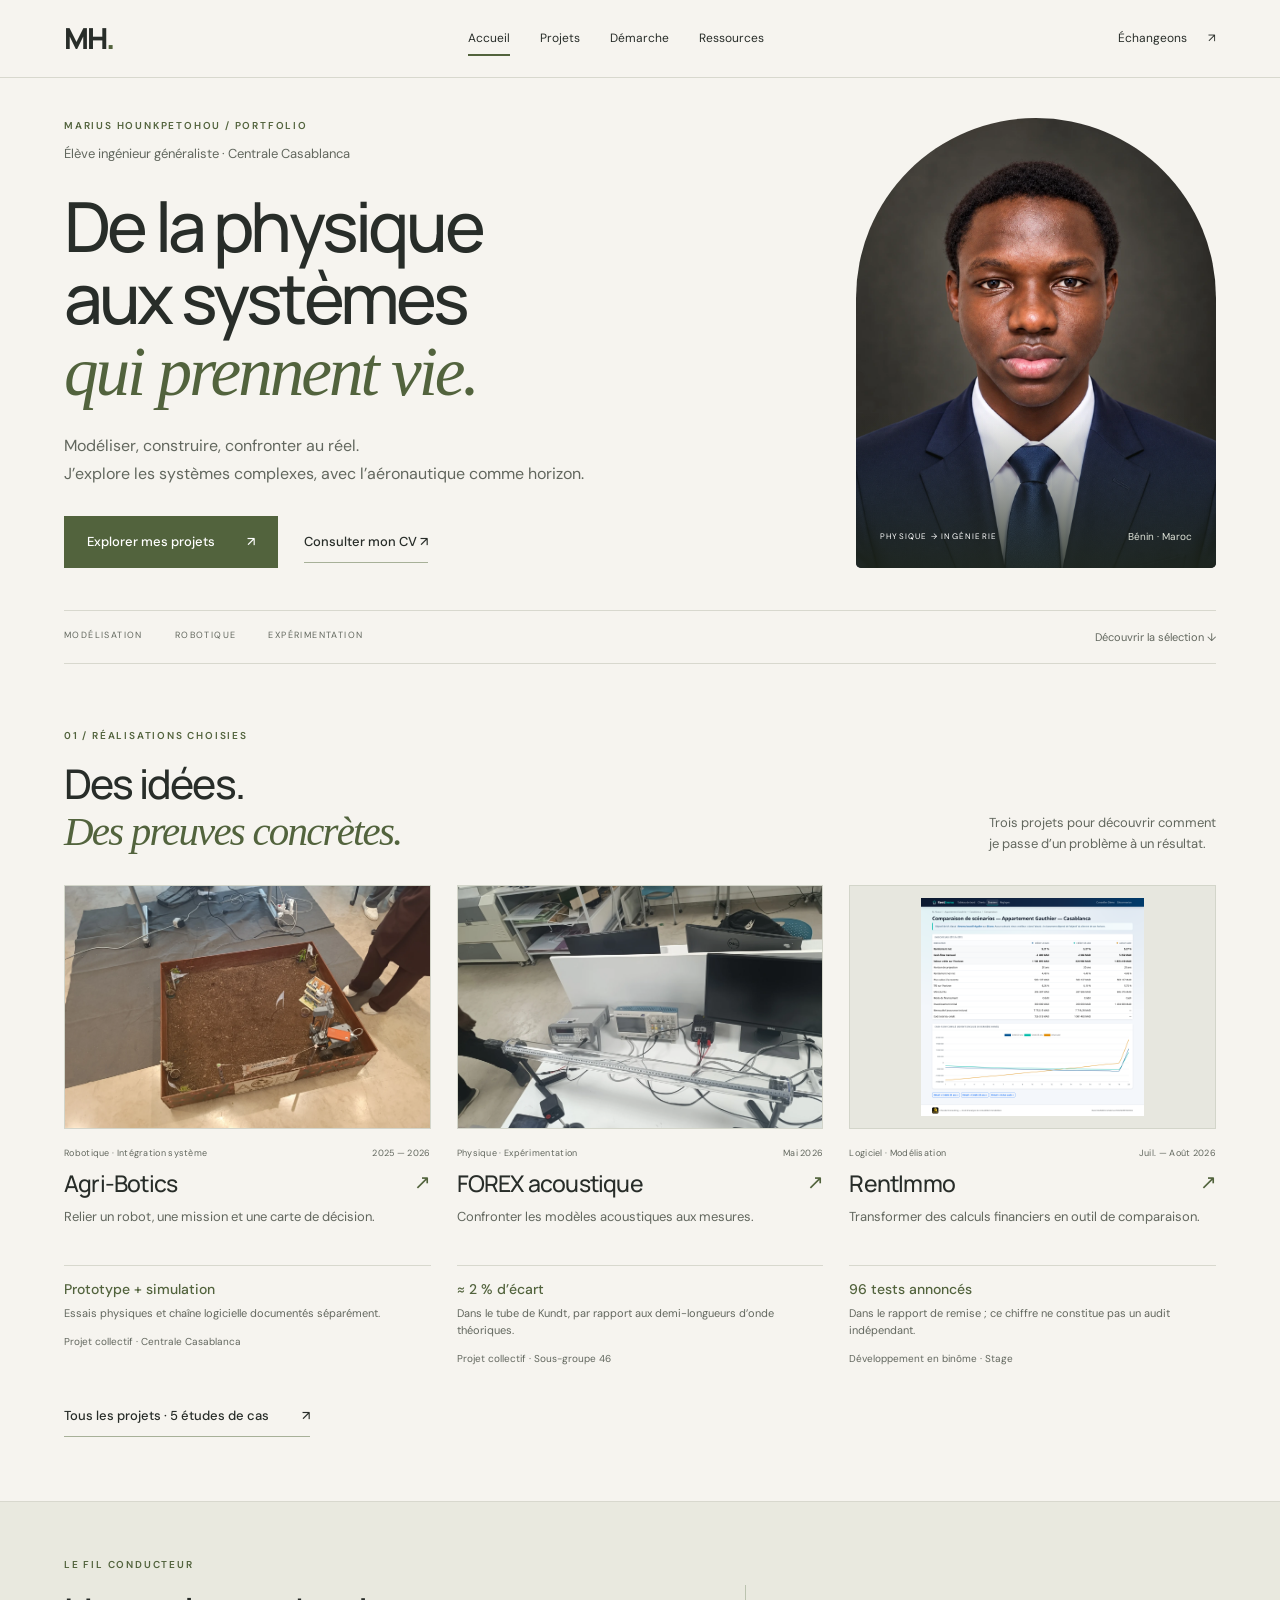
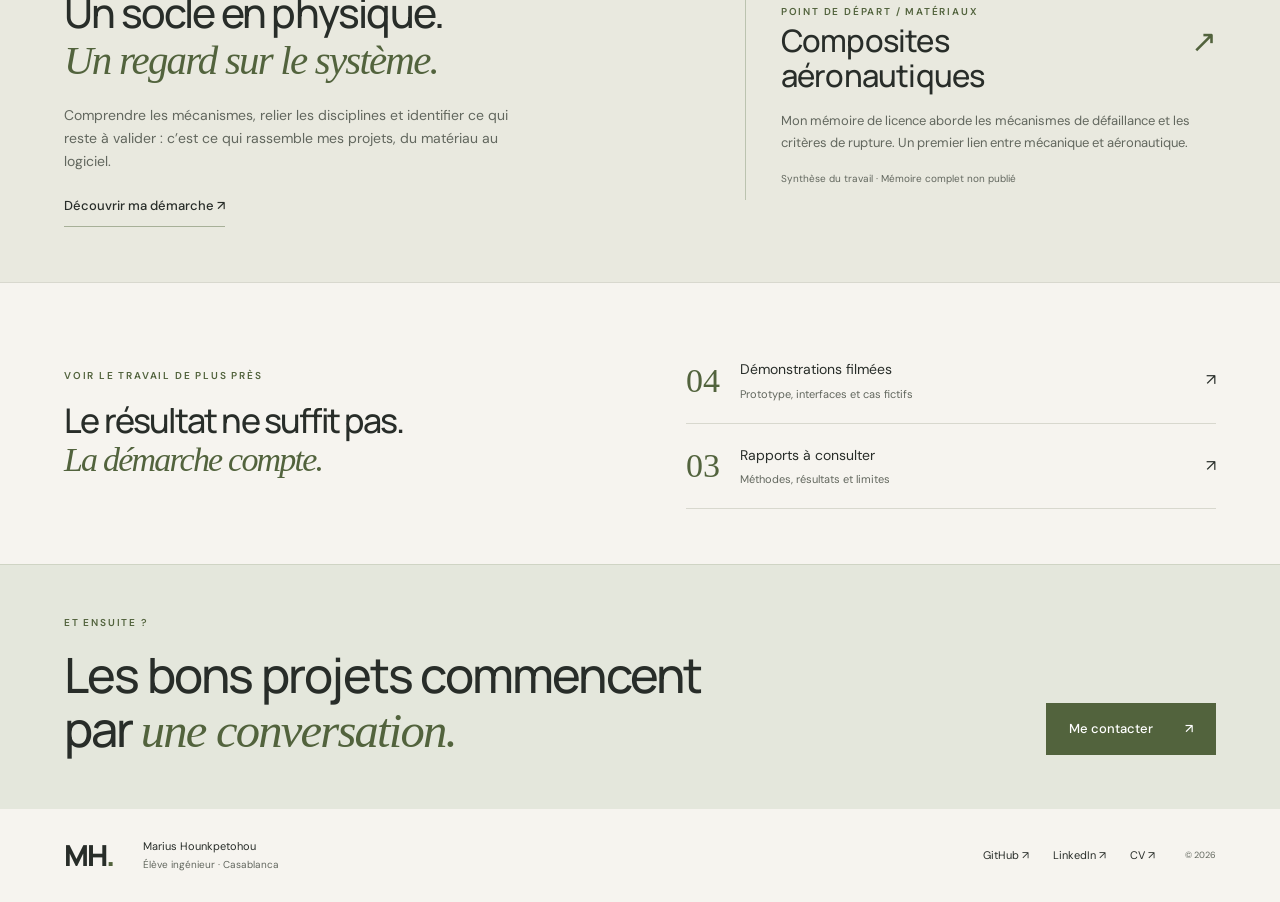
<file: index.html>
<!doctype html>
<html lang="fr"><head><meta charset="utf-8"><meta name="viewport" content="width=device-width,initial-scale=1"><meta name="theme-color" content="#f6f4ef"><meta name="description" content="Marius Hounkpetohou, élève ingénieur à Centrale Casablanca. Modélisation, robotique et expérimentation : projets, résultats et documents."><title>Ingénierie, du modèle au réel · Marius Hounkpetohou</title><link rel="icon" href="assets/favicon.svg"><link rel="stylesheet" href="style.css"><script src="app.js" defer></script><script src="wing.js" defer></script></head><body><a class="skip" href="#contenu">Aller au contenu</a><header class="site-header"><a class="brand" href="index.html" aria-label="Marius Hounkpetohou, accueil">MH<span>.</span></a><nav aria-label="Navigation principale"><a href="index.html" aria-current="page">Accueil</a><a href="projets.html">Projets</a><a href="demarche.html">Démarche</a><a href="ressources.html">Ressources</a></nav><a class="nav-contact" href="mailto:mariusstevensdechede.hounkpeto@centrale-casablanca.ma">Échangeons <span aria-hidden="true">↗</span></a></header><main id="contenu"><section class="wrap hero"><div class="hero-copy"><p class="eyebrow">MARIUS HOUNKPETOHOU / PORTFOLIO</p><p class="hero-role">Élève ingénieur généraliste · Centrale Casablanca</p><h1>De la physique<br>aux systèmes<br><em>qui prennent vie.</em></h1><p class="intro">Modéliser, construire, confronter au réel.<br>J’explore les systèmes complexes, avec l’aéronautique comme horizon.</p><div class="hero-actions"><a class="button" href="projets.html">Explorer mes projets <span aria-hidden="true">↗</span></a><a class="text-link" href="assets/Forum_CV.pdf" target="_blank" rel="noopener">Consulter mon CV ↗</a></div></div><figure class="portrait"><img src="assets/marius-portrait-pro.webp" alt="Portrait de Marius Hounkpetohou" width="1000" height="1250" fetchpriority="high"><figcaption><span>PHYSIQUE → INGÉNIERIE</span><small>Bénin · Maroc</small></figcaption></figure><div class="hero-foot"><span>MODÉLISATION</span><span>ROBOTIQUE</span><span>EXPÉRIMENTATION</span><a href="#selection">Découvrir la sélection ↓</a></div></section>
<section class="wrap selection section" id="selection"><div class="section-heading"><div><p class="eyebrow">01 / RÉALISATIONS CHOISIES</p><h2>Des idées.<br><em>Des preuves concrètes.</em></h2></div><p>Trois projets pour découvrir comment<br>je passe d’un problème à un résultat.</p></div><div class="project-grid featured"><article class="project-card" data-category="Robotique"><a href="projet-agribotics.html" class="project-image agribotics"><img src="assets/agri-prototype.webp" alt="Prototype sur la parcelle de démonstration." loading="lazy" width="800" height="540"><span class="image-action" aria-hidden="true">Explorer ↗</span></a><div class="project-meta"><span>Robotique · Intégration système</span><time>2025 — 2026</time></div><h3><a href="projet-agribotics.html">Agri-Botics <span aria-hidden="true">↗</span></a></h3><p>Relier un robot, une mission et une carte de décision.</p><div class="evidence"><strong>Prototype + simulation</strong><span>Essais physiques et chaîne logicielle documentés séparément.</span></div><small class="collaboration">Projet collectif · Centrale Casablanca</small></article><article class="project-card" data-category="Recherche"><a href="projet-forex.html" class="project-image forex"><img src="assets/acoustique-labo.webp" alt="Montage expérimental en laboratoire." loading="lazy" width="800" height="540"><span class="image-action" aria-hidden="true">Explorer ↗</span></a><div class="project-meta"><span>Physique · Expérimentation</span><time>Mai 2026</time></div><h3><a href="projet-forex.html">FOREX acoustique <span aria-hidden="true">↗</span></a></h3><p>Confronter les modèles acoustiques aux mesures.</p><div class="evidence"><strong>≈ 2 % d’écart</strong><span>Dans le tube de Kundt, par rapport aux demi-longueurs d’onde théoriques.</span></div><small class="collaboration">Projet collectif · Sous-groupe 46</small></article><article class="project-card" data-category="Développement"><a href="projet-rentimmo.html" class="project-image rentimmo"><img src="assets/rentimmo.png" alt="Comparaison de scénarios dans le jeu de démonstration RentImmo." loading="lazy" width="800" height="540"><span class="image-action" aria-hidden="true">Explorer ↗</span></a><div class="project-meta"><span>Logiciel · Modélisation</span><time>Juil. — Août 2026</time></div><h3><a href="projet-rentimmo.html">RentImmo <span aria-hidden="true">↗</span></a></h3><p>Transformer des calculs financiers en outil de comparaison.</p><div class="evidence"><strong>96 tests annoncés</strong><span>Dans le rapport de remise ; ce chiffre ne constitue pas un audit indépendant.</span></div><small class="collaboration">Développement en binôme · Stage</small></article></div><a class="text-link all-projects" href="projets.html">Tous les projets · 5 études de cas <span>↗</span></a></section>
<section class="origin-band"><div class="wrap origin"><div><p class="eyebrow">LE FIL CONDUCTEUR</p><h2>Un socle en physique.<br><em>Un regard sur le système.</em></h2><p>Comprendre les mécanismes, relier les disciplines et identifier ce qui reste à valider : c’est ce qui rassemble mes projets, du matériau au logiciel.</p><a class="text-link" href="demarche.html">Découvrir ma démarche ↗</a></div><a class="memoir" href="projet-composites.html"><span class="eyebrow">POINT DE DÉPART / MATÉRIAUX</span><h3>Composites<br>aéronautiques <span>↗</span></h3><p>Mon mémoire de licence aborde les mécanismes de défaillance et les critères de rupture. Un premier lien entre mécanique et aéronautique.</p><small>Synthèse du travail · Mémoire complet non publié</small></a></div></section>
<section class="wrap access-strip"><div><p class="eyebrow">VOIR LE TRAVAIL DE PLUS PRÈS</p><h2>Le résultat ne suffit pas.<br><em>La démarche compte.</em></h2></div><div><a href="ressources.html#films"><strong>04</strong><span>Démonstrations filmées<small>Prototype, interfaces et cas fictifs</small></span><b>↗</b></a><a href="ressources.html#documents"><strong>03</strong><span>Rapports à consulter<small>Méthodes, résultats et limites</small></span><b>↗</b></a></div></section><section class="contact-band"><div class="wrap"><p class="eyebrow">ET ENSUITE ?</p><h2>Les bons projets commencent<br>par <em>une conversation.</em></h2><a class="button" href="mailto:mariusstevensdechede.hounkpeto@centrale-casablanca.ma">Me contacter <span aria-hidden="true">↗</span></a></div></section></main><footer class="wrap site-footer"><a class="brand" href="index.html">MH<span>.</span></a><p>Marius Hounkpetohou<br><span>Élève ingénieur · Casablanca</span></p><div><a href="https://github.com/Mavens06" target="_blank" rel="noopener">GitHub ↗</a><a href="https://www.linkedin.com/in/marius-hounkpetohou/" target="_blank" rel="noopener">LinkedIn ↗</a><a href="assets/Forum_CV.pdf" target="_blank" rel="noopener">CV ↗</a></div><small>© 2026</small></footer><dialog class="lightbox" aria-label="Image du projet en grand"><button class="close-lightbox" aria-label="Fermer l’image">Fermer ×</button><img alt=""><p></p></dialog></body></html>
</file>
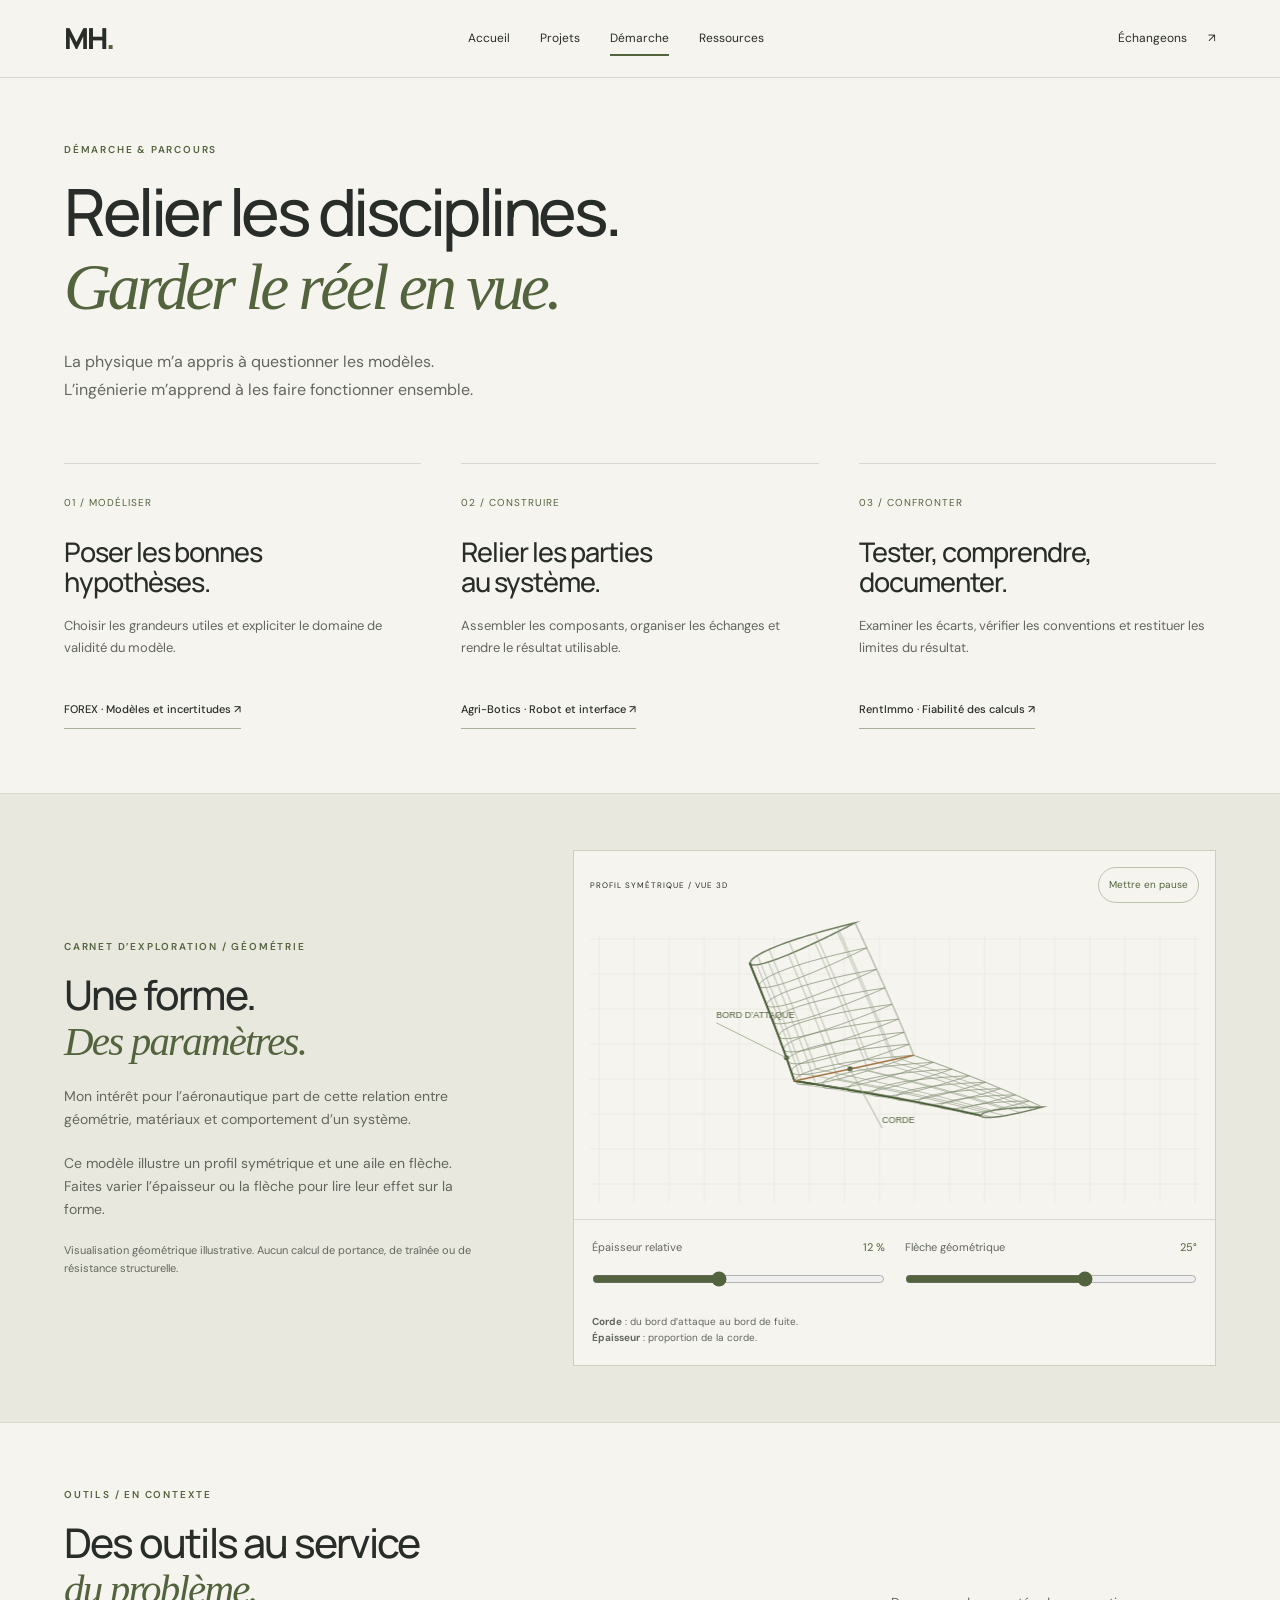
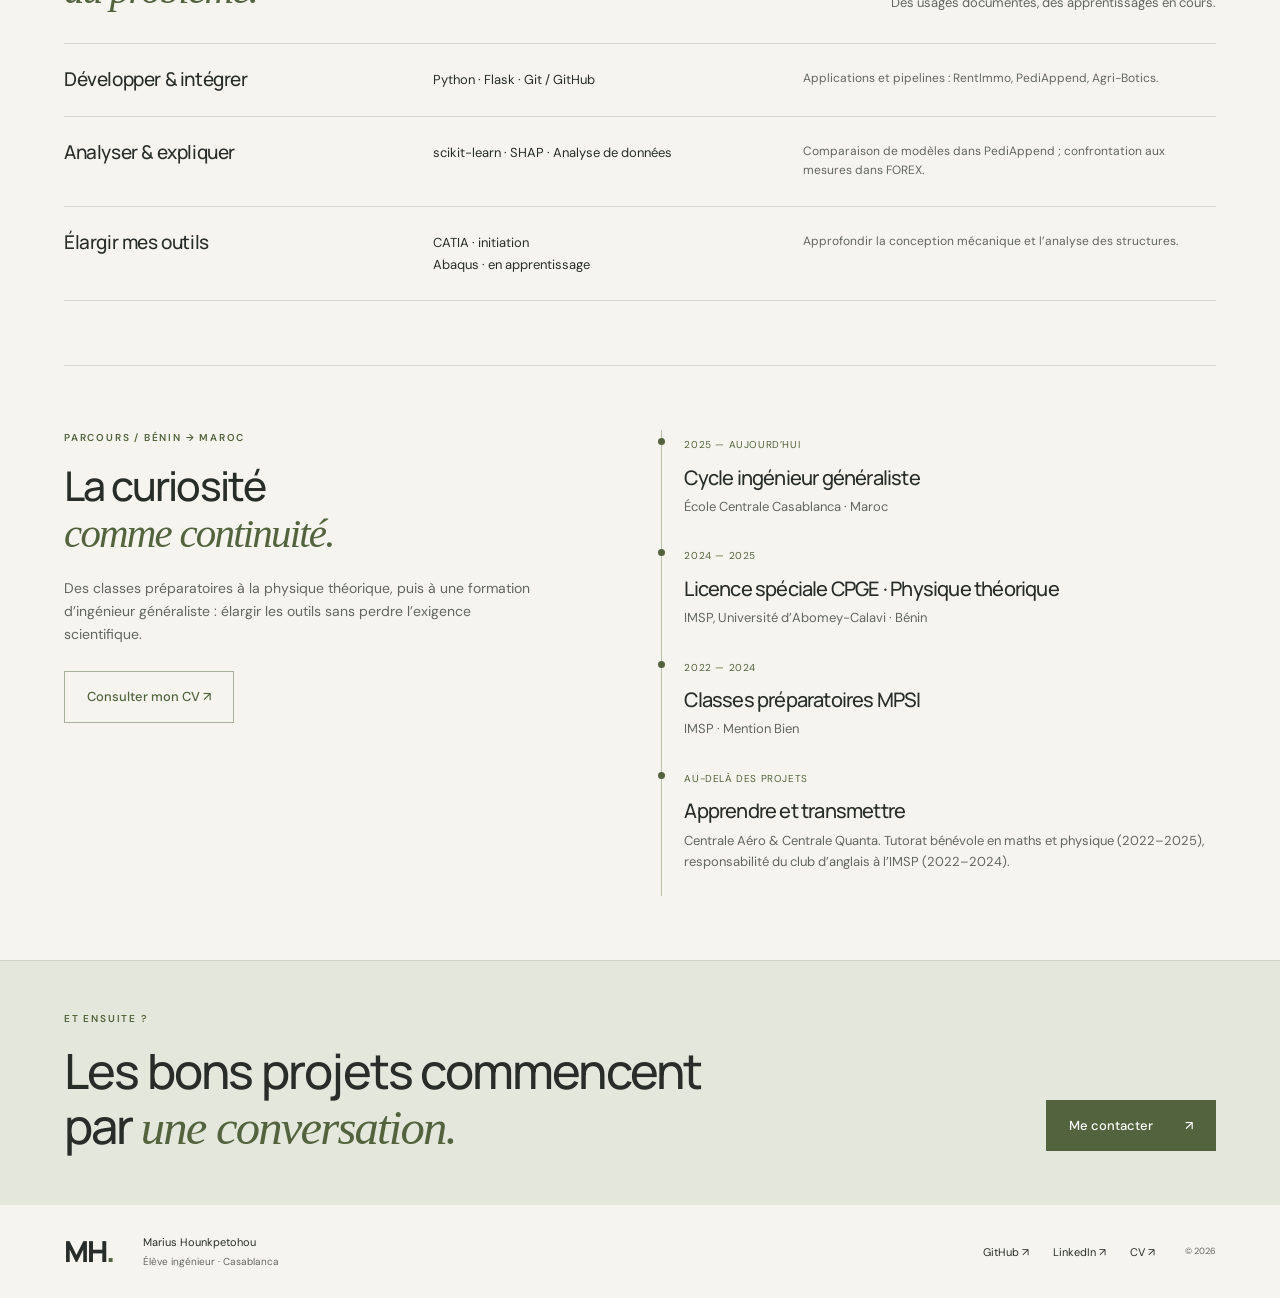
<file: demarche.html>
<!doctype html>
<html lang="fr"><head><meta charset="utf-8"><meta name="viewport" content="width=device-width,initial-scale=1"><meta name="theme-color" content="#f6f4ef"><meta name="description" content="Marius Hounkpetohou, élève ingénieur à Centrale Casablanca. Modélisation, robotique et expérimentation : projets, résultats et documents."><title>Démarche &amp; parcours · Marius Hounkpetohou</title><link rel="icon" href="assets/favicon.svg"><link rel="stylesheet" href="style.css"><script src="app.js" defer></script><script src="wing.js" defer></script></head><body><a class="skip" href="#contenu">Aller au contenu</a><header class="site-header"><a class="brand" href="index.html" aria-label="Marius Hounkpetohou, accueil">MH<span>.</span></a><nav aria-label="Navigation principale"><a href="index.html">Accueil</a><a href="projets.html">Projets</a><a href="demarche.html" aria-current="page">Démarche</a><a href="ressources.html">Ressources</a></nav><a class="nav-contact" href="mailto:mariusstevensdechede.hounkpeto@centrale-casablanca.ma">Échangeons <span aria-hidden="true">↗</span></a></header><main id="contenu"><section class="wrap page-intro"><p class="eyebrow">DÉMARCHE & PARCOURS</p><h1>Relier les disciplines.<br><em>Garder le réel en vue.</em></h1><p class="intro">La physique m’a appris à questionner les modèles.<br>L’ingénierie m’apprend à les faire fonctionner ensemble.</p></section><section class="wrap methods section"><article><span class="step">01 / MODÉLISER</span><h2>Poser les bonnes<br>hypothèses.</h2><p>Choisir les grandeurs utiles et expliciter le domaine de validité du modèle.</p><a class="text-link" href="projet-forex.html">FOREX · Modèles et incertitudes ↗</a></article><article><span class="step">02 / CONSTRUIRE</span><h2>Relier les parties<br>au système.</h2><p>Assembler les composants, organiser les échanges et rendre le résultat utilisable.</p><a class="text-link" href="projet-agribotics.html">Agri-Botics · Robot et interface ↗</a></article><article><span class="step">03 / CONFRONTER</span><h2>Tester, comprendre,<br>documenter.</h2><p>Examiner les écarts, vérifier les conventions et restituer les limites du résultat.</p><a class="text-link" href="projet-rentimmo.html">RentImmo · Fiabilité des calculs ↗</a></article></section>
<section class="technical-band"><div class="wrap technical"><div><p class="eyebrow">CARNET D’EXPLORATION / GÉOMÉTRIE</p><h2>Une forme.<br><em>Des paramètres.</em></h2><p>Mon intérêt pour l’aéronautique part de cette relation entre géométrie, matériaux et comportement d’un système.</p><p>Ce modèle illustre un profil symétrique et une aile en flèche. Faites varier l’épaisseur ou la flèche pour lire leur effet sur la forme.</p><p class="caption">Visualisation géométrique illustrative. Aucun calcul de portance, de traînée ou de résistance structurelle.</p></div><div class="wing-study"><div class="study-top"><span>PROFIL SYMÉTRIQUE / VUE 3D</span><button id="motion-toggle" aria-pressed="true">Mettre en pause</button></div><canvas id="wing-canvas" role="img" aria-label="Géométrie interactive d’une aile : profils, corde et envergure"></canvas><div class="wing-controls"><label for="thickness">Épaisseur relative <output id="thickness-value">12 %</output><input id="thickness" type="range" min="6" max="20" value="12" step="1"></label><label for="sweep">Flèche géométrique <output id="sweep-value">25°</output><input id="sweep" type="range" min="0" max="40" value="25" step="1"></label></div><div class="wing-key"><span><b>Corde</b> : du bord d’attaque au bord de fuite.</span><span><b>Épaisseur</b> : proportion de la corde.</span></div></div></div></section>
<section class="wrap skills section"><div class="section-heading"><div><p class="eyebrow">OUTILS / EN CONTEXTE</p><h2>Des outils au service<br><em>du problème.</em></h2></div><p>Des usages documentés, des apprentissages en cours.</p></div><div class="skill-rows"><article><h3>Développer & intégrer</h3><p>Python · Flask · Git / GitHub</p><span>Applications et pipelines : RentImmo, PediAppend, Agri-Botics.</span></article><article><h3>Analyser & expliquer</h3><p>scikit-learn · SHAP · Analyse de données</p><span>Comparaison de modèles dans PediAppend ; confrontation aux mesures dans FOREX.</span></article><article><h3>Élargir mes outils</h3><p>CATIA · initiation<br>Abaqus · en apprentissage</p><span>Approfondir la conception mécanique et l’analyse des structures.</span></article></div></section>
<section class="wrap journey section"><div><p class="eyebrow">PARCOURS / BÉNIN → MAROC</p><h2>La curiosité<br><em>comme continuité.</em></h2><p>Des classes préparatoires à la physique théorique, puis à une formation d’ingénieur généraliste : élargir les outils sans perdre l’exigence scientifique.</p><a class="button secondary" href="assets/Forum_CV.pdf" target="_blank" rel="noopener">Consulter mon CV ↗</a></div><div class="timeline"><article><time>2025 — AUJOURD’HUI</time><h3>Cycle ingénieur généraliste</h3><p>École Centrale Casablanca · Maroc</p></article><article><time>2024 — 2025</time><h3>Licence spéciale CPGE · Physique théorique</h3><p>IMSP, Université d’Abomey-Calavi · Bénin</p></article><article><time>2022 — 2024</time><h3>Classes préparatoires MPSI</h3><p>IMSP · Mention Bien</p></article><article><time>AU-DELÀ DES PROJETS</time><h3>Apprendre et transmettre</h3><p>Centrale Aéro & Centrale Quanta. Tutorat bénévole en maths et physique (2022–2025), responsabilité du club d’anglais à l’IMSP (2022–2024).</p></article></div></section><section class="contact-band"><div class="wrap"><p class="eyebrow">ET ENSUITE ?</p><h2>Les bons projets commencent<br>par <em>une conversation.</em></h2><a class="button" href="mailto:mariusstevensdechede.hounkpeto@centrale-casablanca.ma">Me contacter <span aria-hidden="true">↗</span></a></div></section></main><footer class="wrap site-footer"><a class="brand" href="index.html">MH<span>.</span></a><p>Marius Hounkpetohou<br><span>Élève ingénieur · Casablanca</span></p><div><a href="https://github.com/Mavens06" target="_blank" rel="noopener">GitHub ↗</a><a href="https://www.linkedin.com/in/marius-hounkpetohou/" target="_blank" rel="noopener">LinkedIn ↗</a><a href="assets/Forum_CV.pdf" target="_blank" rel="noopener">CV ↗</a></div><small>© 2026</small></footer><dialog class="lightbox" aria-label="Image du projet en grand"><button class="close-lightbox" aria-label="Fermer l’image">Fermer ×</button><img alt=""><p></p></dialog></body></html>
</file>
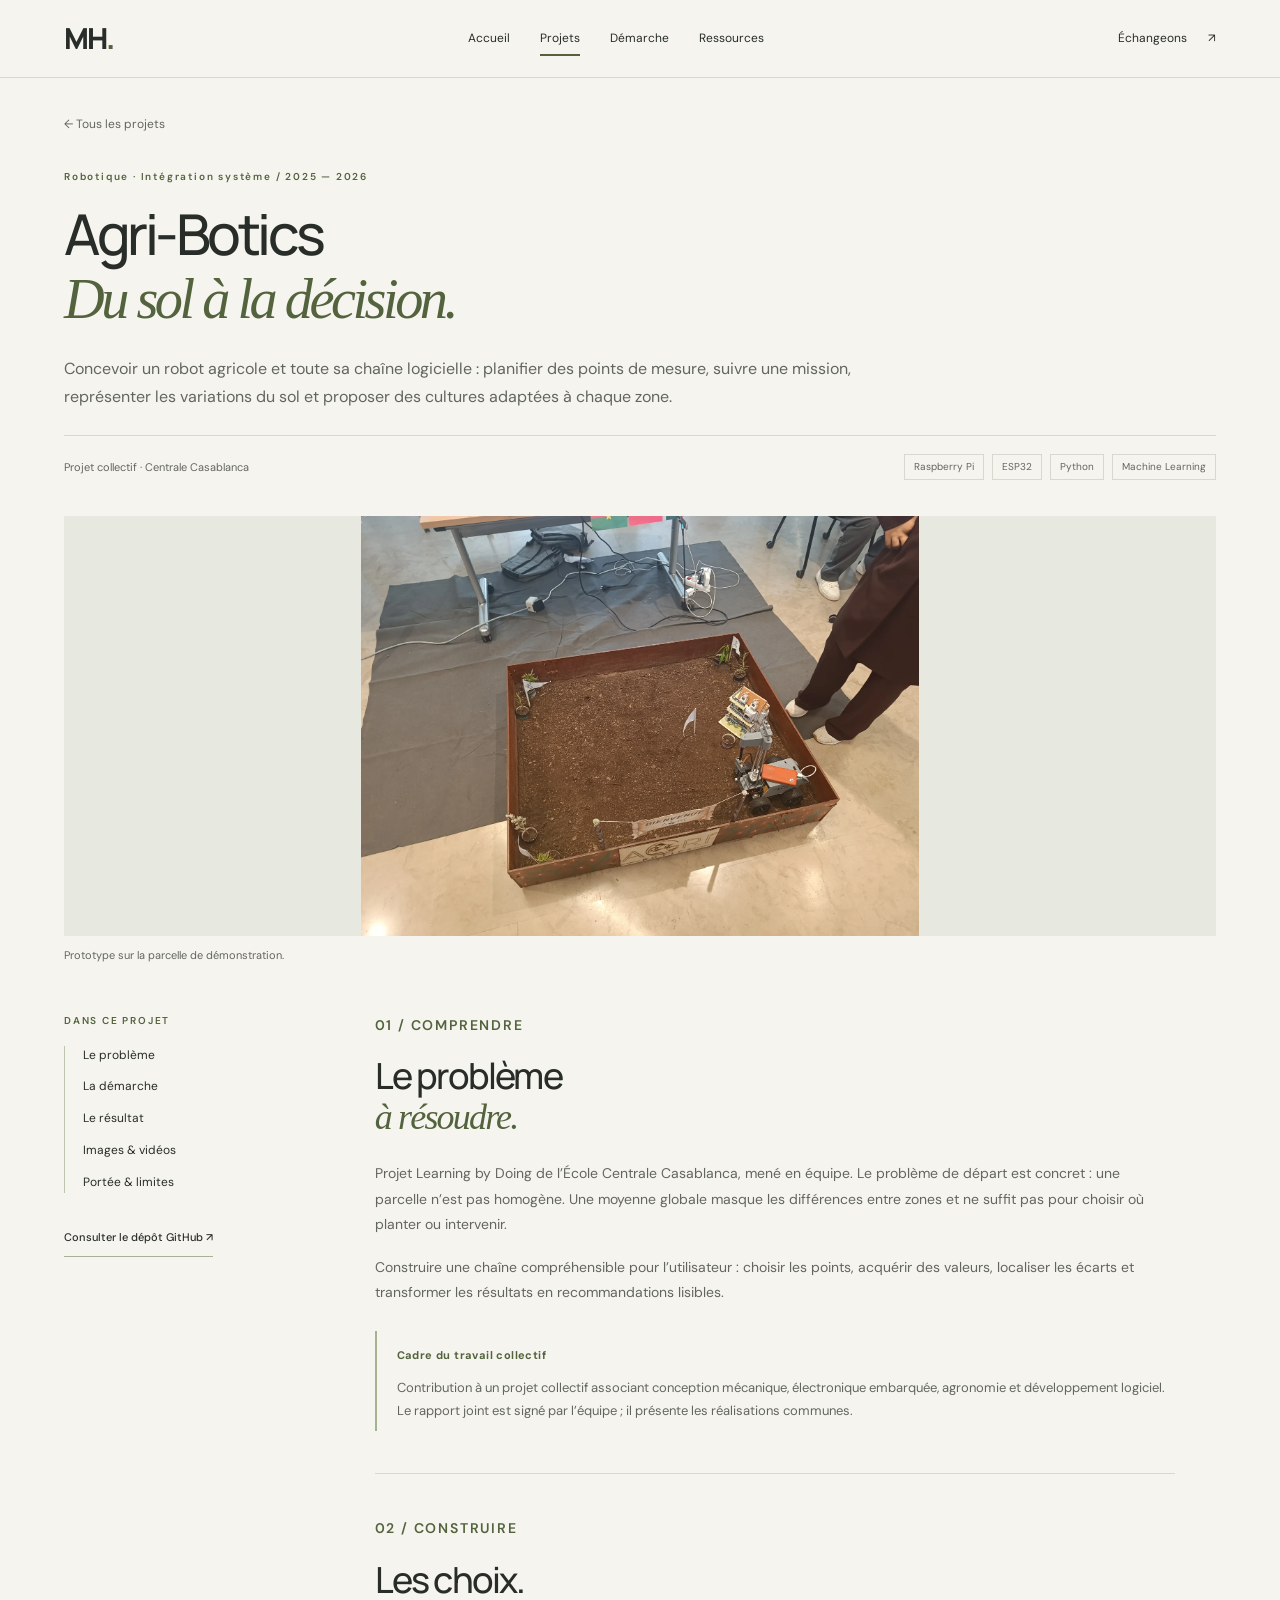
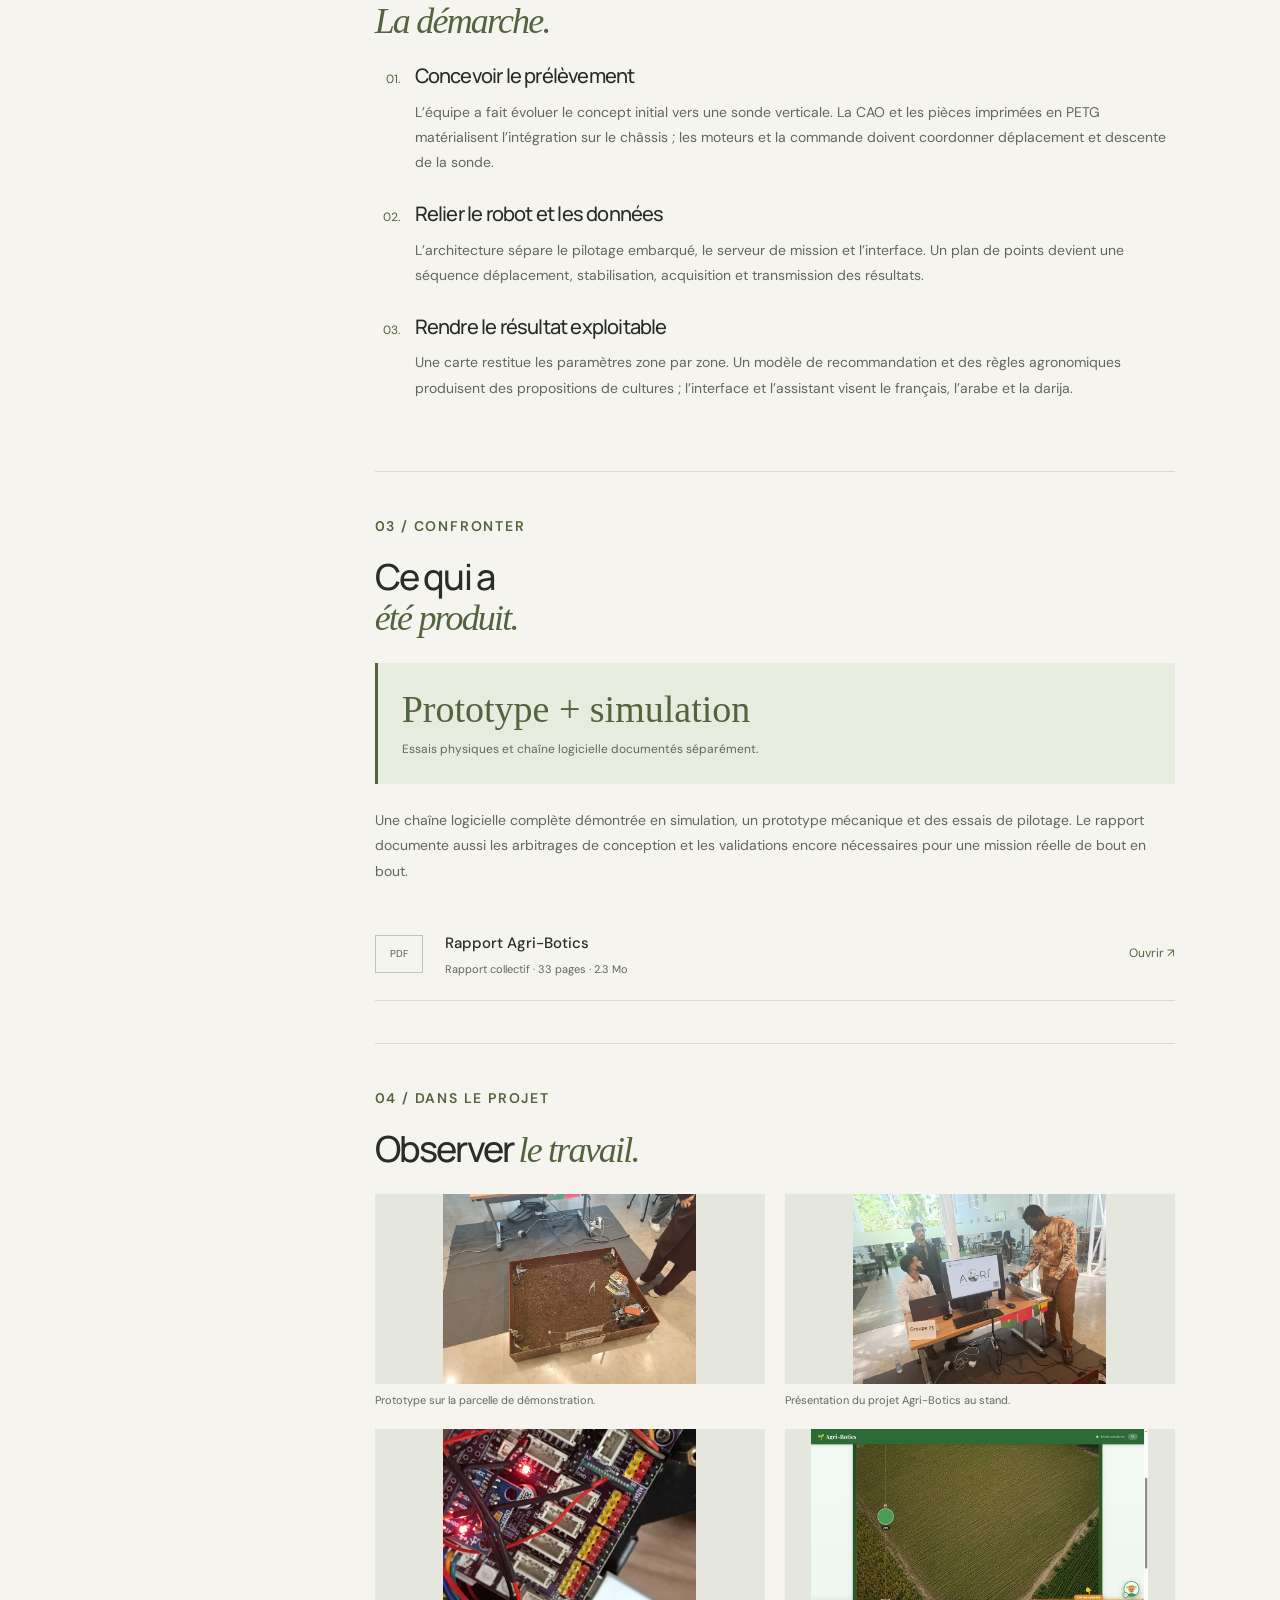
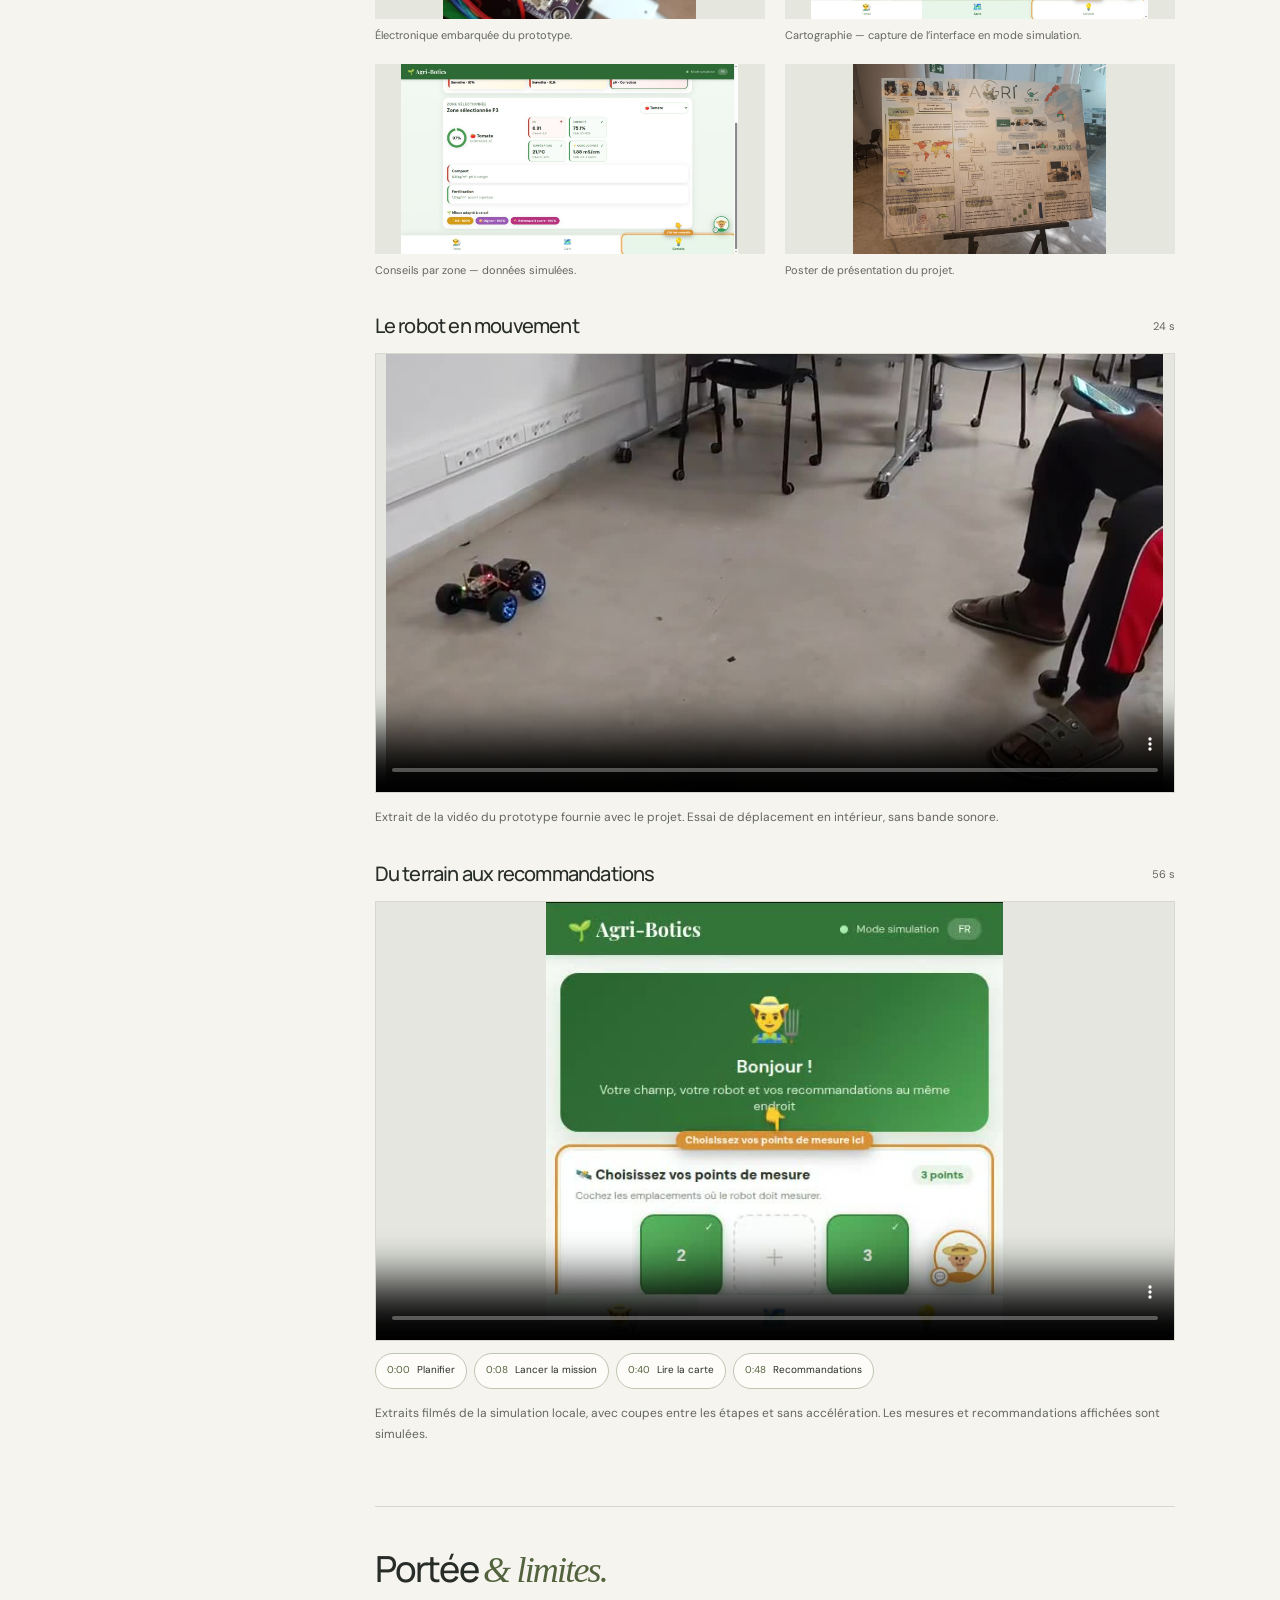
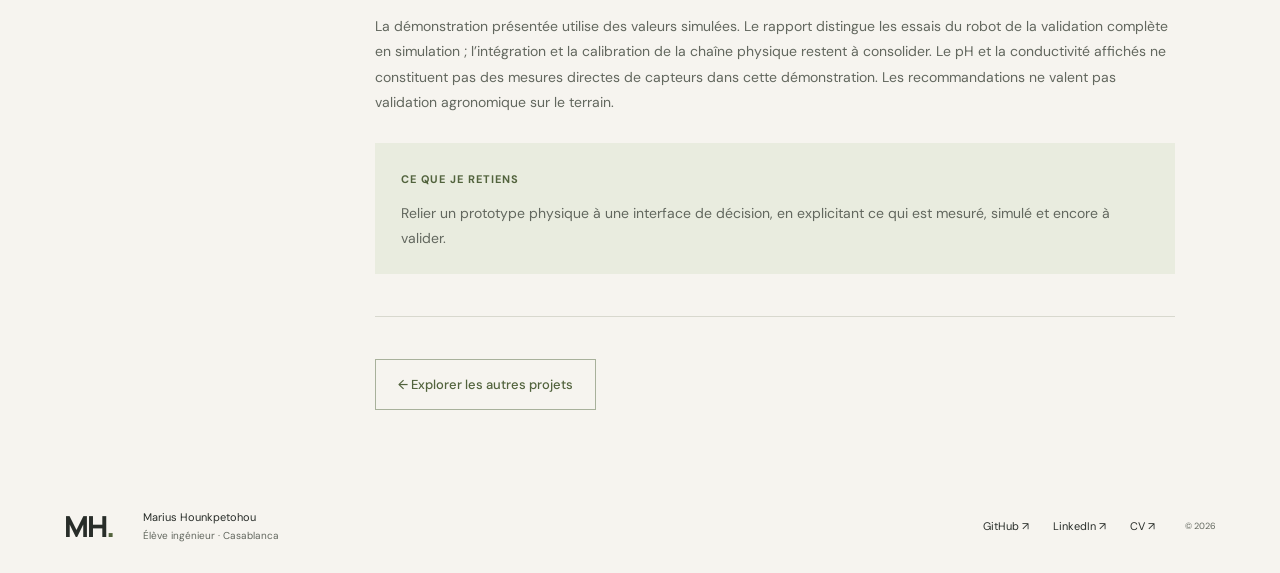
<file: projet-agribotics.html>
<!doctype html>
<html lang="fr"><head><meta charset="utf-8"><meta name="viewport" content="width=device-width,initial-scale=1"><meta name="theme-color" content="#f6f4ef"><meta name="description" content="Relier un robot, une mission et une carte de décision."><title>Agri-Botics · Marius Hounkpetohou</title><link rel="icon" href="assets/favicon.svg"><link rel="stylesheet" href="style.css"><script src="app.js" defer></script><script src="wing.js" defer></script></head><body><a class="skip" href="#contenu">Aller au contenu</a><header class="site-header"><a class="brand" href="index.html" aria-label="Marius Hounkpetohou, accueil">MH<span>.</span></a><nav aria-label="Navigation principale"><a href="index.html">Accueil</a><a href="projets.html" aria-current="page">Projets</a><a href="demarche.html">Démarche</a><a href="ressources.html">Ressources</a></nav><a class="nav-contact" href="mailto:mariusstevensdechede.hounkpeto@centrale-casablanca.ma">Échangeons <span aria-hidden="true">↗</span></a></header><main id="contenu"><section class="wrap case-intro"><a class="back-link" href="projets.html">← Tous les projets</a><p class="eyebrow">Robotique · Intégration système / 2025 — 2026</p><h1>Agri-Botics<br><em>Du sol à la décision.</em></h1><p class="intro">Concevoir un robot agricole et toute sa chaîne logicielle : planifier des points de mesure, suivre une mission, représenter les variations du sol et proposer des cultures adaptées à chaque zone.</p><div class="case-meta"><span>Projet collectif · Centrale Casablanca</span><div class="tags"><span>Raspberry Pi</span><span>ESP32</span><span>Python</span><span>Machine Learning</span></div></div></section><div class="wrap"><figure class="case-hero"><img src="assets/agri-prototype.webp" alt="Prototype sur la parcelle de démonstration." width="1200" height="700"><figcaption>Prototype sur la parcelle de démonstration.</figcaption></figure></div><div class="wrap case-layout"><aside class="case-aside"><p class="eyebrow">DANS CE PROJET</p><nav aria-label="Sommaire du projet"><a href="#contexte">Le problème</a><a href="#demarche">La démarche</a><a href="#resultat">Le résultat</a><a href="#medias">Images & vidéos</a><a href="#limites">Portée & limites</a></nav><a class="text-link" href="https://github.com/Mavens06/agri-botics-g23" target="_blank" rel="noopener">Consulter le dépôt GitHub ↗</a></aside><article class="case-body"><section id="contexte"><p class="eyebrow">01 / COMPRENDRE</p><h2>Le problème<br><em>à résoudre.</em></h2><p>Projet Learning by Doing de l’École Centrale Casablanca, mené en équipe. Le problème de départ est concret : une parcelle n’est pas homogène. Une moyenne globale masque les différences entre zones et ne suffit pas pour choisir où planter ou intervenir.</p><p>Construire une chaîne compréhensible pour l’utilisateur : choisir les points, acquérir des valeurs, localiser les écarts et transformer les résultats en recommandations lisibles.</p><div class="context-note"><strong>Cadre du travail collectif</strong><p>Contribution à un projet collectif associant conception mécanique, électronique embarquée, agronomie et développement logiciel. Le rapport joint est signé par l’équipe ; il présente les réalisations communes.</p></div></section><section id="demarche"><p class="eyebrow">02 / CONSTRUIRE</p><h2>Les choix.<br><em>La démarche.</em></h2><ol class="case-steps"><li><h3>Concevoir le prélèvement</h3><p>L’équipe a fait évoluer le concept initial vers une sonde verticale. La CAO et les pièces imprimées en PETG matérialisent l’intégration sur le châssis ; les moteurs et la commande doivent coordonner déplacement et descente de la sonde.</p></li><li><h3>Relier le robot et les données</h3><p>L’architecture sépare le pilotage embarqué, le serveur de mission et l’interface. Un plan de points devient une séquence déplacement, stabilisation, acquisition et transmission des résultats.</p></li><li><h3>Rendre le résultat exploitable</h3><p>Une carte restitue les paramètres zone par zone. Un modèle de recommandation et des règles agronomiques produisent des propositions de cultures ; l’interface et l’assistant visent le français, l’arabe et la darija.</p></li></ol></section><section id="resultat"><p class="eyebrow">03 / CONFRONTER</p><h2>Ce qui a<br><em>été produit.</em></h2><div class="result-highlight"><strong>Prototype + simulation</strong><p>Essais physiques et chaîne logicielle documentés séparément.</p></div><p>Une chaîne logicielle complète démontrée en simulation, un prototype mécanique et des essais de pilotage. Le rapport documente aussi les arbitrages de conception et les validations encore nécessaires pour une mission réelle de bout en bout.</p><a class="document-row" href="assets/rapport-agribotics.pdf" target="_blank" rel="noopener"><span class="doc-type">PDF</span><span><strong>Rapport Agri-Botics</strong><small>Rapport collectif · 33 pages · 2.3 Mo</small></span><span class="doc-open">Ouvrir ↗</span></a></section><section id="medias"><p class="eyebrow">04 / DANS LE PROJET</p><h2>Observer <em>le travail.</em></h2><div class="gallery-grid"><button class="gallery-item" data-zoom="assets/agri-prototype.webp" data-caption="Prototype sur la parcelle de démonstration." aria-label="Agrandir : Prototype sur la parcelle de démonstration."><img src="assets/agri-prototype.webp" alt="Prototype sur la parcelle de démonstration." loading="lazy"><span>Prototype sur la parcelle de démonstration.</span></button><button class="gallery-item" data-zoom="assets/agri-stand.webp" data-caption="Présentation du projet Agri-Botics au stand." aria-label="Agrandir : Présentation du projet Agri-Botics au stand."><img src="assets/agri-stand.webp" alt="Présentation du projet Agri-Botics au stand." loading="lazy"><span>Présentation du projet Agri-Botics au stand.</span></button><button class="gallery-item" data-zoom="assets/agri-electronique.webp" data-caption="Électronique embarquée du prototype." aria-label="Agrandir : Électronique embarquée du prototype."><img src="assets/agri-electronique.webp" alt="Électronique embarquée du prototype." loading="lazy"><span>Électronique embarquée du prototype.</span></button><button class="gallery-item" data-zoom="assets/agribotics-carte.jpg" data-caption="Cartographie — capture de l’interface en mode simulation." aria-label="Agrandir : Cartographie — capture de l’interface en mode simulation."><img src="assets/agribotics-carte.jpg" alt="Cartographie — capture de l’interface en mode simulation." loading="lazy"><span>Cartographie — capture de l’interface en mode simulation.</span></button><button class="gallery-item" data-zoom="assets/agribotics-conseils.jpg" data-caption="Conseils par zone — données simulées." aria-label="Agrandir : Conseils par zone — données simulées."><img src="assets/agribotics-conseils.jpg" alt="Conseils par zone — données simulées." loading="lazy"><span>Conseils par zone — données simulées.</span></button><button class="gallery-item" data-zoom="assets/agri-poster.webp" data-caption="Poster de présentation du projet." aria-label="Agrandir : Poster de présentation du projet."><img src="assets/agri-poster.webp" alt="Poster de présentation du projet." loading="lazy"><span>Poster de présentation du projet.</span></button></div><section class="film"><div class="film-heading"><h3>Le robot en mouvement</h3><span>24 s</span></div><video controls playsinline crossorigin="anonymous" preload="none" poster="assets/agribotics-robot-poster.jpg" aria-label="Le robot en mouvement"><source src="assets/agribotics-robot.webm" type="video/webm"><a href="assets/agribotics-robot.webm">Ouvrir la vidéo</a></video><div class="chapters"></div><p class="caption">Extrait de la vidéo du prototype fournie avec le projet. Essai de déplacement en intérieur, sans bande sonore.</p></section><section class="film"><div class="film-heading"><h3>Du terrain aux recommandations</h3><span>56 s</span></div><video controls playsinline crossorigin="anonymous" preload="none" poster="assets/agri-film-v2.jpg" aria-label="Du terrain aux recommandations"><source src="assets/agri-film-v2.mp4" type="video/mp4"><track src="assets/agri-film-v2.vtt" kind="captions" srclang="fr" label="Français" default><a href="assets/agri-film-v2.mp4">Ouvrir la vidéo</a></video><div class="chapters"><button type="button" data-seek="0"><time>0:00</time> Planifier</button><button type="button" data-seek="8"><time>0:08</time> Lancer la mission</button><button type="button" data-seek="40"><time>0:40</time> Lire la carte</button><button type="button" data-seek="48"><time>0:48</time> Recommandations</button></div><p class="caption">Extraits filmés de la simulation locale, avec coupes entre les étapes et sans accélération. Les mesures et recommandations affichées sont simulées.</p></section></section><section id="limites"><h2>Portée <em>& limites.</em></h2><p>La démonstration présentée utilise des valeurs simulées. Le rapport distingue les essais du robot de la validation complète en simulation ; l’intégration et la calibration de la chaîne physique restent à consolider. Le pH et la conductivité affichés ne constituent pas des mesures directes de capteurs dans cette démonstration. Les recommandations ne valent pas validation agronomique sur le terrain.</p><aside class="takeaway"><strong>Ce que je retiens</strong><p>Relier un prototype physique à une interface de décision, en explicitant ce qui est mesuré, simulé et encore à valider.</p></aside></section><a class="button secondary" href="projets.html">← Explorer les autres projets</a></article></div></main><footer class="wrap site-footer"><a class="brand" href="index.html">MH<span>.</span></a><p>Marius Hounkpetohou<br><span>Élève ingénieur · Casablanca</span></p><div><a href="https://github.com/Mavens06" target="_blank" rel="noopener">GitHub ↗</a><a href="https://www.linkedin.com/in/marius-hounkpetohou/" target="_blank" rel="noopener">LinkedIn ↗</a><a href="assets/Forum_CV.pdf" target="_blank" rel="noopener">CV ↗</a></div><small>© 2026</small></footer><dialog class="lightbox" aria-label="Image du projet en grand"><button class="close-lightbox" aria-label="Fermer l’image">Fermer ×</button><img alt=""><p></p></dialog></body></html>
</file>
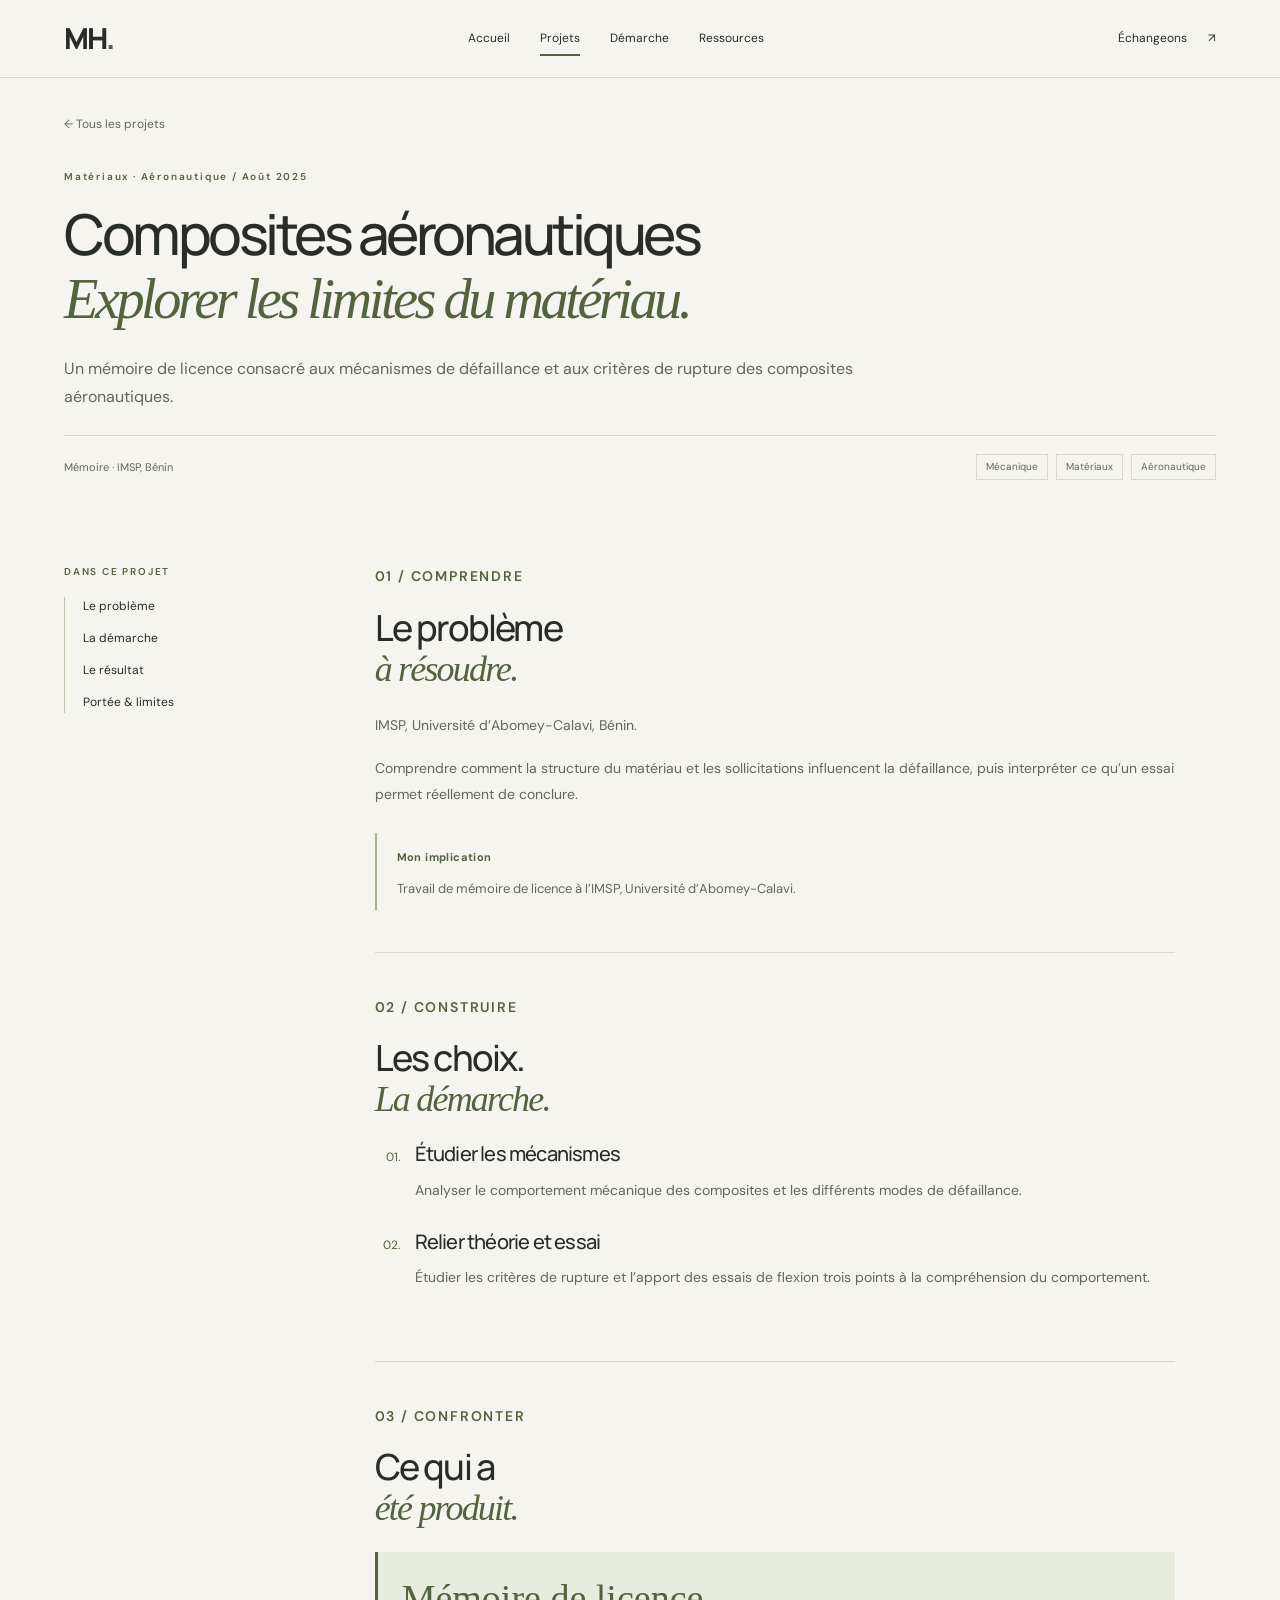
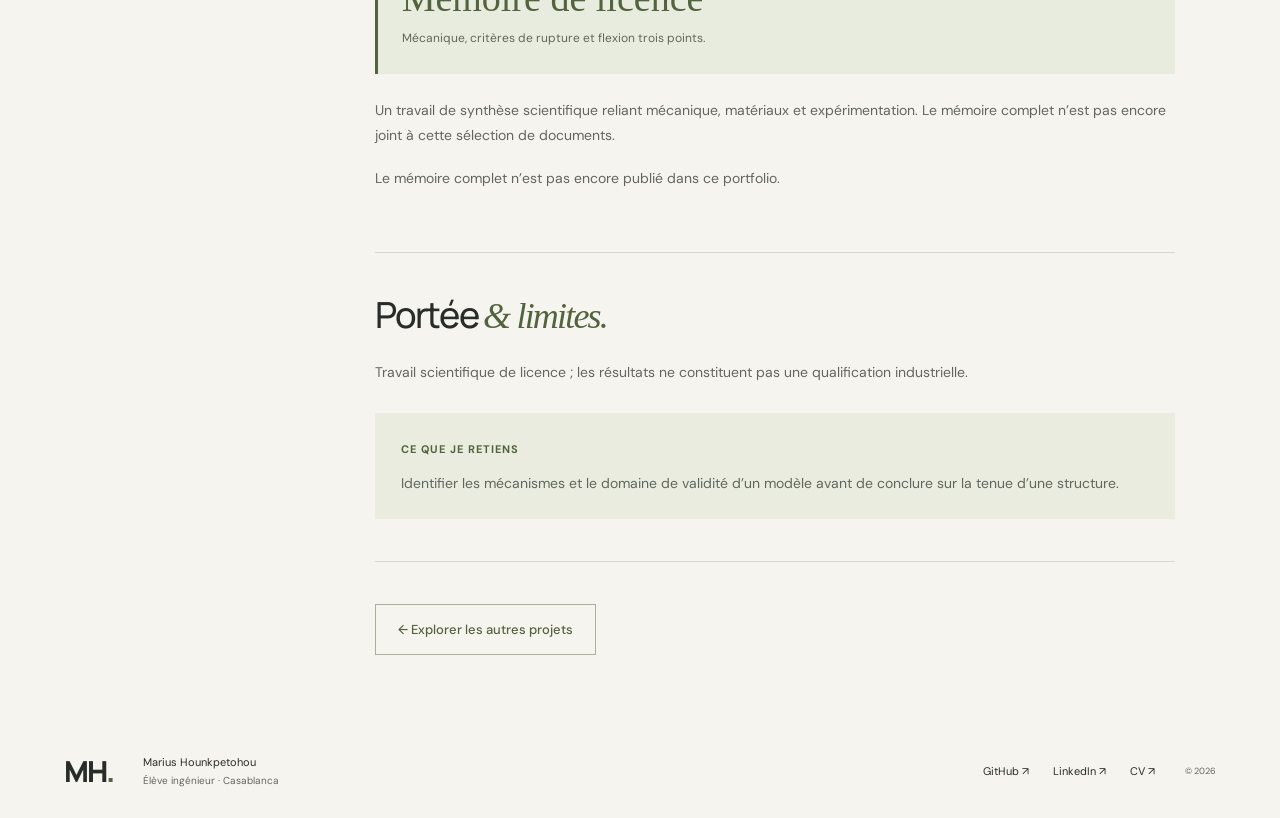
<file: projet-composites.html>
<!doctype html>
<html lang="fr"><head><meta charset="utf-8"><meta name="viewport" content="width=device-width,initial-scale=1"><meta name="theme-color" content="#f6f4ef"><meta name="description" content="Étudier les mécanismes de rupture des composites."><title>Composites aéronautiques · Marius Hounkpetohou</title><link rel="icon" href="assets/favicon.svg"><link rel="stylesheet" href="style.css"><script src="app.js" defer></script><script src="wing.js" defer></script></head><body><a class="skip" href="#contenu">Aller au contenu</a><header class="site-header"><a class="brand" href="index.html" aria-label="Marius Hounkpetohou, accueil">MH<span>.</span></a><nav aria-label="Navigation principale"><a href="index.html">Accueil</a><a href="projets.html" aria-current="page">Projets</a><a href="demarche.html">Démarche</a><a href="ressources.html">Ressources</a></nav><a class="nav-contact" href="mailto:mariusstevensdechede.hounkpeto@centrale-casablanca.ma">Échangeons <span aria-hidden="true">↗</span></a></header><main id="contenu"><section class="wrap case-intro"><a class="back-link" href="projets.html">← Tous les projets</a><p class="eyebrow">Matériaux · Aéronautique / Août 2025</p><h1>Composites aéronautiques<br><em>Explorer les limites du matériau.</em></h1><p class="intro">Un mémoire de licence consacré aux mécanismes de défaillance et aux critères de rupture des composites aéronautiques.</p><div class="case-meta"><span>Mémoire · IMSP, Bénin</span><div class="tags"><span>Mécanique</span><span>Matériaux</span><span>Aéronautique</span></div></div></section><div class="wrap"></div><div class="wrap case-layout"><aside class="case-aside"><p class="eyebrow">DANS CE PROJET</p><nav aria-label="Sommaire du projet"><a href="#contexte">Le problème</a><a href="#demarche">La démarche</a><a href="#resultat">Le résultat</a><a href="#limites">Portée & limites</a></nav></aside><article class="case-body"><section id="contexte"><p class="eyebrow">01 / COMPRENDRE</p><h2>Le problème<br><em>à résoudre.</em></h2><p>IMSP, Université d’Abomey-Calavi, Bénin.</p><p>Comprendre comment la structure du matériau et les sollicitations influencent la défaillance, puis interpréter ce qu’un essai permet réellement de conclure.</p><div class="context-note"><strong>Mon implication</strong><p>Travail de mémoire de licence à l’IMSP, Université d’Abomey-Calavi.</p></div></section><section id="demarche"><p class="eyebrow">02 / CONSTRUIRE</p><h2>Les choix.<br><em>La démarche.</em></h2><ol class="case-steps"><li><h3>Étudier les mécanismes</h3><p>Analyser le comportement mécanique des composites et les différents modes de défaillance.</p></li><li><h3>Relier théorie et essai</h3><p>Étudier les critères de rupture et l’apport des essais de flexion trois points à la compréhension du comportement.</p></li></ol></section><section id="resultat"><p class="eyebrow">03 / CONFRONTER</p><h2>Ce qui a<br><em>été produit.</em></h2><div class="result-highlight"><strong>Mémoire de licence</strong><p>Mécanique, critères de rupture et flexion trois points.</p></div><p>Un travail de synthèse scientifique reliant mécanique, matériaux et expérimentation. Le mémoire complet n’est pas encore joint à cette sélection de documents.</p><p>Le mémoire complet n’est pas encore publié dans ce portfolio.</p></section><section id="limites"><h2>Portée <em>& limites.</em></h2><p>Travail scientifique de licence ; les résultats ne constituent pas une qualification industrielle.</p><aside class="takeaway"><strong>Ce que je retiens</strong><p>Identifier les mécanismes et le domaine de validité d’un modèle avant de conclure sur la tenue d’une structure.</p></aside></section><a class="button secondary" href="projets.html">← Explorer les autres projets</a></article></div></main><footer class="wrap site-footer"><a class="brand" href="index.html">MH<span>.</span></a><p>Marius Hounkpetohou<br><span>Élève ingénieur · Casablanca</span></p><div><a href="https://github.com/Mavens06" target="_blank" rel="noopener">GitHub ↗</a><a href="https://www.linkedin.com/in/marius-hounkpetohou/" target="_blank" rel="noopener">LinkedIn ↗</a><a href="assets/Forum_CV.pdf" target="_blank" rel="noopener">CV ↗</a></div><small>© 2026</small></footer><dialog class="lightbox" aria-label="Image du projet en grand"><button class="close-lightbox" aria-label="Fermer l’image">Fermer ×</button><img alt=""><p></p></dialog></body></html>
</file>
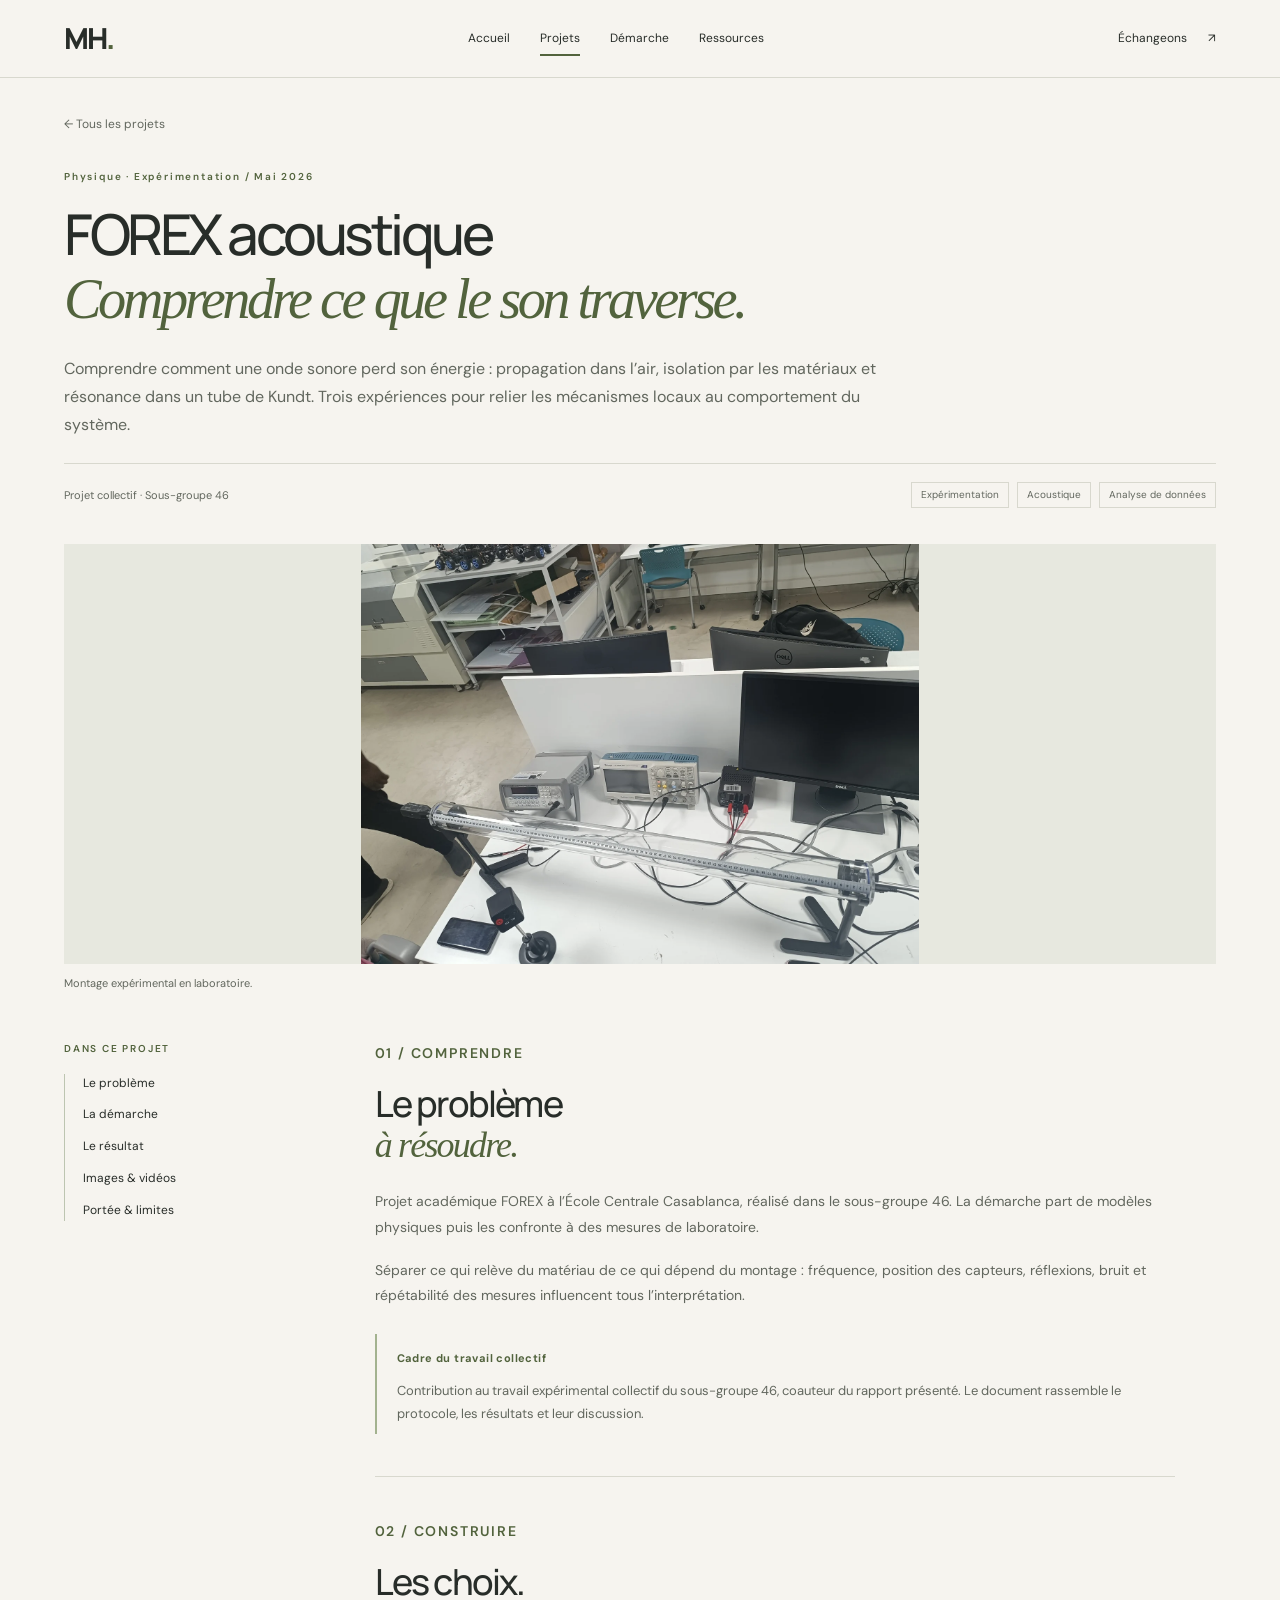
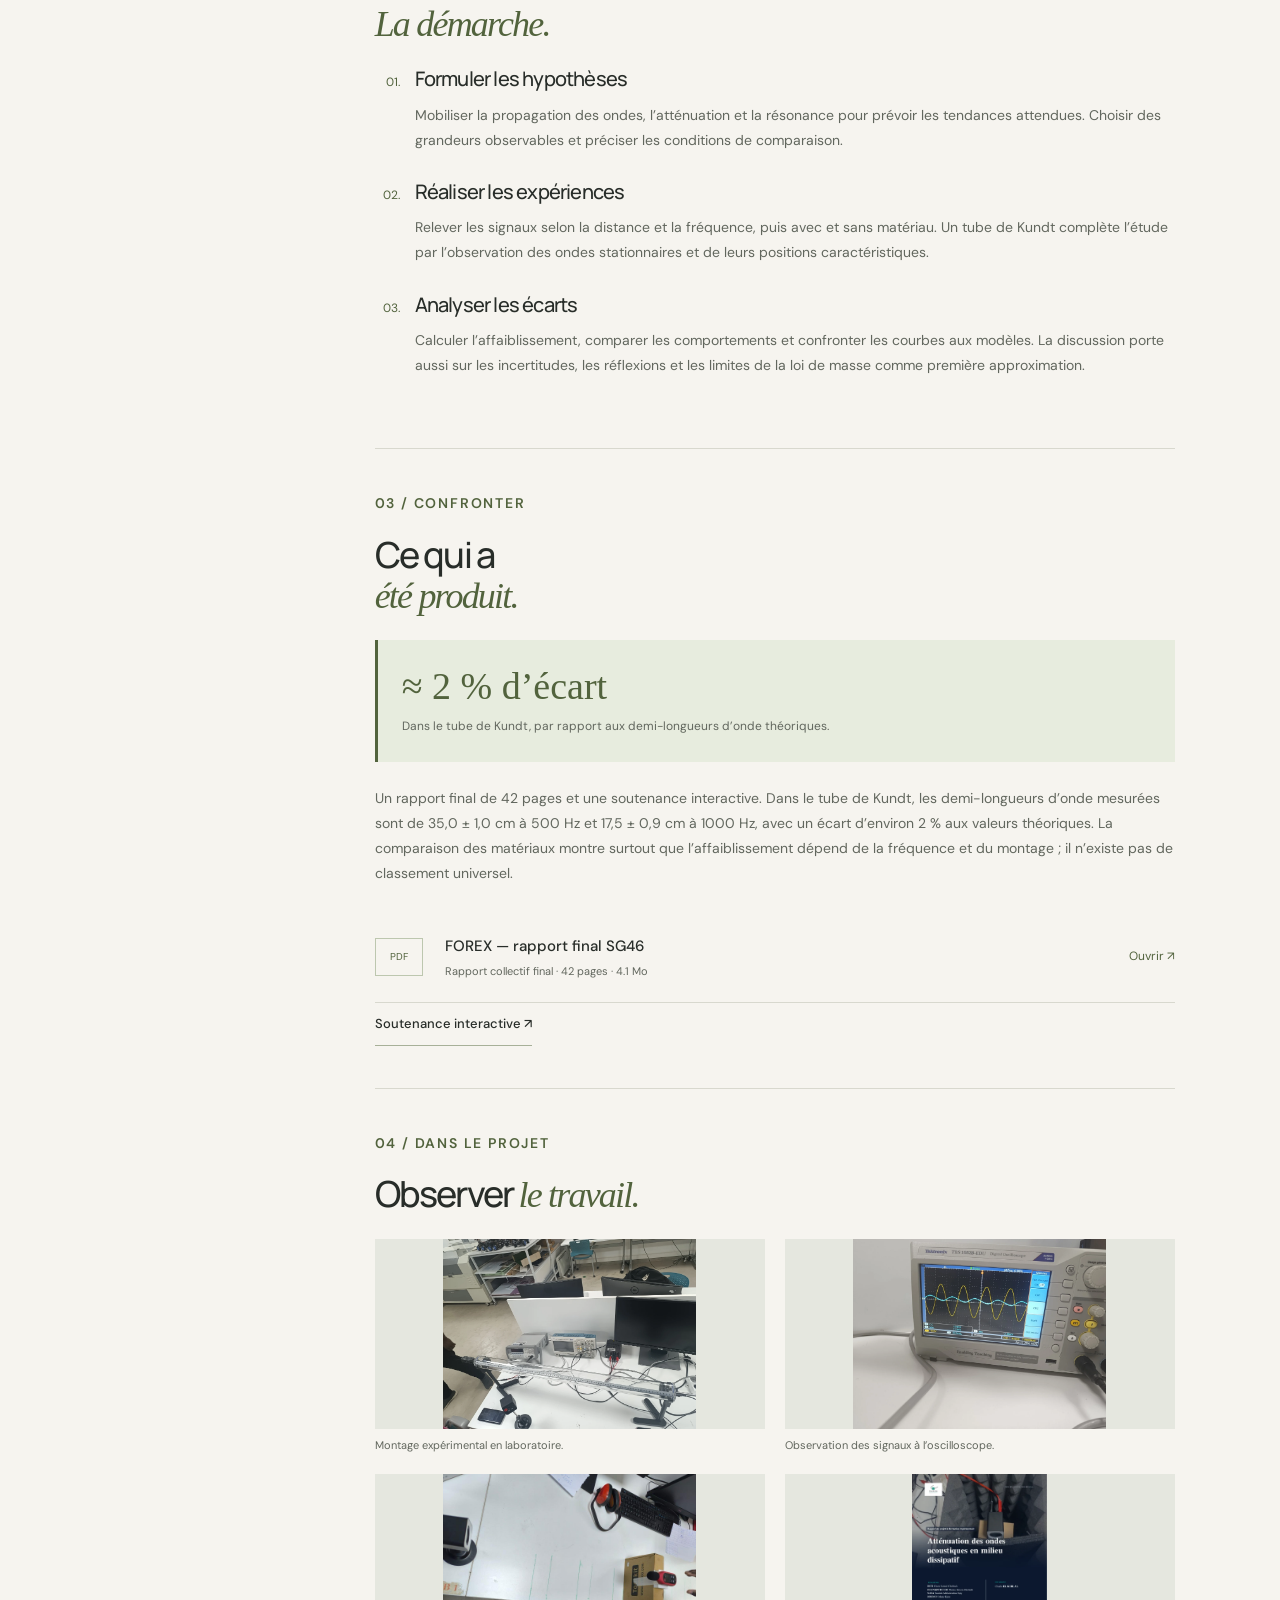
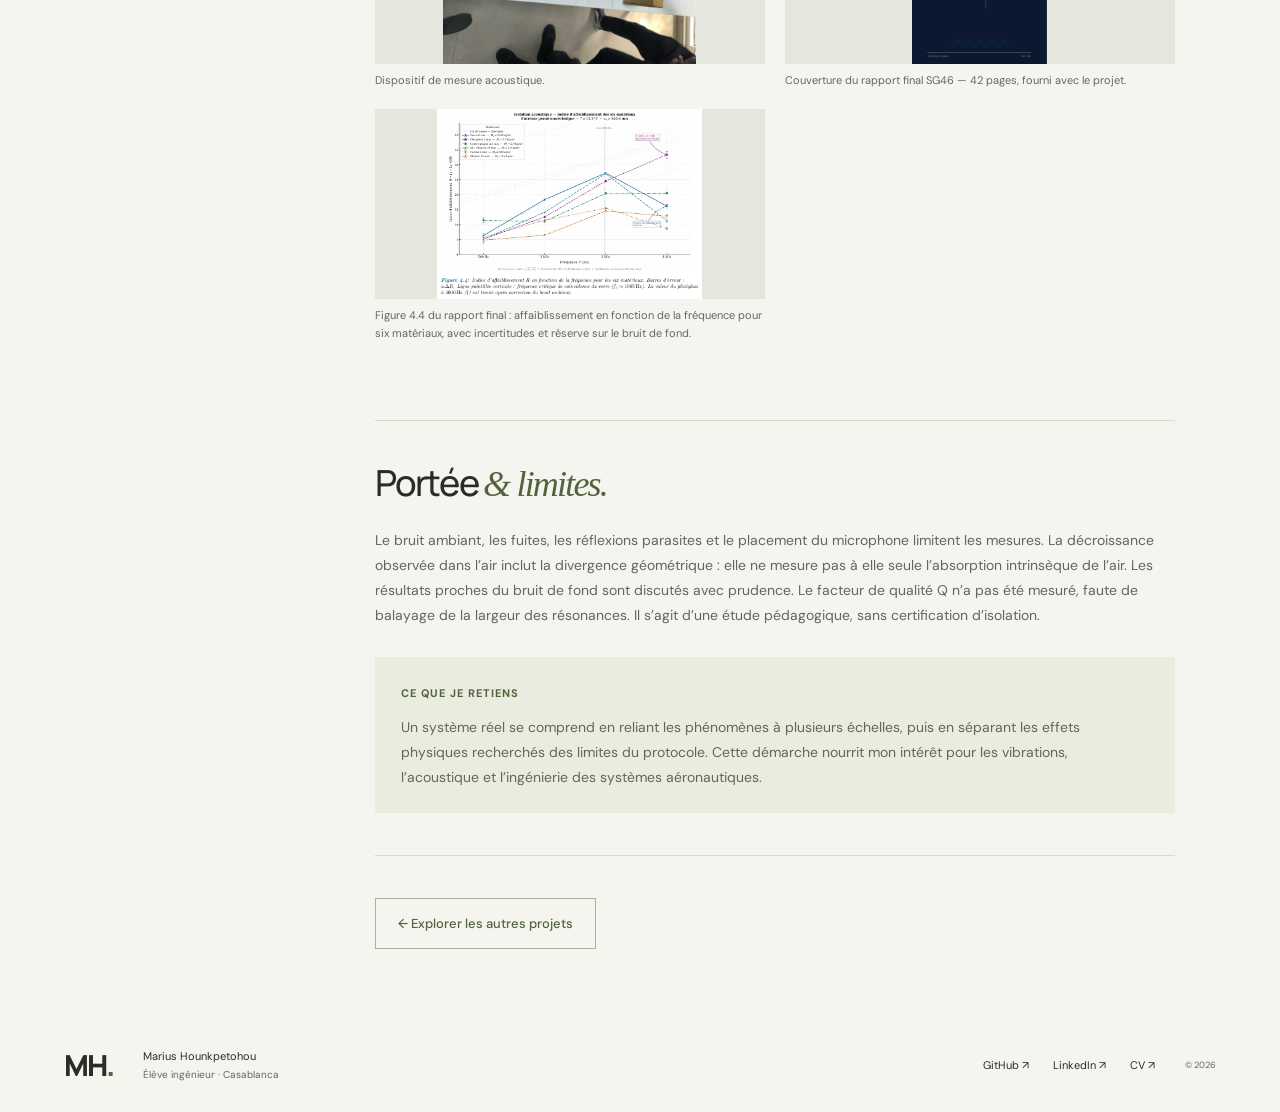
<file: projet-forex.html>
<!doctype html>
<html lang="fr"><head><meta charset="utf-8"><meta name="viewport" content="width=device-width,initial-scale=1"><meta name="theme-color" content="#f6f4ef"><meta name="description" content="Confronter les modèles acoustiques aux mesures."><title>FOREX acoustique · Marius Hounkpetohou</title><link rel="icon" href="assets/favicon.svg"><link rel="stylesheet" href="style.css"><script src="app.js" defer></script><script src="wing.js" defer></script></head><body><a class="skip" href="#contenu">Aller au contenu</a><header class="site-header"><a class="brand" href="index.html" aria-label="Marius Hounkpetohou, accueil">MH<span>.</span></a><nav aria-label="Navigation principale"><a href="index.html">Accueil</a><a href="projets.html" aria-current="page">Projets</a><a href="demarche.html">Démarche</a><a href="ressources.html">Ressources</a></nav><a class="nav-contact" href="mailto:mariusstevensdechede.hounkpeto@centrale-casablanca.ma">Échangeons <span aria-hidden="true">↗</span></a></header><main id="contenu"><section class="wrap case-intro"><a class="back-link" href="projets.html">← Tous les projets</a><p class="eyebrow">Physique · Expérimentation / Mai 2026</p><h1>FOREX acoustique<br><em>Comprendre ce que le son traverse.</em></h1><p class="intro">Comprendre comment une onde sonore perd son énergie : propagation dans l’air, isolation par les matériaux et résonance dans un tube de Kundt. Trois expériences pour relier les mécanismes locaux au comportement du système.</p><div class="case-meta"><span>Projet collectif · Sous-groupe 46</span><div class="tags"><span>Expérimentation</span><span>Acoustique</span><span>Analyse de données</span></div></div></section><div class="wrap"><figure class="case-hero"><img src="assets/acoustique-labo.webp" alt="Montage expérimental en laboratoire." width="1200" height="700"><figcaption>Montage expérimental en laboratoire.</figcaption></figure></div><div class="wrap case-layout"><aside class="case-aside"><p class="eyebrow">DANS CE PROJET</p><nav aria-label="Sommaire du projet"><a href="#contexte">Le problème</a><a href="#demarche">La démarche</a><a href="#resultat">Le résultat</a><a href="#medias">Images & vidéos</a><a href="#limites">Portée & limites</a></nav></aside><article class="case-body"><section id="contexte"><p class="eyebrow">01 / COMPRENDRE</p><h2>Le problème<br><em>à résoudre.</em></h2><p>Projet académique FOREX à l’École Centrale Casablanca, réalisé dans le sous-groupe 46. La démarche part de modèles physiques puis les confronte à des mesures de laboratoire.</p><p>Séparer ce qui relève du matériau de ce qui dépend du montage : fréquence, position des capteurs, réflexions, bruit et répétabilité des mesures influencent tous l’interprétation.</p><div class="context-note"><strong>Cadre du travail collectif</strong><p>Contribution au travail expérimental collectif du sous-groupe 46, coauteur du rapport présenté. Le document rassemble le protocole, les résultats et leur discussion.</p></div></section><section id="demarche"><p class="eyebrow">02 / CONSTRUIRE</p><h2>Les choix.<br><em>La démarche.</em></h2><ol class="case-steps"><li><h3>Formuler les hypothèses</h3><p>Mobiliser la propagation des ondes, l’atténuation et la résonance pour prévoir les tendances attendues. Choisir des grandeurs observables et préciser les conditions de comparaison.</p></li><li><h3>Réaliser les expériences</h3><p>Relever les signaux selon la distance et la fréquence, puis avec et sans matériau. Un tube de Kundt complète l’étude par l’observation des ondes stationnaires et de leurs positions caractéristiques.</p></li><li><h3>Analyser les écarts</h3><p>Calculer l’affaiblissement, comparer les comportements et confronter les courbes aux modèles. La discussion porte aussi sur les incertitudes, les réflexions et les limites de la loi de masse comme première approximation.</p></li></ol></section><section id="resultat"><p class="eyebrow">03 / CONFRONTER</p><h2>Ce qui a<br><em>été produit.</em></h2><div class="result-highlight"><strong>≈ 2 % d’écart</strong><p>Dans le tube de Kundt, par rapport aux demi-longueurs d’onde théoriques.</p></div><p>Un rapport final de 42 pages et une soutenance interactive. Dans le tube de Kundt, les demi-longueurs d’onde mesurées sont de 35,0 ± 1,0 cm à 500 Hz et 17,5 ± 0,9 cm à 1000 Hz, avec un écart d’environ 2 % aux valeurs théoriques. La comparaison des matériaux montre surtout que l’affaiblissement dépend de la fréquence et du montage ; il n’existe pas de classement universel.</p><a class="document-row" href="assets/forex-rapport-final.pdf" target="_blank" rel="noopener"><span class="doc-type">PDF</span><span><strong>FOREX — rapport final SG46</strong><small>Rapport collectif final · 42 pages · 4.1 Mo</small></span><span class="doc-open">Ouvrir ↗</span></a><a class="text-link" href="assets/forex-soutenance.html">Soutenance interactive ↗</a></section><section id="medias"><p class="eyebrow">04 / DANS LE PROJET</p><h2>Observer <em>le travail.</em></h2><div class="gallery-grid"><button class="gallery-item" data-zoom="assets/acoustique-labo.webp" data-caption="Montage expérimental en laboratoire." aria-label="Agrandir : Montage expérimental en laboratoire."><img src="assets/acoustique-labo.webp" alt="Montage expérimental en laboratoire." loading="lazy"><span>Montage expérimental en laboratoire.</span></button><button class="gallery-item" data-zoom="assets/acoustique-signal.webp" data-caption="Observation des signaux à l’oscilloscope." aria-label="Agrandir : Observation des signaux à l’oscilloscope."><img src="assets/acoustique-signal.webp" alt="Observation des signaux à l’oscilloscope." loading="lazy"><span>Observation des signaux à l’oscilloscope.</span></button><button class="gallery-item" data-zoom="assets/acoustique.jpg" data-caption="Dispositif de mesure acoustique." aria-label="Agrandir : Dispositif de mesure acoustique."><img src="assets/acoustique.jpg" alt="Dispositif de mesure acoustique." loading="lazy"><span>Dispositif de mesure acoustique.</span></button><button class="gallery-item" data-zoom="assets/forex-rapport-final.webp" data-caption="Couverture du rapport final SG46 — 42 pages, fourni avec le projet." aria-label="Agrandir : Couverture du rapport final SG46 — 42 pages, fourni avec le projet."><img src="assets/forex-rapport-final.webp" alt="Couverture du rapport final SG46 — 42 pages, fourni avec le projet." loading="lazy"><span>Couverture du rapport final SG46 — 42 pages, fourni avec le projet.</span></button><button class="gallery-item" data-zoom="assets/forex-materiaux-final.webp" data-caption="Figure 4.4 du rapport final : affaiblissement en fonction de la fréquence pour six matériaux, avec incertitudes et réserve sur le bruit de fond." aria-label="Agrandir : Figure 4.4 du rapport final : affaiblissement en fonction de la fréquence pour six matériaux, avec incertitudes et réserve sur le bruit de fond."><img src="assets/forex-materiaux-final.webp" alt="Figure 4.4 du rapport final : affaiblissement en fonction de la fréquence pour six matériaux, avec incertitudes et réserve sur le bruit de fond." loading="lazy"><span>Figure 4.4 du rapport final : affaiblissement en fonction de la fréquence pour six matériaux, avec incertitudes et réserve sur le bruit de fond.</span></button></div></section><section id="limites"><h2>Portée <em>& limites.</em></h2><p>Le bruit ambiant, les fuites, les réflexions parasites et le placement du microphone limitent les mesures. La décroissance observée dans l’air inclut la divergence géométrique : elle ne mesure pas à elle seule l’absorption intrinsèque de l’air. Les résultats proches du bruit de fond sont discutés avec prudence. Le facteur de qualité Q n’a pas été mesuré, faute de balayage de la largeur des résonances. Il s’agit d’une étude pédagogique, sans certification d’isolation.</p><aside class="takeaway"><strong>Ce que je retiens</strong><p>Un système réel se comprend en reliant les phénomènes à plusieurs échelles, puis en séparant les effets physiques recherchés des limites du protocole. Cette démarche nourrit mon intérêt pour les vibrations, l’acoustique et l’ingénierie des systèmes aéronautiques.</p></aside></section><a class="button secondary" href="projets.html">← Explorer les autres projets</a></article></div></main><footer class="wrap site-footer"><a class="brand" href="index.html">MH<span>.</span></a><p>Marius Hounkpetohou<br><span>Élève ingénieur · Casablanca</span></p><div><a href="https://github.com/Mavens06" target="_blank" rel="noopener">GitHub ↗</a><a href="https://www.linkedin.com/in/marius-hounkpetohou/" target="_blank" rel="noopener">LinkedIn ↗</a><a href="assets/Forum_CV.pdf" target="_blank" rel="noopener">CV ↗</a></div><small>© 2026</small></footer><dialog class="lightbox" aria-label="Image du projet en grand"><button class="close-lightbox" aria-label="Fermer l’image">Fermer ×</button><img alt=""><p></p></dialog></body></html>
</file>
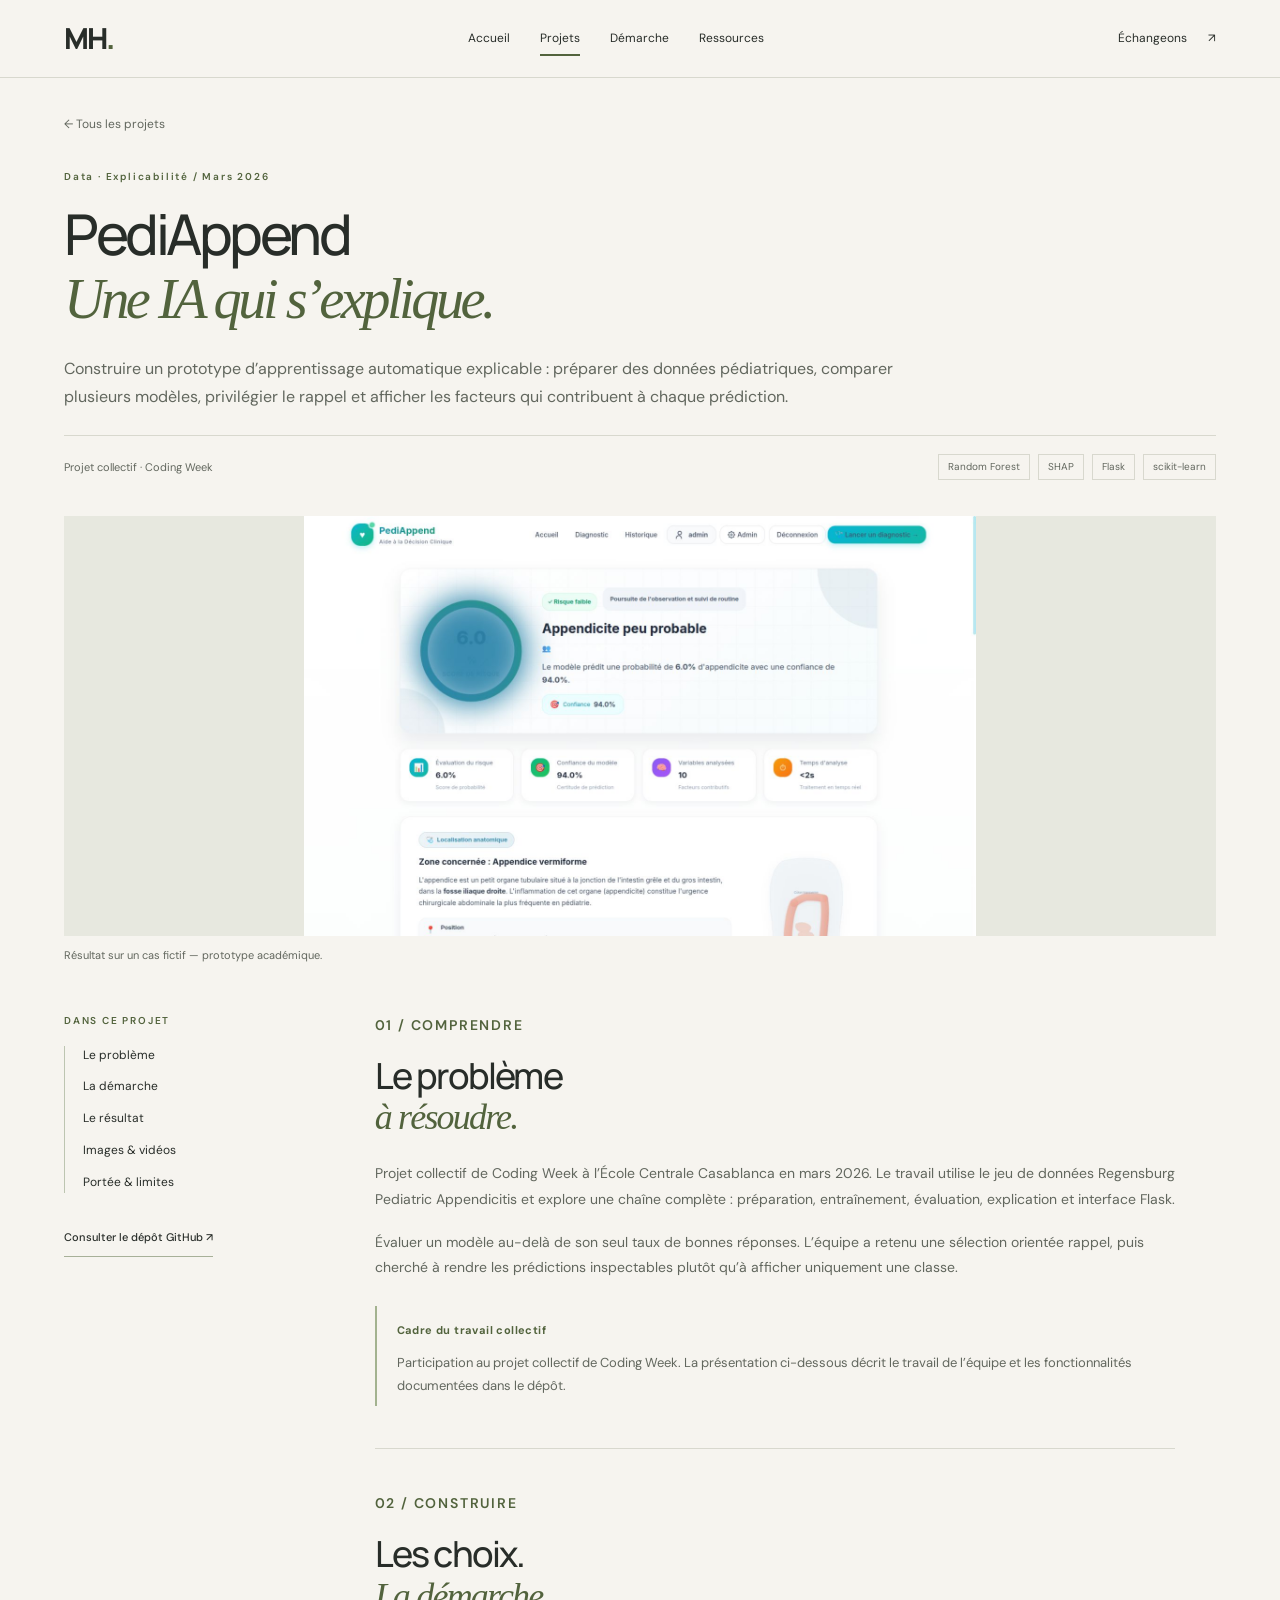
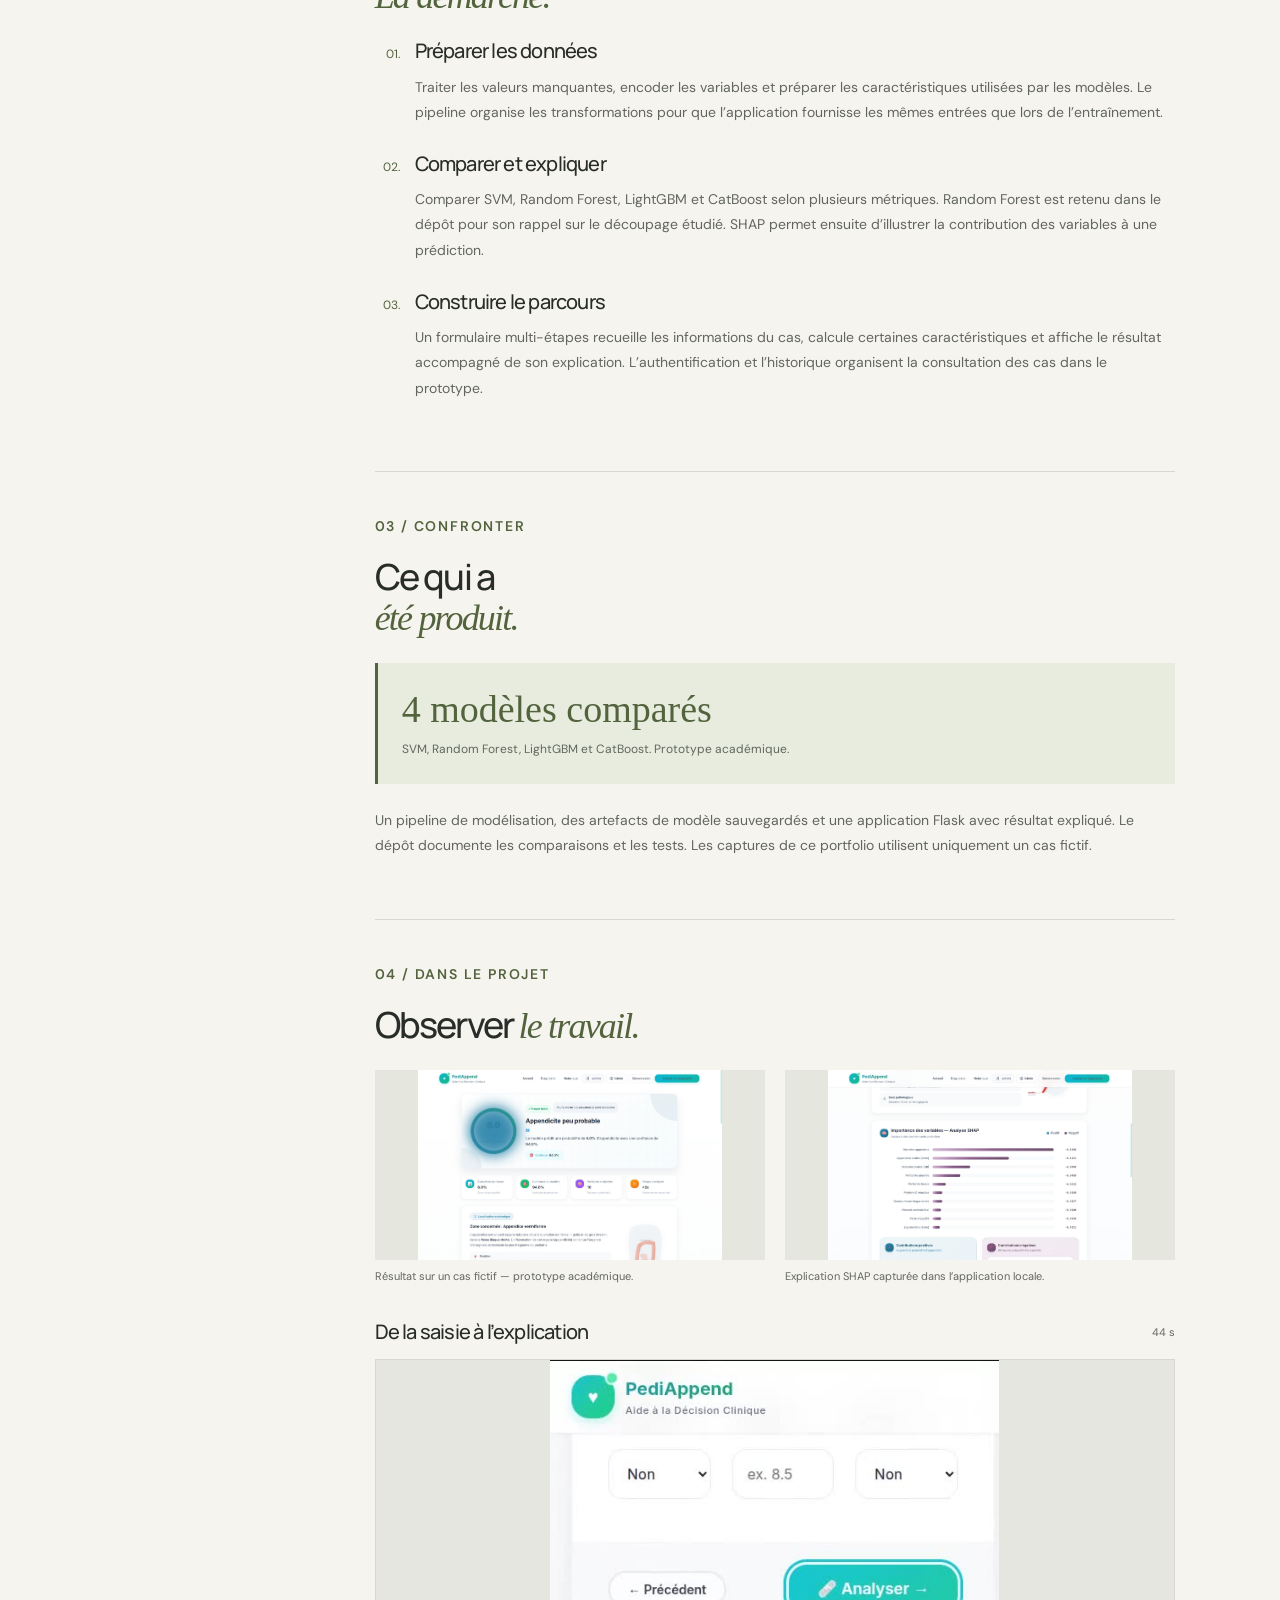
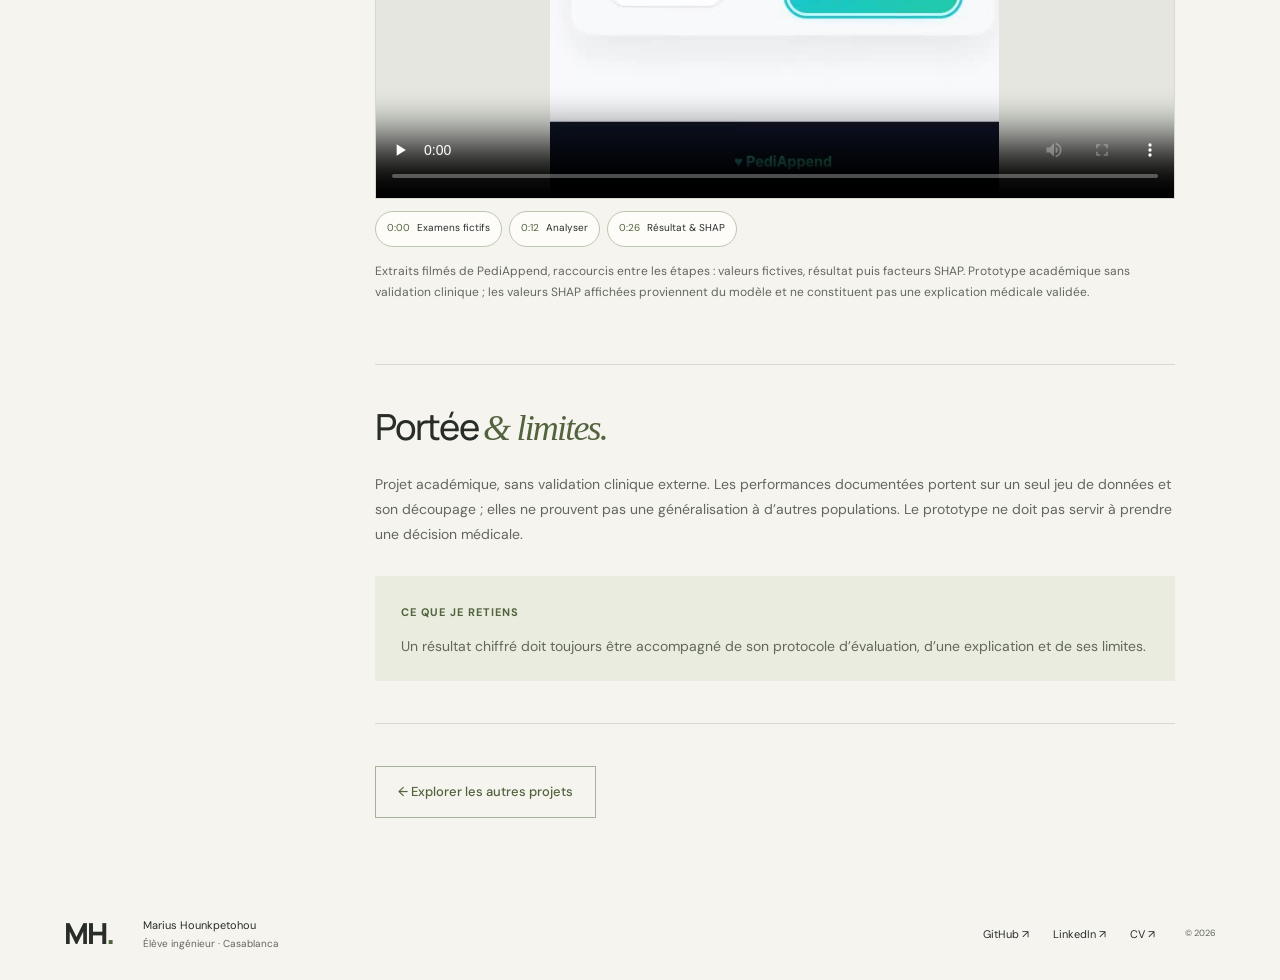
<file: projet-pediappend.html>
<!doctype html>
<html lang="fr"><head><meta charset="utf-8"><meta name="viewport" content="width=device-width,initial-scale=1"><meta name="theme-color" content="#f6f4ef"><meta name="description" content="Rendre une prédiction inspectable, du modèle à l’interface."><title>PediAppend · Marius Hounkpetohou</title><link rel="icon" href="assets/favicon.svg"><link rel="stylesheet" href="style.css"><script src="app.js" defer></script><script src="wing.js" defer></script></head><body><a class="skip" href="#contenu">Aller au contenu</a><header class="site-header"><a class="brand" href="index.html" aria-label="Marius Hounkpetohou, accueil">MH<span>.</span></a><nav aria-label="Navigation principale"><a href="index.html">Accueil</a><a href="projets.html" aria-current="page">Projets</a><a href="demarche.html">Démarche</a><a href="ressources.html">Ressources</a></nav><a class="nav-contact" href="mailto:mariusstevensdechede.hounkpeto@centrale-casablanca.ma">Échangeons <span aria-hidden="true">↗</span></a></header><main id="contenu"><section class="wrap case-intro"><a class="back-link" href="projets.html">← Tous les projets</a><p class="eyebrow">Data · Explicabilité / Mars 2026</p><h1>PediAppend<br><em>Une IA qui s’explique.</em></h1><p class="intro">Construire un prototype d’apprentissage automatique explicable : préparer des données pédiatriques, comparer plusieurs modèles, privilégier le rappel et afficher les facteurs qui contribuent à chaque prédiction.</p><div class="case-meta"><span>Projet collectif · Coding Week</span><div class="tags"><span>Random Forest</span><span>SHAP</span><span>Flask</span><span>scikit-learn</span></div></div></section><div class="wrap"><figure class="case-hero"><img src="assets/pediappend-interface.jpg" alt="Résultat sur un cas fictif — prototype académique." width="1200" height="700"><figcaption>Résultat sur un cas fictif — prototype académique.</figcaption></figure></div><div class="wrap case-layout"><aside class="case-aside"><p class="eyebrow">DANS CE PROJET</p><nav aria-label="Sommaire du projet"><a href="#contexte">Le problème</a><a href="#demarche">La démarche</a><a href="#resultat">Le résultat</a><a href="#medias">Images & vidéos</a><a href="#limites">Portée & limites</a></nav><a class="text-link" href="https://github.com/Mavens06/Coding-week-project" target="_blank" rel="noopener">Consulter le dépôt GitHub ↗</a></aside><article class="case-body"><section id="contexte"><p class="eyebrow">01 / COMPRENDRE</p><h2>Le problème<br><em>à résoudre.</em></h2><p>Projet collectif de Coding Week à l’École Centrale Casablanca en mars 2026. Le travail utilise le jeu de données Regensburg Pediatric Appendicitis et explore une chaîne complète : préparation, entraînement, évaluation, explication et interface Flask.</p><p>Évaluer un modèle au-delà de son seul taux de bonnes réponses. L’équipe a retenu une sélection orientée rappel, puis cherché à rendre les prédictions inspectables plutôt qu’à afficher uniquement une classe.</p><div class="context-note"><strong>Cadre du travail collectif</strong><p>Participation au projet collectif de Coding Week. La présentation ci-dessous décrit le travail de l’équipe et les fonctionnalités documentées dans le dépôt.</p></div></section><section id="demarche"><p class="eyebrow">02 / CONSTRUIRE</p><h2>Les choix.<br><em>La démarche.</em></h2><ol class="case-steps"><li><h3>Préparer les données</h3><p>Traiter les valeurs manquantes, encoder les variables et préparer les caractéristiques utilisées par les modèles. Le pipeline organise les transformations pour que l’application fournisse les mêmes entrées que lors de l’entraînement.</p></li><li><h3>Comparer et expliquer</h3><p>Comparer SVM, Random Forest, LightGBM et CatBoost selon plusieurs métriques. Random Forest est retenu dans le dépôt pour son rappel sur le découpage étudié. SHAP permet ensuite d’illustrer la contribution des variables à une prédiction.</p></li><li><h3>Construire le parcours</h3><p>Un formulaire multi-étapes recueille les informations du cas, calcule certaines caractéristiques et affiche le résultat accompagné de son explication. L’authentification et l’historique organisent la consultation des cas dans le prototype.</p></li></ol></section><section id="resultat"><p class="eyebrow">03 / CONFRONTER</p><h2>Ce qui a<br><em>été produit.</em></h2><div class="result-highlight"><strong>4 modèles comparés</strong><p>SVM, Random Forest, LightGBM et CatBoost. Prototype académique.</p></div><p>Un pipeline de modélisation, des artefacts de modèle sauvegardés et une application Flask avec résultat expliqué. Le dépôt documente les comparaisons et les tests. Les captures de ce portfolio utilisent uniquement un cas fictif.</p></section><section id="medias"><p class="eyebrow">04 / DANS LE PROJET</p><h2>Observer <em>le travail.</em></h2><div class="gallery-grid"><button class="gallery-item" data-zoom="assets/pediappend-interface.jpg" data-caption="Résultat sur un cas fictif — prototype académique." aria-label="Agrandir : Résultat sur un cas fictif — prototype académique."><img src="assets/pediappend-interface.jpg" alt="Résultat sur un cas fictif — prototype académique." loading="lazy"><span>Résultat sur un cas fictif — prototype académique.</span></button><button class="gallery-item" data-zoom="assets/pediappend-shap.jpg" data-caption="Explication SHAP capturée dans l’application locale." aria-label="Agrandir : Explication SHAP capturée dans l’application locale."><img src="assets/pediappend-shap.jpg" alt="Explication SHAP capturée dans l’application locale." loading="lazy"><span>Explication SHAP capturée dans l’application locale.</span></button></div><section class="film"><div class="film-heading"><h3>De la saisie à l’explication</h3><span>44 s</span></div><video controls playsinline crossorigin="anonymous" preload="none" poster="assets/pedi-film-v2.jpg" aria-label="De la saisie à l’explication"><source src="assets/pedi-film-v2.mp4" type="video/mp4"><track src="assets/pedi-film-v2.vtt" kind="captions" srclang="fr" label="Français" default><a href="assets/pedi-film-v2.mp4">Ouvrir la vidéo</a></video><div class="chapters"><button type="button" data-seek="0"><time>0:00</time> Examens fictifs</button><button type="button" data-seek="12"><time>0:12</time> Analyser</button><button type="button" data-seek="26"><time>0:26</time> Résultat &amp; SHAP</button></div><p class="caption">Extraits filmés de PediAppend, raccourcis entre les étapes : valeurs fictives, résultat puis facteurs SHAP. Prototype académique sans validation clinique ; les valeurs SHAP affichées proviennent du modèle et ne constituent pas une explication médicale validée.</p></section></section><section id="limites"><h2>Portée <em>& limites.</em></h2><p>Projet académique, sans validation clinique externe. Les performances documentées portent sur un seul jeu de données et son découpage ; elles ne prouvent pas une généralisation à d’autres populations. Le prototype ne doit pas servir à prendre une décision médicale.</p><aside class="takeaway"><strong>Ce que je retiens</strong><p>Un résultat chiffré doit toujours être accompagné de son protocole d’évaluation, d’une explication et de ses limites.</p></aside></section><a class="button secondary" href="projets.html">← Explorer les autres projets</a></article></div></main><footer class="wrap site-footer"><a class="brand" href="index.html">MH<span>.</span></a><p>Marius Hounkpetohou<br><span>Élève ingénieur · Casablanca</span></p><div><a href="https://github.com/Mavens06" target="_blank" rel="noopener">GitHub ↗</a><a href="https://www.linkedin.com/in/marius-hounkpetohou/" target="_blank" rel="noopener">LinkedIn ↗</a><a href="assets/Forum_CV.pdf" target="_blank" rel="noopener">CV ↗</a></div><small>© 2026</small></footer><dialog class="lightbox" aria-label="Image du projet en grand"><button class="close-lightbox" aria-label="Fermer l’image">Fermer ×</button><img alt=""><p></p></dialog></body></html>
</file>
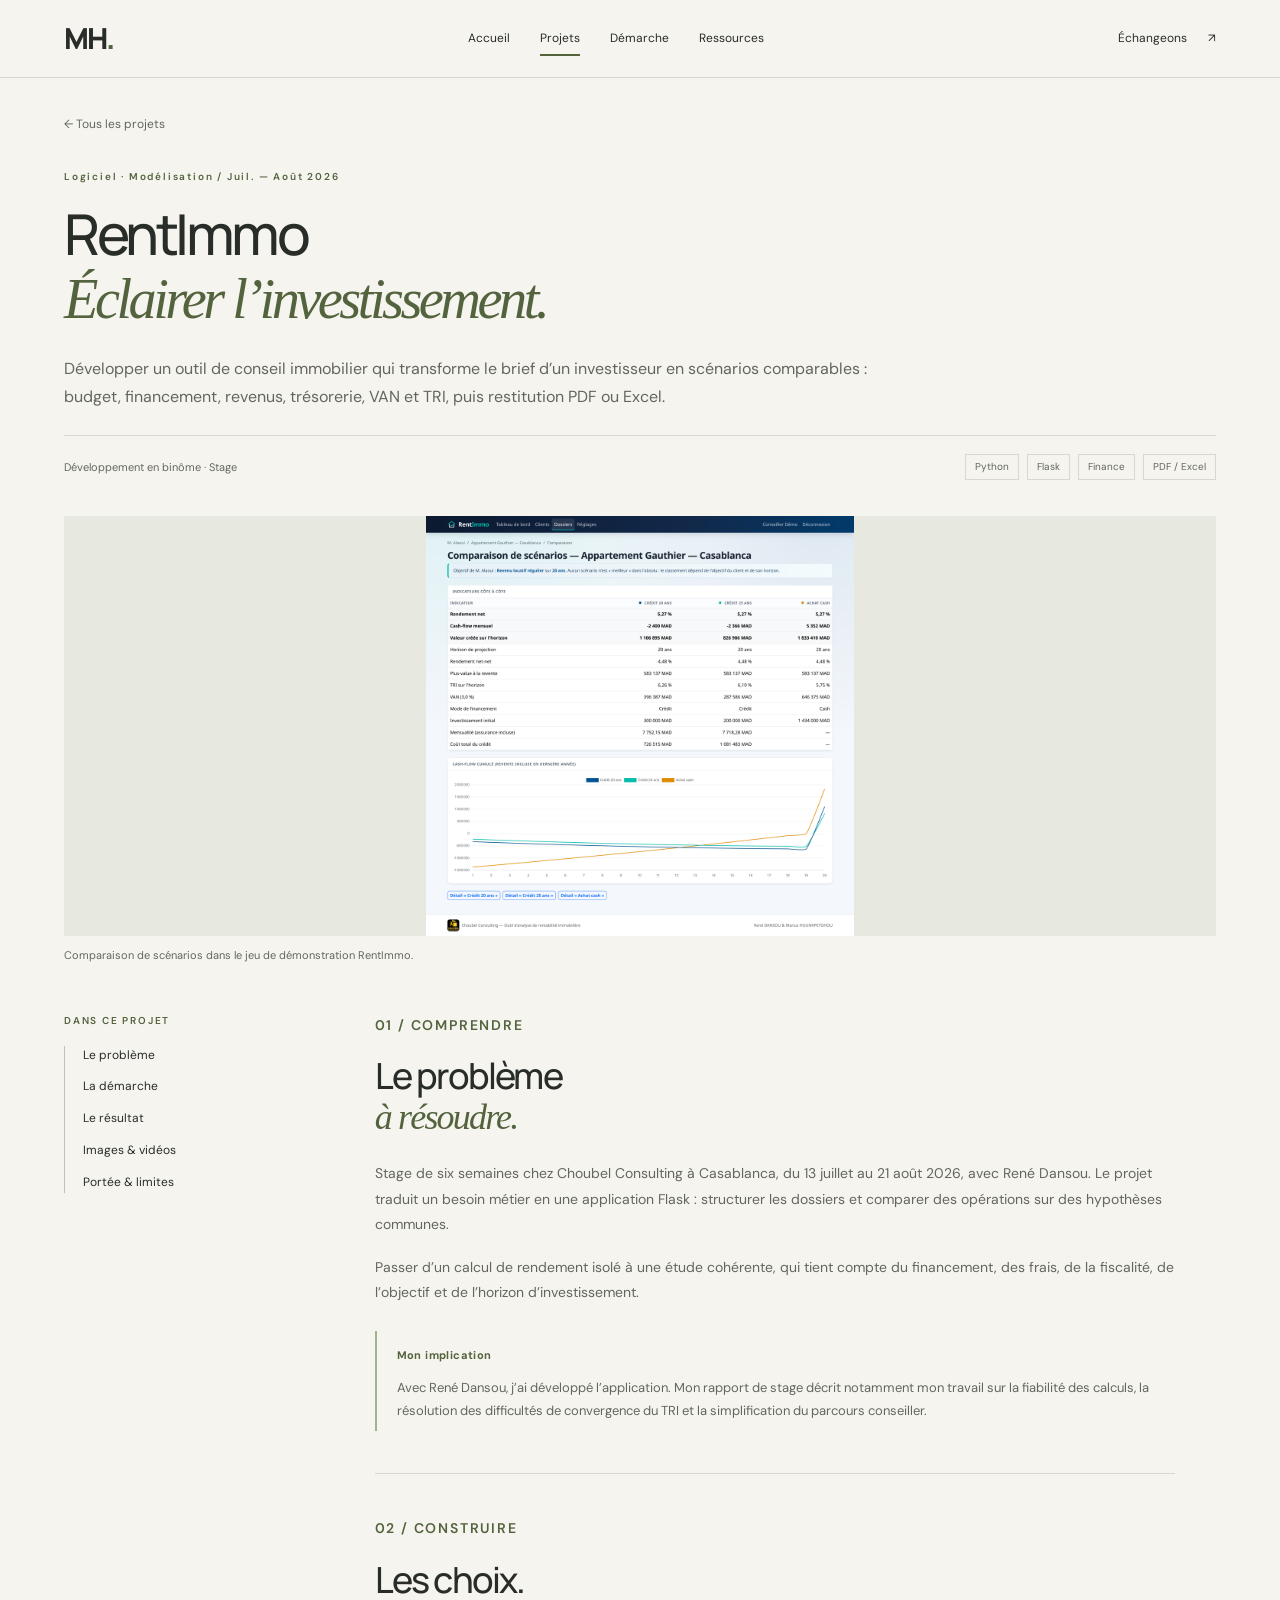
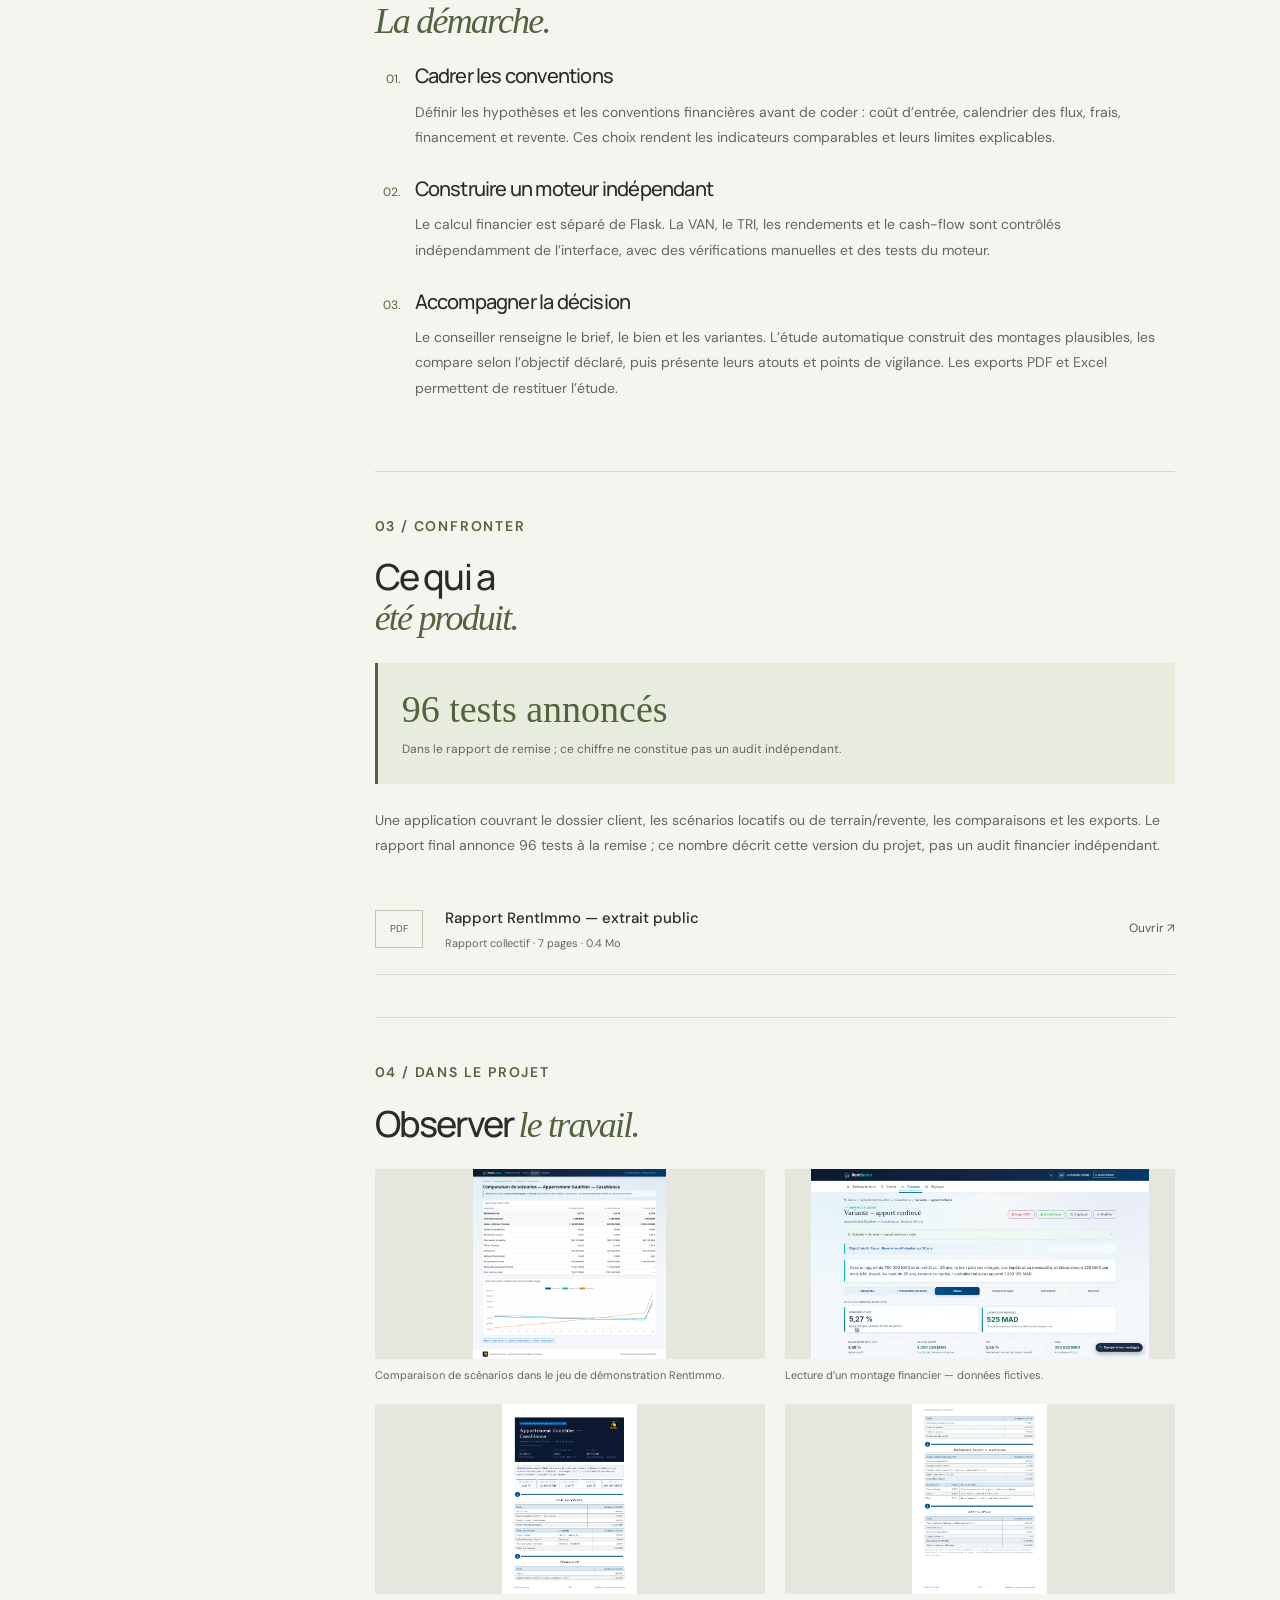
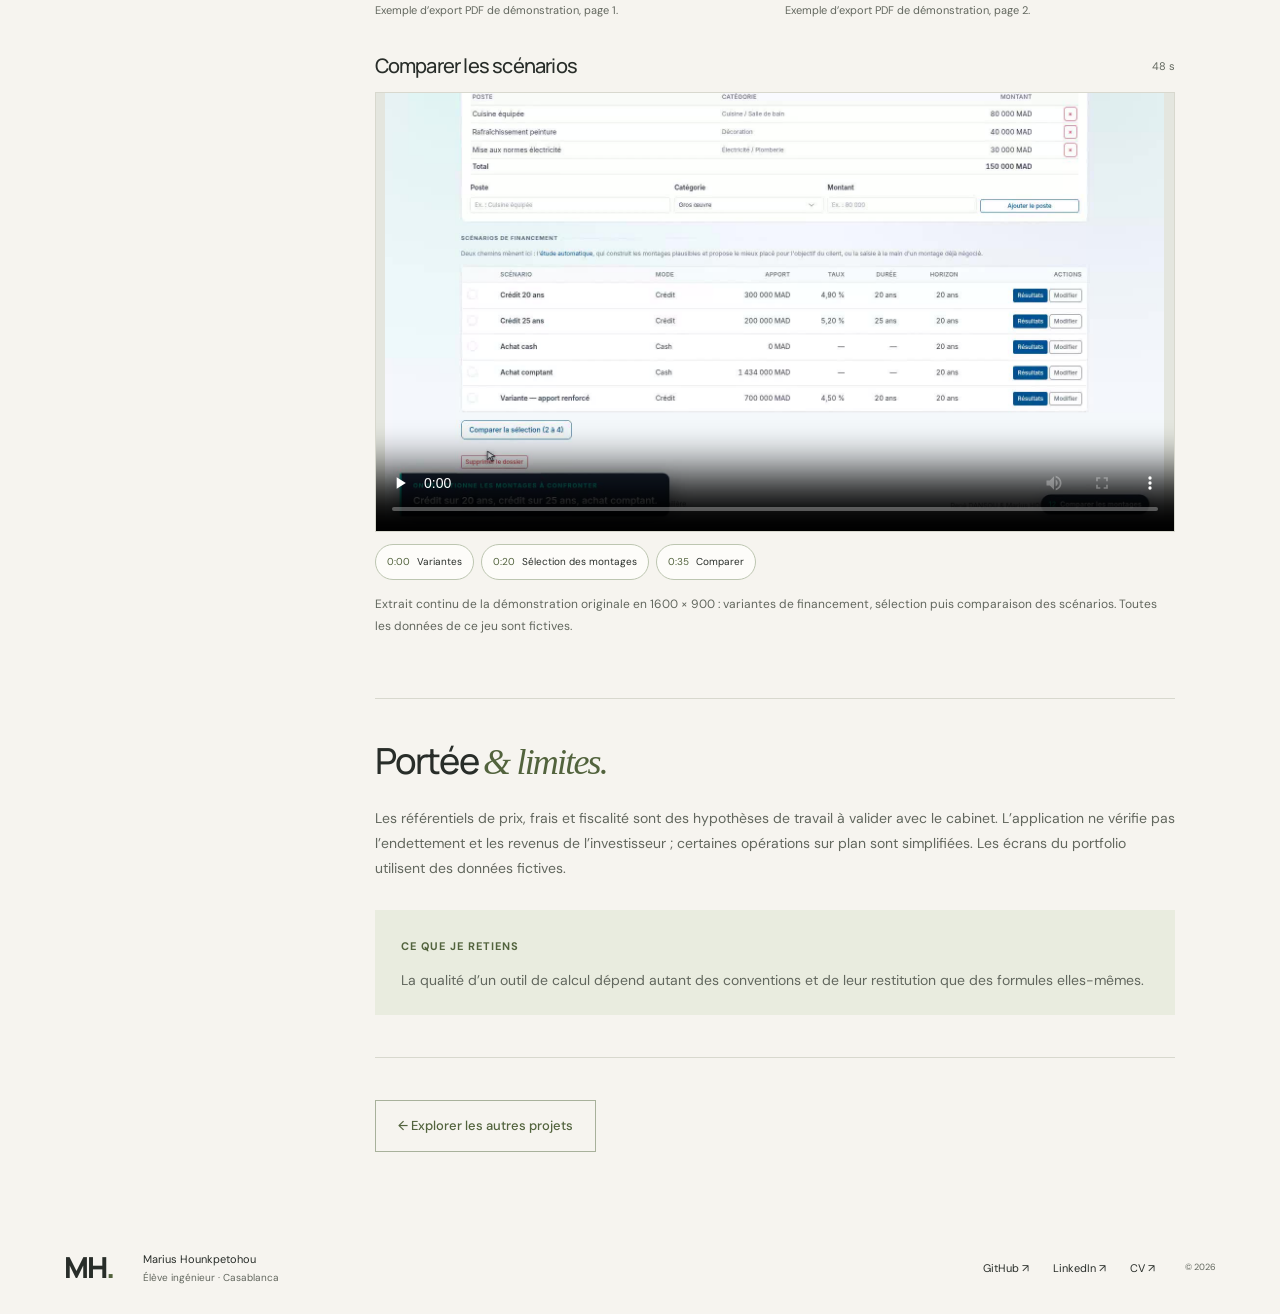
<file: projet-rentimmo.html>
<!doctype html>
<html lang="fr"><head><meta charset="utf-8"><meta name="viewport" content="width=device-width,initial-scale=1"><meta name="theme-color" content="#f6f4ef"><meta name="description" content="Transformer des calculs financiers en outil de comparaison."><title>RentImmo · Marius Hounkpetohou</title><link rel="icon" href="assets/favicon.svg"><link rel="stylesheet" href="style.css"><script src="app.js" defer></script><script src="wing.js" defer></script></head><body><a class="skip" href="#contenu">Aller au contenu</a><header class="site-header"><a class="brand" href="index.html" aria-label="Marius Hounkpetohou, accueil">MH<span>.</span></a><nav aria-label="Navigation principale"><a href="index.html">Accueil</a><a href="projets.html" aria-current="page">Projets</a><a href="demarche.html">Démarche</a><a href="ressources.html">Ressources</a></nav><a class="nav-contact" href="mailto:mariusstevensdechede.hounkpeto@centrale-casablanca.ma">Échangeons <span aria-hidden="true">↗</span></a></header><main id="contenu"><section class="wrap case-intro"><a class="back-link" href="projets.html">← Tous les projets</a><p class="eyebrow">Logiciel · Modélisation / Juil. — Août 2026</p><h1>RentImmo<br><em>Éclairer l’investissement.</em></h1><p class="intro">Développer un outil de conseil immobilier qui transforme le brief d’un investisseur en scénarios comparables : budget, financement, revenus, trésorerie, VAN et TRI, puis restitution PDF ou Excel.</p><div class="case-meta"><span>Développement en binôme · Stage</span><div class="tags"><span>Python</span><span>Flask</span><span>Finance</span><span>PDF / Excel</span></div></div></section><div class="wrap"><figure class="case-hero"><img src="assets/rentimmo.png" alt="Comparaison de scénarios dans le jeu de démonstration RentImmo." width="1200" height="700"><figcaption>Comparaison de scénarios dans le jeu de démonstration RentImmo.</figcaption></figure></div><div class="wrap case-layout"><aside class="case-aside"><p class="eyebrow">DANS CE PROJET</p><nav aria-label="Sommaire du projet"><a href="#contexte">Le problème</a><a href="#demarche">La démarche</a><a href="#resultat">Le résultat</a><a href="#medias">Images & vidéos</a><a href="#limites">Portée & limites</a></nav></aside><article class="case-body"><section id="contexte"><p class="eyebrow">01 / COMPRENDRE</p><h2>Le problème<br><em>à résoudre.</em></h2><p>Stage de six semaines chez Choubel Consulting à Casablanca, du 13 juillet au 21 août 2026, avec René Dansou. Le projet traduit un besoin métier en une application Flask : structurer les dossiers et comparer des opérations sur des hypothèses communes.</p><p>Passer d’un calcul de rendement isolé à une étude cohérente, qui tient compte du financement, des frais, de la fiscalité, de l’objectif et de l’horizon d’investissement.</p><div class="context-note"><strong>Mon implication</strong><p>Avec René Dansou, j’ai développé l’application. Mon rapport de stage décrit notamment mon travail sur la fiabilité des calculs, la résolution des difficultés de convergence du TRI et la simplification du parcours conseiller.</p></div></section><section id="demarche"><p class="eyebrow">02 / CONSTRUIRE</p><h2>Les choix.<br><em>La démarche.</em></h2><ol class="case-steps"><li><h3>Cadrer les conventions</h3><p>Définir les hypothèses et les conventions financières avant de coder : coût d’entrée, calendrier des flux, frais, financement et revente. Ces choix rendent les indicateurs comparables et leurs limites explicables.</p></li><li><h3>Construire un moteur indépendant</h3><p>Le calcul financier est séparé de Flask. La VAN, le TRI, les rendements et le cash-flow sont contrôlés indépendamment de l’interface, avec des vérifications manuelles et des tests du moteur.</p></li><li><h3>Accompagner la décision</h3><p>Le conseiller renseigne le brief, le bien et les variantes. L’étude automatique construit des montages plausibles, les compare selon l’objectif déclaré, puis présente leurs atouts et points de vigilance. Les exports PDF et Excel permettent de restituer l’étude.</p></li></ol></section><section id="resultat"><p class="eyebrow">03 / CONFRONTER</p><h2>Ce qui a<br><em>été produit.</em></h2><div class="result-highlight"><strong>96 tests annoncés</strong><p>Dans le rapport de remise ; ce chiffre ne constitue pas un audit indépendant.</p></div><p>Une application couvrant le dossier client, les scénarios locatifs ou de terrain/revente, les comparaisons et les exports. Le rapport final annonce 96 tests à la remise ; ce nombre décrit cette version du projet, pas un audit financier indépendant.</p><a class="document-row" href="assets/rapport-rentimmo-public.pdf" target="_blank" rel="noopener"><span class="doc-type">PDF</span><span><strong>Rapport RentImmo — extrait public</strong><small>Rapport collectif · 7 pages · 0.4 Mo</small></span><span class="doc-open">Ouvrir ↗</span></a></section><section id="medias"><p class="eyebrow">04 / DANS LE PROJET</p><h2>Observer <em>le travail.</em></h2><div class="gallery-grid"><button class="gallery-item" data-zoom="assets/rentimmo.png" data-caption="Comparaison de scénarios dans le jeu de démonstration RentImmo." aria-label="Agrandir : Comparaison de scénarios dans le jeu de démonstration RentImmo."><img src="assets/rentimmo.png" alt="Comparaison de scénarios dans le jeu de démonstration RentImmo." loading="lazy"><span>Comparaison de scénarios dans le jeu de démonstration RentImmo.</span></button><button class="gallery-item" data-zoom="assets/rentimmo-demo-poster.jpg" data-caption="Lecture d’un montage financier — données fictives." aria-label="Agrandir : Lecture d’un montage financier — données fictives."><img src="assets/rentimmo-demo-poster.jpg" alt="Lecture d’un montage financier — données fictives." loading="lazy"><span>Lecture d’un montage financier — données fictives.</span></button><button class="gallery-item" data-zoom="assets/rentimmo-export-1.webp" data-caption="Exemple d’export PDF de démonstration, page 1." aria-label="Agrandir : Exemple d’export PDF de démonstration, page 1."><img src="assets/rentimmo-export-1.webp" alt="Exemple d’export PDF de démonstration, page 1." loading="lazy"><span>Exemple d’export PDF de démonstration, page 1.</span></button><button class="gallery-item" data-zoom="assets/rentimmo-export-2.webp" data-caption="Exemple d’export PDF de démonstration, page 2." aria-label="Agrandir : Exemple d’export PDF de démonstration, page 2."><img src="assets/rentimmo-export-2.webp" alt="Exemple d’export PDF de démonstration, page 2." loading="lazy"><span>Exemple d’export PDF de démonstration, page 2.</span></button></div><section class="film"><div class="film-heading"><h3>Comparer les scénarios</h3><span>48 s</span></div><video controls playsinline crossorigin="anonymous" preload="none" poster="assets/rent-film-v2.jpg" aria-label="Comparer les scénarios"><source src="assets/rent-film-v2.mp4" type="video/mp4"><track src="assets/rent-film-v2.vtt" kind="captions" srclang="fr" label="Français" default><a href="assets/rent-film-v2.mp4">Ouvrir la vidéo</a></video><div class="chapters"><button type="button" data-seek="0"><time>0:00</time> Variantes</button><button type="button" data-seek="20"><time>0:20</time> Sélection des montages</button><button type="button" data-seek="35"><time>0:35</time> Comparer</button></div><p class="caption">Extrait continu de la démonstration originale en 1600 × 900 : variantes de financement, sélection puis comparaison des scénarios. Toutes les données de ce jeu sont fictives.</p></section></section><section id="limites"><h2>Portée <em>& limites.</em></h2><p>Les référentiels de prix, frais et fiscalité sont des hypothèses de travail à valider avec le cabinet. L’application ne vérifie pas l’endettement et les revenus de l’investisseur ; certaines opérations sur plan sont simplifiées. Les écrans du portfolio utilisent des données fictives.</p><aside class="takeaway"><strong>Ce que je retiens</strong><p>La qualité d’un outil de calcul dépend autant des conventions et de leur restitution que des formules elles-mêmes.</p></aside></section><a class="button secondary" href="projets.html">← Explorer les autres projets</a></article></div></main><footer class="wrap site-footer"><a class="brand" href="index.html">MH<span>.</span></a><p>Marius Hounkpetohou<br><span>Élève ingénieur · Casablanca</span></p><div><a href="https://github.com/Mavens06" target="_blank" rel="noopener">GitHub ↗</a><a href="https://www.linkedin.com/in/marius-hounkpetohou/" target="_blank" rel="noopener">LinkedIn ↗</a><a href="assets/Forum_CV.pdf" target="_blank" rel="noopener">CV ↗</a></div><small>© 2026</small></footer><dialog class="lightbox" aria-label="Image du projet en grand"><button class="close-lightbox" aria-label="Fermer l’image">Fermer ×</button><img alt=""><p></p></dialog></body></html>
</file>
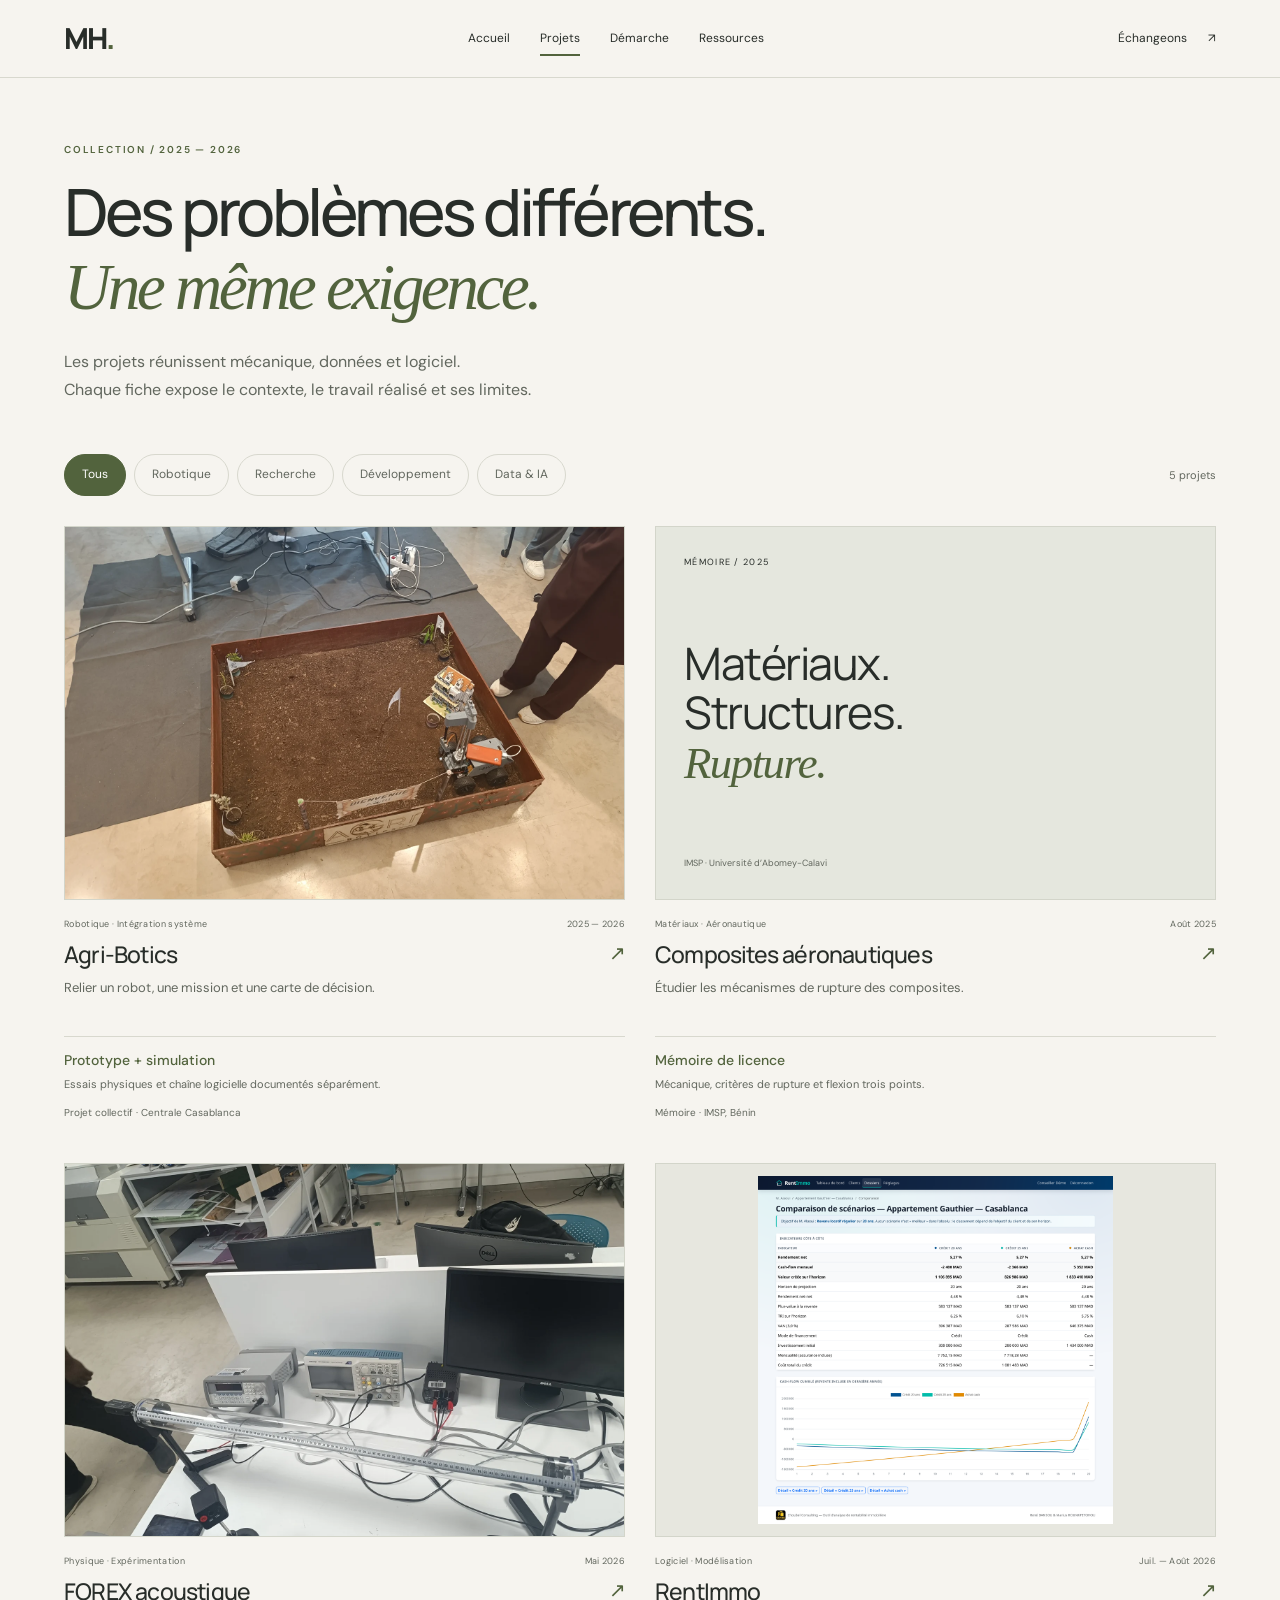
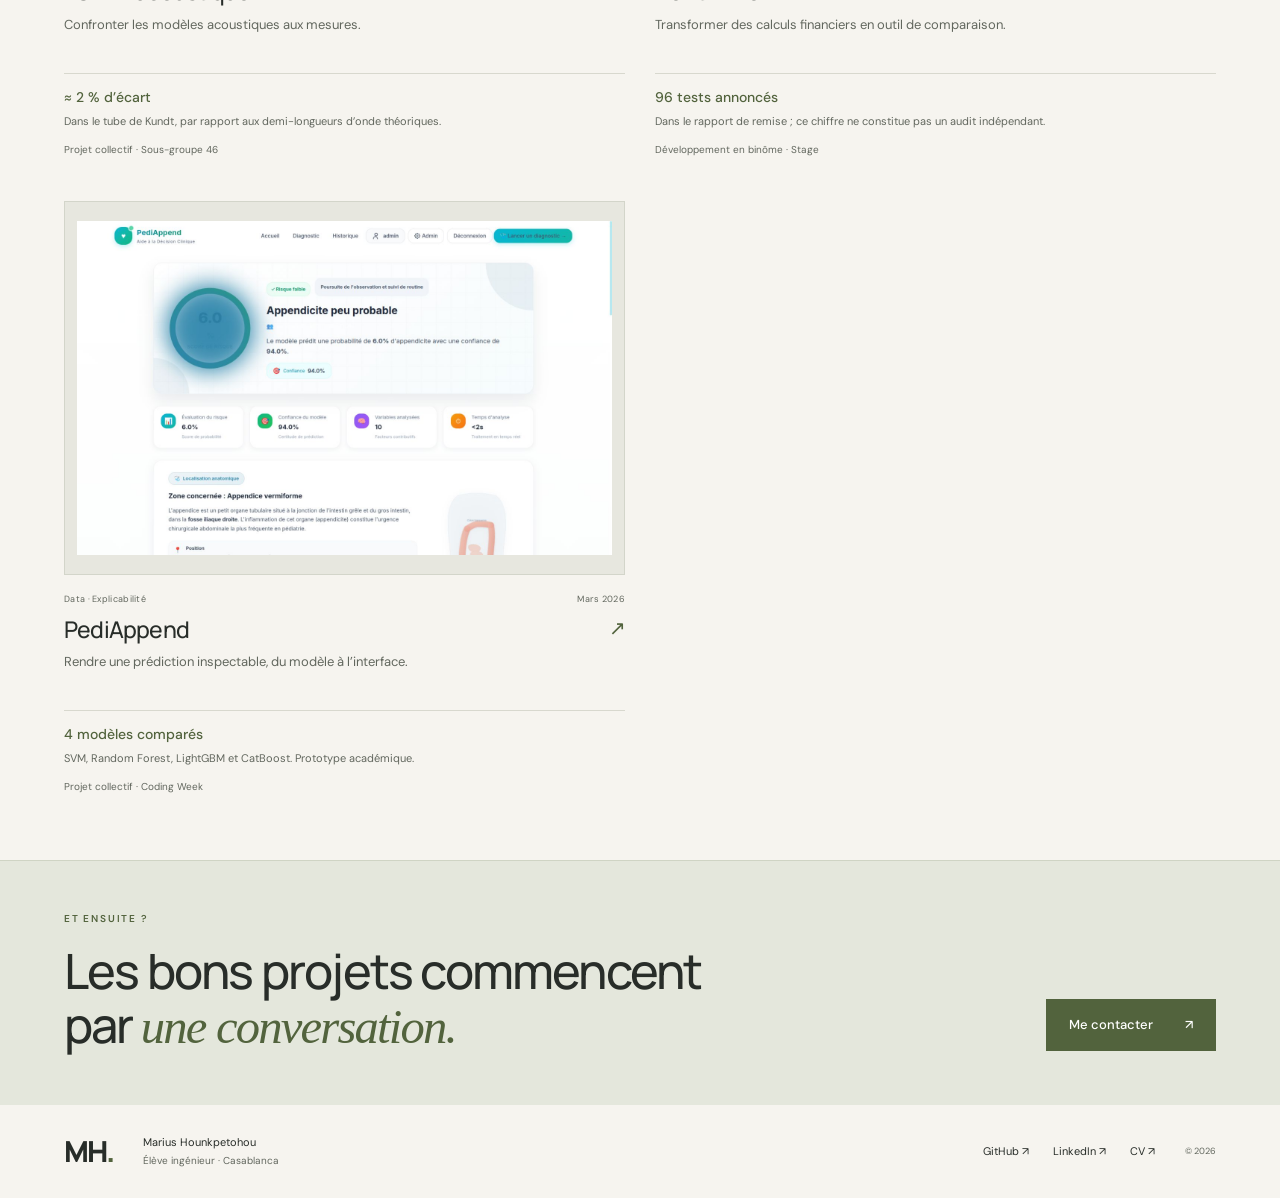
<file: projets.html>
<!doctype html>
<html lang="fr"><head><meta charset="utf-8"><meta name="viewport" content="width=device-width,initial-scale=1"><meta name="theme-color" content="#f6f4ef"><meta name="description" content="Marius Hounkpetohou, élève ingénieur à Centrale Casablanca. Modélisation, robotique et expérimentation : projets, résultats et documents."><title>Projets · Marius Hounkpetohou</title><link rel="icon" href="assets/favicon.svg"><link rel="stylesheet" href="style.css"><script src="app.js" defer></script><script src="wing.js" defer></script></head><body><a class="skip" href="#contenu">Aller au contenu</a><header class="site-header"><a class="brand" href="index.html" aria-label="Marius Hounkpetohou, accueil">MH<span>.</span></a><nav aria-label="Navigation principale"><a href="index.html">Accueil</a><a href="projets.html" aria-current="page">Projets</a><a href="demarche.html">Démarche</a><a href="ressources.html">Ressources</a></nav><a class="nav-contact" href="mailto:mariusstevensdechede.hounkpeto@centrale-casablanca.ma">Échangeons <span aria-hidden="true">↗</span></a></header><main id="contenu"><section class="wrap page-intro"><p class="eyebrow">COLLECTION / 2025 — 2026</p><h1>Des problèmes différents.<br><em>Une même exigence.</em></h1><p class="intro">Les projets réunissent mécanique, données et logiciel.<br>Chaque fiche expose le contexte, le travail réalisé et ses limites.</p></section><section class="wrap section project-collection"><div class="filter-line"><div class="filters" role="group" aria-label="Filtrer les projets"><button data-filter="Tous" aria-pressed="true">Tous</button><button data-filter="Robotique" aria-pressed="false">Robotique</button><button data-filter="Recherche" aria-pressed="false">Recherche</button><button data-filter="Développement" aria-pressed="false">Développement</button><button data-filter="Data &amp; IA" aria-pressed="false">Data &amp; IA</button></div><p id="filter-status" role="status">5 projets</p></div><div class="project-grid"><article class="project-card" data-category="Robotique"><a href="projet-agribotics.html" class="project-image agribotics"><img src="assets/agri-prototype.webp" alt="Prototype sur la parcelle de démonstration." loading="lazy" width="800" height="540"><span class="image-action" aria-hidden="true">Explorer ↗</span></a><div class="project-meta"><span>Robotique · Intégration système</span><time>2025 — 2026</time></div><h3><a href="projet-agribotics.html">Agri-Botics <span aria-hidden="true">↗</span></a></h3><p>Relier un robot, une mission et une carte de décision.</p><div class="evidence"><strong>Prototype + simulation</strong><span>Essais physiques et chaîne logicielle documentés séparément.</span></div><small class="collaboration">Projet collectif · Centrale Casablanca</small></article><article class="project-card" data-category="Recherche"><a href="projet-composites.html" class="project-image composites"><div class="text-cover"><span>MÉMOIRE / 2025</span><strong>Matériaux.<br>Structures.<br><i>Rupture.</i></strong><small>IMSP · Université d’Abomey-Calavi</small></div><span class="image-action" aria-hidden="true">Explorer ↗</span></a><div class="project-meta"><span>Matériaux · Aéronautique</span><time>Août 2025</time></div><h3><a href="projet-composites.html">Composites aéronautiques <span aria-hidden="true">↗</span></a></h3><p>Étudier les mécanismes de rupture des composites.</p><div class="evidence"><strong>Mémoire de licence</strong><span>Mécanique, critères de rupture et flexion trois points.</span></div><small class="collaboration">Mémoire · IMSP, Bénin</small></article><article class="project-card" data-category="Recherche"><a href="projet-forex.html" class="project-image forex"><img src="assets/acoustique-labo.webp" alt="Montage expérimental en laboratoire." loading="lazy" width="800" height="540"><span class="image-action" aria-hidden="true">Explorer ↗</span></a><div class="project-meta"><span>Physique · Expérimentation</span><time>Mai 2026</time></div><h3><a href="projet-forex.html">FOREX acoustique <span aria-hidden="true">↗</span></a></h3><p>Confronter les modèles acoustiques aux mesures.</p><div class="evidence"><strong>≈ 2 % d’écart</strong><span>Dans le tube de Kundt, par rapport aux demi-longueurs d’onde théoriques.</span></div><small class="collaboration">Projet collectif · Sous-groupe 46</small></article><article class="project-card" data-category="Développement"><a href="projet-rentimmo.html" class="project-image rentimmo"><img src="assets/rentimmo.png" alt="Comparaison de scénarios dans le jeu de démonstration RentImmo." loading="lazy" width="800" height="540"><span class="image-action" aria-hidden="true">Explorer ↗</span></a><div class="project-meta"><span>Logiciel · Modélisation</span><time>Juil. — Août 2026</time></div><h3><a href="projet-rentimmo.html">RentImmo <span aria-hidden="true">↗</span></a></h3><p>Transformer des calculs financiers en outil de comparaison.</p><div class="evidence"><strong>96 tests annoncés</strong><span>Dans le rapport de remise ; ce chiffre ne constitue pas un audit indépendant.</span></div><small class="collaboration">Développement en binôme · Stage</small></article><article class="project-card" data-category="Data &amp; IA"><a href="projet-pediappend.html" class="project-image pediappend"><img src="assets/pediappend-interface.jpg" alt="Résultat sur un cas fictif — prototype académique." loading="lazy" width="800" height="540"><span class="image-action" aria-hidden="true">Explorer ↗</span></a><div class="project-meta"><span>Data · Explicabilité</span><time>Mars 2026</time></div><h3><a href="projet-pediappend.html">PediAppend <span aria-hidden="true">↗</span></a></h3><p>Rendre une prédiction inspectable, du modèle à l’interface.</p><div class="evidence"><strong>4 modèles comparés</strong><span>SVM, Random Forest, LightGBM et CatBoost. Prototype académique.</span></div><small class="collaboration">Projet collectif · Coding Week</small></article></div></section><section class="contact-band"><div class="wrap"><p class="eyebrow">ET ENSUITE ?</p><h2>Les bons projets commencent<br>par <em>une conversation.</em></h2><a class="button" href="mailto:mariusstevensdechede.hounkpeto@centrale-casablanca.ma">Me contacter <span aria-hidden="true">↗</span></a></div></section></main><footer class="wrap site-footer"><a class="brand" href="index.html">MH<span>.</span></a><p>Marius Hounkpetohou<br><span>Élève ingénieur · Casablanca</span></p><div><a href="https://github.com/Mavens06" target="_blank" rel="noopener">GitHub ↗</a><a href="https://www.linkedin.com/in/marius-hounkpetohou/" target="_blank" rel="noopener">LinkedIn ↗</a><a href="assets/Forum_CV.pdf" target="_blank" rel="noopener">CV ↗</a></div><small>© 2026</small></footer><dialog class="lightbox" aria-label="Image du projet en grand"><button class="close-lightbox" aria-label="Fermer l’image">Fermer ×</button><img alt=""><p></p></dialog></body></html>
</file>
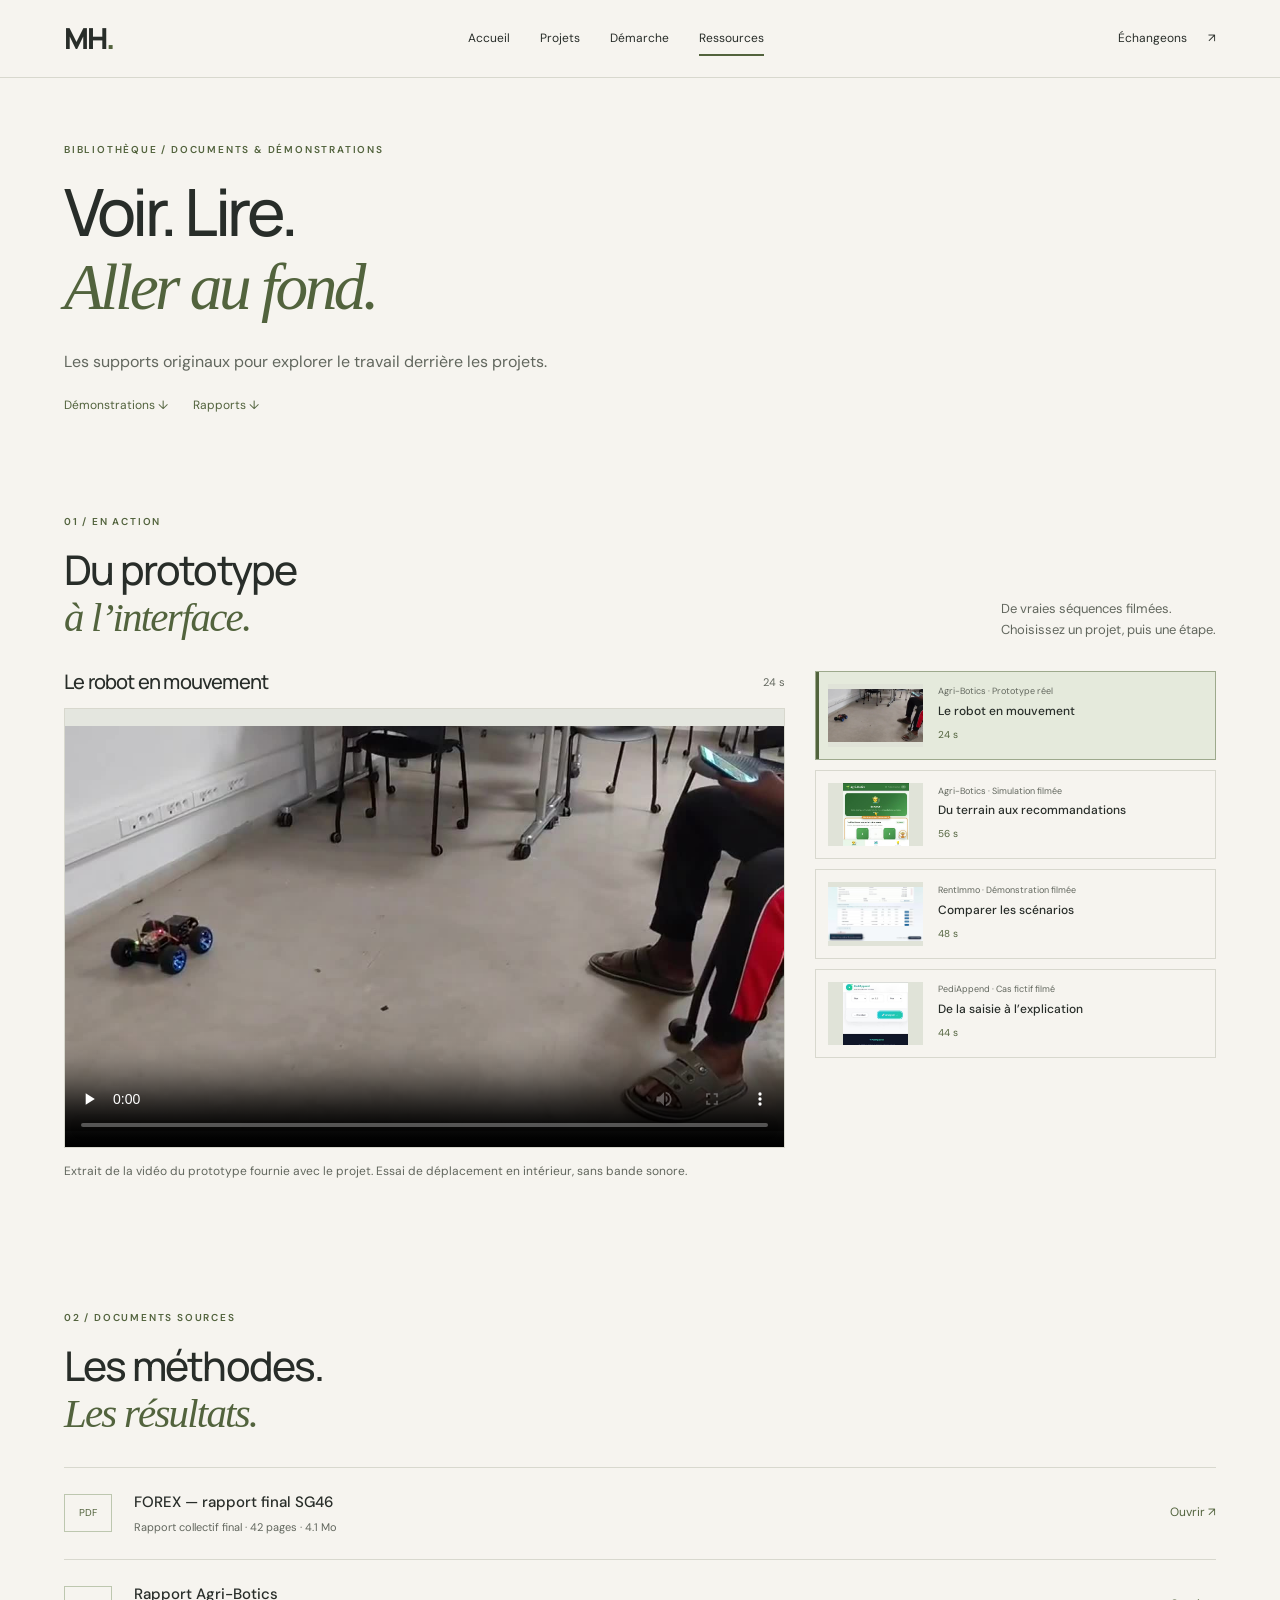
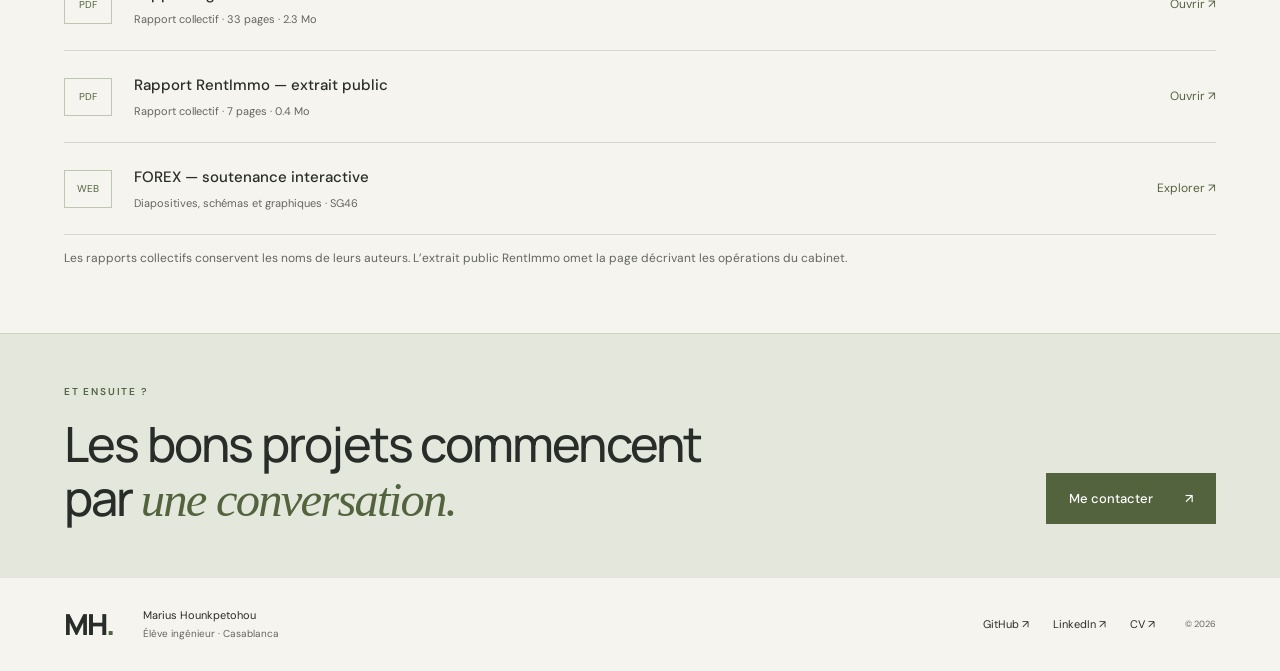
<file: ressources.html>
<!doctype html>
<html lang="fr"><head><meta charset="utf-8"><meta name="viewport" content="width=device-width,initial-scale=1"><meta name="theme-color" content="#f6f4ef"><meta name="description" content="Marius Hounkpetohou, élève ingénieur à Centrale Casablanca. Modélisation, robotique et expérimentation : projets, résultats et documents."><title>Rapports &amp; démonstrations · Marius Hounkpetohou</title><link rel="icon" href="assets/favicon.svg"><link rel="stylesheet" href="style.css"><script src="app.js" defer></script><script src="wing.js" defer></script></head><body><a class="skip" href="#contenu">Aller au contenu</a><header class="site-header"><a class="brand" href="index.html" aria-label="Marius Hounkpetohou, accueil">MH<span>.</span></a><nav aria-label="Navigation principale"><a href="index.html">Accueil</a><a href="projets.html">Projets</a><a href="demarche.html">Démarche</a><a href="ressources.html" aria-current="page">Ressources</a></nav><a class="nav-contact" href="mailto:mariusstevensdechede.hounkpeto@centrale-casablanca.ma">Échangeons <span aria-hidden="true">↗</span></a></header><main id="contenu"><section class="wrap page-intro"><p class="eyebrow">BIBLIOTHÈQUE / DOCUMENTS & DÉMONSTRATIONS</p><h1>Voir. Lire.<br><em>Aller au fond.</em></h1><p class="intro">Les supports originaux pour explorer le travail derrière les projets.</p><div class="local-nav"><a href="#films">Démonstrations ↓</a><a href="#documents">Rapports ↓</a></div></section><section class="wrap section" id="films"><div class="section-heading"><div><p class="eyebrow">01 / EN ACTION</p><h2>Du prototype<br><em>à l’interface.</em></h2></div><p>De vraies séquences filmées.<br>Choisissez un projet, puis une étape.</p></div><div class="cinema"><div id="demo-stage"><section class="film"><div class="film-heading"><h3>Le robot en mouvement</h3><span>24 s</span></div><video controls playsinline crossorigin="anonymous" preload="none" poster="assets/agribotics-robot-poster.jpg" aria-label="Le robot en mouvement"><source src="assets/agribotics-robot.webm" type="video/webm"><a href="assets/agribotics-robot.webm">Ouvrir la vidéo</a></video><div class="chapters"></div><p class="caption">Extrait de la vidéo du prototype fournie avec le projet. Essai de déplacement en intérieur, sans bande sonore.</p></section></div><div class="demo-list" role="group" aria-label="Choisir une démonstration"><button data-demo="robot" aria-pressed="true"><img src="assets/agribotics-robot-poster.jpg" alt="" loading="lazy"><span><small>Agri-Botics · Prototype réel</small><strong>Le robot en mouvement</strong><time>24 s</time></span></button><button data-demo="agri-interface" aria-pressed="false"><img src="assets/agri-film-v2.jpg" alt="" loading="lazy"><span><small>Agri-Botics · Simulation filmée</small><strong>Du terrain aux recommandations</strong><time>56 s</time></span></button><button data-demo="rentimmo" aria-pressed="false"><img src="assets/rent-film-v2.jpg" alt="" loading="lazy"><span><small>RentImmo · Démonstration filmée</small><strong>Comparer les scénarios</strong><time>48 s</time></span></button><button data-demo="pediappend" aria-pressed="false"><img src="assets/pedi-film-v2.jpg" alt="" loading="lazy"><span><small>PediAppend · Cas fictif filmé</small><strong>De la saisie à l’explication</strong><time>44 s</time></span></button></div></div><noscript><p>Retrouvez toutes les vidéos sur les pages de projet.</p></noscript></section><section class="wrap section" id="documents"><div class="section-heading"><div><p class="eyebrow">02 / DOCUMENTS SOURCES</p><h2>Les méthodes.<br><em>Les résultats.</em></h2></div></div><div class="document-list"><a class="document-row" href="assets/forex-rapport-final.pdf" target="_blank" rel="noopener"><span class="doc-type">PDF</span><span><strong>FOREX — rapport final SG46</strong><small>Rapport collectif final · 42 pages · 4.1 Mo</small></span><span class="doc-open">Ouvrir ↗</span></a><a class="document-row" href="assets/rapport-agribotics.pdf" target="_blank" rel="noopener"><span class="doc-type">PDF</span><span><strong>Rapport Agri-Botics</strong><small>Rapport collectif · 33 pages · 2.3 Mo</small></span><span class="doc-open">Ouvrir ↗</span></a><a class="document-row" href="assets/rapport-rentimmo-public.pdf" target="_blank" rel="noopener"><span class="doc-type">PDF</span><span><strong>Rapport RentImmo — extrait public</strong><small>Rapport collectif · 7 pages · 0.4 Mo</small></span><span class="doc-open">Ouvrir ↗</span></a><a class="document-row" href="assets/forex-soutenance.html" target="_blank" rel="noopener"><span class="doc-type">WEB</span><span><strong>FOREX — soutenance interactive</strong><small>Diapositives, schémas et graphiques · SG46</small></span><span class="doc-open">Explorer ↗</span></a></div><p class="caption">Les rapports collectifs conservent les noms de leurs auteurs. L’extrait public RentImmo omet la page décrivant les opérations du cabinet.</p></section><section class="contact-band"><div class="wrap"><p class="eyebrow">ET ENSUITE ?</p><h2>Les bons projets commencent<br>par <em>une conversation.</em></h2><a class="button" href="mailto:mariusstevensdechede.hounkpeto@centrale-casablanca.ma">Me contacter <span aria-hidden="true">↗</span></a></div></section></main><footer class="wrap site-footer"><a class="brand" href="index.html">MH<span>.</span></a><p>Marius Hounkpetohou<br><span>Élève ingénieur · Casablanca</span></p><div><a href="https://github.com/Mavens06" target="_blank" rel="noopener">GitHub ↗</a><a href="https://www.linkedin.com/in/marius-hounkpetohou/" target="_blank" rel="noopener">LinkedIn ↗</a><a href="assets/Forum_CV.pdf" target="_blank" rel="noopener">CV ↗</a></div><small>© 2026</small></footer><dialog class="lightbox" aria-label="Image du projet en grand"><button class="close-lightbox" aria-label="Fermer l’image">Fermer ×</button><img alt=""><p></p></dialog></body></html>
</file>
<file: style.css>
@import url('https://fonts.googleapis.com/css2?family=DM+Sans:wght@400;500;600;700&family=Manrope:wght@400;500;600;700;800&display=swap');
:root{--paper:#f6f4ef;--white:#fdfcf9;--ink:#282d29;--muted:#62675e;--olive:#52633d;--line:#d8d8ce;--soft:#e9e9df;--serif:Georgia,'Times New Roman',serif;--sans:'DM Sans',sans-serif;--display:Manrope,sans-serif}
*{box-sizing:border-box}html{scroll-behavior:smooth;scroll-padding-top:100px}body{margin:0;background:var(--paper);color:var(--ink);font:16px/1.65 var(--sans)}a{color:inherit;text-decoration:none}button,input{font:inherit}button{cursor:pointer}img{max-width:100%;height:auto;display:block}h1,h2,h3,p,figure{margin:0}h1,h2,h3{font-family:var(--display);font-weight:500;line-height:1.12}h1{font-size:clamp(42px,5.1vw,76px);letter-spacing:-3.5px}h2{font-size:clamp(30px,3.2vw,46px);letter-spacing:-1.8px}h3{font-size:25px;letter-spacing:-.8px}em{font-family:var(--serif);font-weight:400;color:var(--olive)}p{color:var(--muted)}a,button{touch-action:manipulation}a:focus-visible,button:focus-visible,input:focus-visible{outline:3px solid var(--olive);outline-offset:5px}::selection{background:#dbe3cc}a:hover{color:var(--olive)}.wrap{width:min(1160px,90%);margin-inline:auto}.section{padding-block:64px}.eyebrow{font-size:10px;line-height:1.5;letter-spacing:1.8px;font-weight:600;color:var(--olive);margin-bottom:18px}.caption{font-size:12px;line-height:1.65;color:var(--muted);margin-top:14px}.button{display:inline-flex;align-items:center;justify-content:space-between;gap:32px;padding:14px 22px;background:var(--olive);color:white;font-size:13px;font-weight:500;border:1px solid var(--olive);transition:background .2s,transform .2s;min-height:48px}.button:hover{background:#394c27;color:#fff;transform:translateY(-2px)}.button.secondary{background:transparent;color:var(--olive);border-color:#a8b19b}.button.secondary:hover{background:var(--soft)}.text-link{display:inline-block;padding:10px 0;border-bottom:1px solid #a7b098;font-size:13px;font-weight:500}.text-link:hover{border-color:var(--olive)}.skip{position:fixed;top:-100px;left:20px;padding:12px 20px;background:var(--olive);color:white;z-index:100}.skip:focus{top:10px}.site-header{height:78px;display:flex;align-items:center;justify-content:space-between;padding:0 5%;border-bottom:1px solid var(--line);background:#f6f4eff5;position:sticky;top:0;z-index:20;backdrop-filter:blur(12px)}.brand{font:800 29px/1 var(--display);letter-spacing:-2px}.brand span{color:var(--olive)}.site-header nav{display:flex;gap:30px;font-size:12px}.site-header nav a{padding:12px 0;position:relative}.site-header nav a[aria-current=page]:after{content:'';position:absolute;bottom:4px;left:0;right:0;height:2px;background:var(--olive)}.nav-contact{font-size:12px}.nav-contact span{margin-left:18px}.hero{position:relative;display:grid;grid-template-columns:1.4fr .8fr;align-items:center;gap:38px 7%;padding-top:40px}.hero-role{font-size:13px;margin-bottom:25px}.hero .eyebrow{margin-bottom:10px}.hero h1{font-size:clamp(46px,5.4vw,80px);line-height:1.04;letter-spacing:-3.8px;margin-bottom:24px}.hero h1 em{letter-spacing:-3px}.intro{font-size:16px;line-height:1.75;max-width:690px}.hero-actions{display:flex;align-items:center;gap:26px;margin-top:28px;flex-wrap:wrap}.portrait{position:relative;max-width:360px;justify-self:end;width:100%;border-radius:180px 180px 5px 5px;overflow:hidden;background:#3c4138}.portrait img{width:100%;aspect-ratio:4/5;object-fit:cover}.portrait:after{content:'';position:absolute;inset:65% 0 0;background:linear-gradient(transparent,#20281ed9);pointer-events:none}.portrait figcaption{position:absolute;z-index:1;bottom:23px;left:24px;right:24px;color:white;display:flex;justify-content:space-between;align-items:center;gap:10px}.portrait figcaption span{font-size:8px;letter-spacing:1.2px}.portrait figcaption small{font-size:10px;color:#e0e4da}.hero-foot{grid-column:1/-1;display:flex;gap:32px;border-block:1px solid var(--line);padding:17px 0;font-size:9px;letter-spacing:1.4px;color:var(--muted);margin-top:4px}.hero-foot a{margin-left:auto;letter-spacing:0;font-size:11px}.section-heading{display:flex;justify-content:space-between;align-items:end;gap:30px;margin-bottom:30px}.section-heading>p{font-size:13px;max-width:340px}.project-grid{display:grid;grid-template-columns:repeat(2,minmax(0,1fr));gap:42px 30px}.project-grid.featured{grid-template-columns:repeat(3,minmax(0,1fr));gap:26px}.project-card{min-width:0;position:relative}.project-card[hidden]{display:none}.project-image{position:relative;display:block;background:#e7e7df;overflow:hidden;aspect-ratio:1.5;border:1px solid #d3d5ca}.project-image img{width:100%;height:100%;object-fit:cover;transition:transform .5s}.project-image.rentimmo img,.project-image.pediappend img{object-fit:contain;padding:12px}.project-image.agribotics img{object-position:center 65%}.image-action{position:absolute;bottom:12px;right:12px;background:var(--white);color:var(--ink);font-size:11px;padding:7px 11px;opacity:0;transform:translateY(8px);transition:opacity .2s,transform .2s}.project-image:hover img{transform:scale(1.035)}.project-image:hover .image-action,.project-image:focus-visible .image-action{opacity:1;transform:none}.project-meta{display:flex;justify-content:space-between;gap:10px;margin:17px 0 10px;font-size:9px;letter-spacing:.3px;color:var(--muted)}.project-card h3{font-size:23px;margin-bottom:10px}.project-card h3 a{display:flex;justify-content:space-between;gap:12px}.project-card h3 span{font-size:20px;color:var(--olive)}.project-card>p{font-size:13px;line-height:1.6;margin-bottom:16px;min-height:42px}.evidence{border-top:1px solid var(--line);padding-top:12px;display:flex;flex-direction:column;gap:4px}.evidence strong{font-size:14px;font-weight:500;color:var(--olive)}.evidence span{font-size:11px;line-height:1.55;color:var(--muted)}.collaboration{display:block;margin-top:12px;font-size:10px;color:var(--muted)}.all-projects{margin-top:27px}.all-projects span{margin-left:30px}.origin-band{background:var(--soft);border-block:1px solid var(--line)}.origin{padding-block:55px;display:grid;grid-template-columns:1.2fr 1fr;gap:10%;align-items:center}.origin>div>p:not(.eyebrow){font-size:14px;max-width:480px;margin:20px 0 12px}.memoir{display:block;border-left:1px solid #bbc3af;padding:12px 0 12px 35px}.memoir h3{font-size:31px;position:relative;margin-bottom:18px}.memoir h3 span{position:absolute;right:0;top:0;color:var(--olive)}.memoir>p{font-size:13px}.memoir>small{display:block;color:var(--muted);font-size:10px;margin-top:18px}.access-strip{display:grid;grid-template-columns:1fr 1fr;gap:8%;padding-block:55px;align-items:center}.access-strip h2{font-size:34px}.access-strip>div>a{display:flex;align-items:center;gap:20px;border-bottom:1px solid var(--line);padding:20px 0}.access-strip strong{font:400 34px var(--serif);color:var(--olive)}.access-strip span{font-size:14px}.access-strip small{display:block;font-size:11px;color:var(--muted);margin-top:3px}.access-strip b{margin-left:auto;font-weight:400}.contact-band{background:#e4e7dc;border-top:1px solid #cfd4c4;padding:50px 0}.contact-band .wrap{position:relative}.contact-band h2{font-size:clamp(29px,3.8vw,52px);max-width:760px}.contact-band .button{position:absolute;right:0;bottom:4px}.site-footer{display:flex;align-items:center;gap:30px;padding-block:28px;font-size:11px}.site-footer p{color:var(--ink)}.site-footer p span{font-size:10px;color:var(--muted)}.site-footer>div{display:flex;gap:24px;margin-left:auto}.site-footer>small{font-size:9px;color:var(--muted)}.page-intro{padding-top:64px;padding-bottom:34px}.page-intro h1{margin-bottom:24px}.page-intro .intro{max-width:720px}.filter-line{display:flex;align-items:center;justify-content:space-between;gap:20px;margin-bottom:30px}.project-collection{padding-top:16px}.filters{display:flex;flex-wrap:wrap;gap:8px}.filters button{border:1px solid var(--line);padding:10px 17px;min-height:42px;background:transparent;border-radius:30px;color:var(--muted);font-size:12px}.filters button:hover{background:var(--soft)}.filters button[aria-pressed=true]{background:var(--olive);border-color:var(--olive);color:white}.filter-line>p{font-size:11px;white-space:nowrap}.text-cover{padding:28px;height:100%;display:flex;flex-direction:column;justify-content:space-between;color:var(--ink);background:#e5e7de}.text-cover>span{font-size:9px;letter-spacing:1.3px}.text-cover strong{font:400 clamp(24px,3.5vw,47px)/1.1 var(--display);letter-spacing:-1.5px}.text-cover i{font-family:var(--serif);color:var(--olive)}.text-cover small{font-size:9px;color:var(--muted)}.methods{display:grid;grid-template-columns:repeat(3,1fr);gap:40px;padding-top:25px}.methods article{border-top:1px solid var(--line);padding-top:24px}.step{font-size:10px;letter-spacing:1px;color:var(--olive)}.methods h2{font-size:27px;letter-spacing:-1px;margin:22px 0 18px}.methods p{font-size:13px;min-height:65px}.methods .text-link{font-size:11px;margin-top:10px}.technical-band{background:#e9e8df;border-block:1px solid var(--line);padding-block:56px}.technical{display:grid;grid-template-columns:.8fr 1.2fr;gap:7%;align-items:center}.technical>div>p:not(.eyebrow){margin-top:20px;font-size:14px}.technical .caption{font-size:11px!important}.wing-study{border:1px solid #cbd0c1;background:#f5f4ee;min-width:0}.study-top{display:flex;align-items:center;justify-content:space-between;padding:16px;gap:14px;font-size:8px;letter-spacing:1px}.study-top button{font-size:10px;padding:8px 10px;border:1px solid #bac3ac;border-radius:20px;background:transparent;color:var(--olive);min-height:36px;white-space:nowrap}#wing-canvas{width:100%;height:300px;display:block;touch-action:pan-y}.wing-controls{display:grid;grid-template-columns:1fr 1fr;gap:20px;padding:18px;border-top:1px solid var(--line)}.wing-controls label{font-size:11px;color:var(--muted)}.wing-controls output{float:right;color:var(--olive)}.wing-controls input{width:100%;accent-color:var(--olive);margin:12px 0 0;min-height:22px}.wing-key{padding:0 18px 18px;font-size:10px;display:flex;flex-direction:column;color:var(--muted)}.skill-rows{border-top:1px solid var(--line)}.skill-rows article{display:grid;grid-template-columns:1fr 1fr 1.2fr;gap:25px;align-items:start;padding:25px 0;border-bottom:1px solid var(--line)}.skill-rows h3{font-size:19px;letter-spacing:-.4px}.skill-rows p{font-size:13px;color:var(--ink)}.skill-rows span{font-size:12px;color:var(--muted)}.journey{display:grid;grid-template-columns:1fr 1.15fr;gap:10%;border-top:1px solid var(--line)}.journey>div>p:not(.eyebrow){font-size:14px;margin:20px 0 25px}.timeline article{padding:0 0 24px 22px;border-left:1px solid #b7c1a9;position:relative}.timeline article:before{content:'';position:absolute;width:7px;height:7px;left:-4px;top:8px;background:var(--olive);border-radius:50%}.timeline time{font-size:10px;color:var(--olive);letter-spacing:.6px}.timeline h3{font-size:20px;margin:10px 0 7px}.timeline p{font-size:13px}.local-nav{display:flex;gap:25px;margin-top:20px;font-size:12px;color:var(--olive)}.cinema{display:grid;grid-template-columns:1.8fr 1fr;gap:30px;align-items:start}.film{min-width:0}.film-heading{display:flex;justify-content:space-between;gap:20px;align-items:center;margin-bottom:15px}.film-heading h3{font-size:20px}.film-heading>span{font-size:11px;color:var(--muted)}.film video{display:block;width:100%;height:auto;max-height:440px;min-height:220px;aspect-ratio:16/10;object-fit:contain;background:#e4e6df;border:1px solid var(--line)}.film video::cue{color:#fff;background:#1e251de8;font-size:14px}.chapters{display:flex;flex-wrap:wrap;gap:7px;margin-top:12px}.chapters:empty{display:none}.chapters button{font-size:10px;background:var(--white);border:1px solid #bdc6b1;padding:8px 11px;border-radius:20px;min-height:36px;color:var(--ink)}.chapters button:hover{background:#e5eadb}.chapters time{color:var(--olive);margin-right:4px}.demo-list{display:flex;flex-direction:column;gap:10px}.demo-list button{display:flex;align-items:center;gap:15px;text-align:left;padding:12px;border:1px solid var(--line);background:transparent;color:var(--ink);width:100%}.demo-list button[aria-pressed=true]{background:#e5eadc;border-color:#9da98c;box-shadow:inset 3px 0 var(--olive)}.demo-list img{width:95px;aspect-ratio:1.5;object-fit:contain;background:#e0e3d8}.demo-list span{min-width:0}.demo-list small{font-size:9px;display:block;color:var(--muted)}.demo-list strong{display:block;font-size:12px;line-height:1.5;margin-top:3px;font-weight:500}.demo-list time{font-size:10px;color:var(--olive)}.document-list{border-top:1px solid var(--line)}.document-row{display:flex;align-items:center;gap:22px;padding:22px 0;border-bottom:1px solid var(--line);transition:background .2s}.document-row:hover{background:#eeefe6}.doc-type{font-size:10px;color:var(--olive);border:1px solid #bdc7af;padding:10px;width:48px;text-align:center;flex-shrink:0}.document-row strong{font-size:15px;font-weight:500;display:block}.document-row small{font-size:11px;color:var(--muted);display:block;margin-top:4px}.doc-open{margin-left:auto;font-size:12px;color:var(--olive);white-space:nowrap}.case-intro{padding-top:32px;padding-bottom:36px}.back-link{display:inline-block;color:var(--muted);font-size:12px;margin-bottom:34px}.case-intro h1{font-size:clamp(37px,4.4vw,64px);margin-bottom:24px}.case-intro>.intro{max-width:850px;font-size:16px}.case-meta{display:flex;align-items:center;justify-content:space-between;gap:20px;margin-top:24px;border-top:1px solid var(--line);padding-top:18px;font-size:11px;color:var(--muted)}.tags{display:flex;flex-wrap:wrap;gap:8px}.tags span{font-size:10px;padding:4px 9px;border:1px solid var(--line)}.case-hero img{width:100%;height:420px;object-fit:contain;background:#e7e8df}.case-hero figcaption{font-size:11px;color:var(--muted);padding-top:10px}.case-layout{display:grid;grid-template-columns:230px minmax(0,1fr);gap:7%;padding-top:48px;padding-bottom:70px}.case-aside{align-self:start;position:sticky;top:110px}.case-aside nav{display:flex;flex-direction:column;gap:12px;font-size:12px;border-left:1px solid #bdc5b1;padding-left:18px}.case-aside>.text-link{margin-top:25px;font-size:11px}.case-body{max-width:800px;min-width:0}.case-body>section{padding-bottom:42px;margin-bottom:42px;border-bottom:1px solid var(--line);scroll-margin-top:110px}.case-body h2{font-size:36px;margin-bottom:24px}.case-body p{font-size:14px;line-height:1.8;margin-bottom:18px}.context-note{border-left:2px solid #a3b28f;padding:10px 0 1px 20px;margin-top:26px}.context-note>strong{font-size:11px;letter-spacing:.4px;color:var(--olive)}.context-note p{font-size:13px;margin:8px 0}.case-steps{padding-left:28px;list-style:decimal-leading-zero}.case-steps li{padding-left:12px;margin-bottom:28px}.case-steps li::marker{font-size:12px;color:var(--olive)}.case-steps h3{font-size:20px;margin-bottom:12px}.result-highlight{background:#e7ecde;border-left:3px solid var(--olive);padding:24px;margin-bottom:24px}.result-highlight>strong{font:400 38px var(--serif);color:var(--olive)}.result-highlight>p{margin:8px 0 0;font-size:12px}.case-body .document-row{margin-top:25px}.gallery-grid{display:grid;grid-template-columns:1fr 1fr;gap:20px;margin-bottom:36px}.gallery-item{padding:0;border:0;text-align:left;background:transparent;color:var(--muted);width:100%;cursor:zoom-in}.gallery-item img{width:100%;height:190px;object-fit:contain;background:#e5e7df}.gallery-item span{display:block;font-size:11px;line-height:1.55;padding-top:8px}.case-body .film{margin-top:35px}.case-body .film .caption{font-size:12px}.takeaway{background:#e9ecdf;padding:22px 26px;margin-top:28px}.takeaway>strong{font-size:11px;text-transform:uppercase;letter-spacing:1px;color:var(--olive)}.takeaway p{margin:10px 0 0}.lightbox{width:min(1100px,95%);max-height:94svh;border:1px solid #afb7a0;background:var(--white);padding:20px}.lightbox::backdrop{background:#20271ee0;backdrop-filter:blur(6px)}.lightbox img{max-height:72svh;object-fit:contain;width:100%;margin-top:12px}.lightbox p{font-size:12px;margin-top:12px}.close-lightbox{display:block;margin-left:auto;padding:10px 16px;border:1px solid var(--line);background:var(--soft);color:var(--ink);font-size:12px}.reveal{animation:arrive .5s both}@keyframes arrive{from{opacity:.4;transform:translateY(12px)}to{opacity:1;transform:none}}@view-transition{navigation:auto}
@media(min-width:1600px){.hero{padding-top:55px}.portrait{max-width:390px}}
@media(max-width:1000px){.site-header nav{gap:20px}.hero{gap:30px 5%}.hero h1{font-size:57px}.portrait{max-width:310px}.hero-actions{gap:16px}.featured .project-card h3{font-size:20px}.project-meta{flex-direction:column;gap:2px}.technical{grid-template-columns:1fr 1.3fr;gap:4%}.contact-band .button{position:static;margin-top:25px}.case-layout{grid-template-columns:180px minmax(0,1fr);gap:5%}.cinema{grid-template-columns:1.6fr 1fr}.demo-list img{width:70px}.case-meta{align-items:start;flex-direction:column}}
@media(max-width:760px){html{scroll-padding-top:80px}.site-header{height:66px;padding:0 5%;gap:15px}.site-header nav{gap:17px;font-size:11px}.nav-contact{display:none}.brand{font-size:26px}.wrap{width:90%}.section{padding-block:42px}.hero{padding-top:30px;grid-template-columns:1fr 155px;gap:22px}.hero-copy{display:contents}.hero .eyebrow{grid-column:1/-1;margin:0;font-size:8px}.hero-role{grid-column:1/-1;margin:0;font-size:11px}.hero h1{font-size:42px;letter-spacing:-2px;grid-column:1;grid-row:3;margin:0}.hero h1 em{letter-spacing:-1.5px}.portrait{grid-column:2;grid-row:3;align-self:center;width:155px}.portrait figcaption{display:none}.hero .intro{grid-column:1/-1;font-size:14px}.hero-actions{grid-column:1/-1;margin-top:0;gap:20px}.hero-foot{gap:18px;margin-top:0;font-size:8px;padding:13px 0}.hero-foot>a{display:none}.hero-actions .button{font-size:12px;padding:12px 16px;gap:16px}.hero-actions .text-link{font-size:12px}.section-heading{align-items:start;flex-direction:column;gap:16px;margin-bottom:24px}.section-heading>p{font-size:12px}.project-grid.featured{grid-template-columns:1fr;gap:32px}.featured .project-card{display:grid;grid-template-columns:.9fr 1fr;gap:0 20px;align-items:start}.featured .project-image{grid-column:1;grid-row:1/6;aspect-ratio:3/4}.featured .project-image img{object-fit:cover}.featured .project-image.rentimmo img{object-fit:contain;padding:5px}.featured .project-meta{margin:0 0 8px;font-size:8px}.featured .project-card h3{font-size:20px;margin-bottom:10px}.featured .project-card>p{font-size:12px;margin-bottom:10px;min-height:0}.featured .evidence strong{font-size:12px}.featured .evidence span{font-size:10px}.featured .collaboration{font-size:9px}.origin{padding-block:38px;grid-template-columns:1fr;gap:28px}.memoir{border-left:0;border-top:1px solid #bbc3af;padding:26px 0 0}.memoir h3{font-size:30px}.access-strip{grid-template-columns:1fr;gap:15px;padding-block:38px}.access-strip h2{font-size:29px}.contact-band{padding-block:38px}.site-footer{flex-wrap:wrap;gap:20px}.site-footer>div{margin-left:0;gap:20px}.site-footer>small{margin-left:auto}.page-intro{padding-top:35px;padding-bottom:22px}.page-intro h1{font-size:40px;letter-spacing:-2px}.intro{font-size:14px}.project-grid{gap:35px 20px}.project-card h3{font-size:22px}.project-card>p{font-size:12px}.filter-line{align-items:start;flex-direction:column;gap:10px}.filters{gap:7px}.filters button{font-size:11px;padding:8px 13px}.filter-line>p{font-size:10px}.project-collection{padding-top:10px}.text-cover{padding:17px}.text-cover strong{font-size:26px}.text-cover small{display:none}.methods{grid-template-columns:1fr;gap:24px}.methods h2{margin:14px 0;font-size:28px}.methods p{min-height:0}.methods .text-link{margin-top:8px}.technical-band{padding-block:36px}.technical{grid-template-columns:1fr;gap:25px}.technical>div>p:not(.eyebrow){font-size:13px}.technical h2 br{display:none}.technical h2 em{margin-left:8px}#wing-canvas{height:260px}.skill-rows article{grid-template-columns:1fr;gap:10px;padding:22px 0}.journey{grid-template-columns:1fr;gap:35px}.cinema{grid-template-columns:1fr;gap:25px}.demo-list{display:grid;grid-template-columns:1fr 1fr;gap:8px}.demo-list button{display:block;padding:10px}.demo-list img{width:100%;height:80px;object-fit:contain;margin-bottom:7px}.film-heading h3{font-size:18px}.film video{min-height:190px;max-height:360px}.document-row{gap:12px;padding:19px 0}.document-row strong{font-size:13px}.document-row small{font-size:10px}.doc-open{font-size:10px}.case-intro{padding-top:24px}.back-link{margin-bottom:25px}.case-intro h1{font-size:38px;letter-spacing:-1.7px}.case-intro>.intro{font-size:14px}.case-hero img{height:290px}.case-layout{display:block;padding-top:25px;padding-bottom:45px}.case-aside{position:static;margin-bottom:35px}.case-aside nav{flex-direction:row;flex-wrap:wrap;gap:12px 20px;font-size:11px;border-left:0;border-bottom:1px solid var(--line);padding:0 0 15px}.case-aside .eyebrow{display:none}.case-aside>.text-link{margin-top:12px}.case-body h2{font-size:30px}.case-body>section{padding-bottom:30px;margin-bottom:30px}.case-body p{font-size:13px}.gallery-grid{gap:15px}.gallery-item img{height:145px}.gallery-item span{font-size:10px}.result-highlight>strong{font-size:31px}}
@media(max-width:430px){.site-header nav{gap:12px;font-size:10px}.hero{grid-template-columns:1fr 120px;gap:18px}.hero h1{font-size:35px;letter-spacing:-1.8px}.portrait{width:120px}.hero-role{font-size:10px}.hero .intro{font-size:13px}.hero-foot{gap:15px;font-size:7px}.featured .project-card{gap:0 15px;grid-template-columns:.8fr 1fr}.featured .project-image{aspect-ratio:auto;height:230px}.featured .project-card h3{font-size:19px}.project-grid:not(.featured){grid-template-columns:1fr}.project-grid:not(.featured) .project-meta{flex-direction:row}.project-grid:not(.featured) .project-image{aspect-ratio:1.6}.text-cover strong{font-size:34px}.text-cover small{display:block}.page-intro h1{font-size:35px}.doc-open{display:none}.case-intro h1{font-size:33px}.gallery-grid{grid-template-columns:1fr}.gallery-item img{height:220px}.wing-controls{gap:15px;padding:14px}.wing-controls label{font-size:10px}.study-top{padding:12px;font-size:7px}.site-footer>div{width:100%}}
@media(prefers-reduced-motion:reduce){html{scroll-behavior:auto}*,*:before,*:after{animation:none!important;transition:none!important}::view-transition-group(*),::view-transition-old(*),::view-transition-new(*){animation:none!important}}
/* Keep the mobile introduction within a single compact composition. */
@media(max-width:430px){.hero{grid-template-columns:1fr 104px;column-gap:16px}.hero h1{font-size:32px;letter-spacing:-1.7px}.portrait{width:104px}.hero h1 em{letter-spacing:-1.2px}}
</file>
